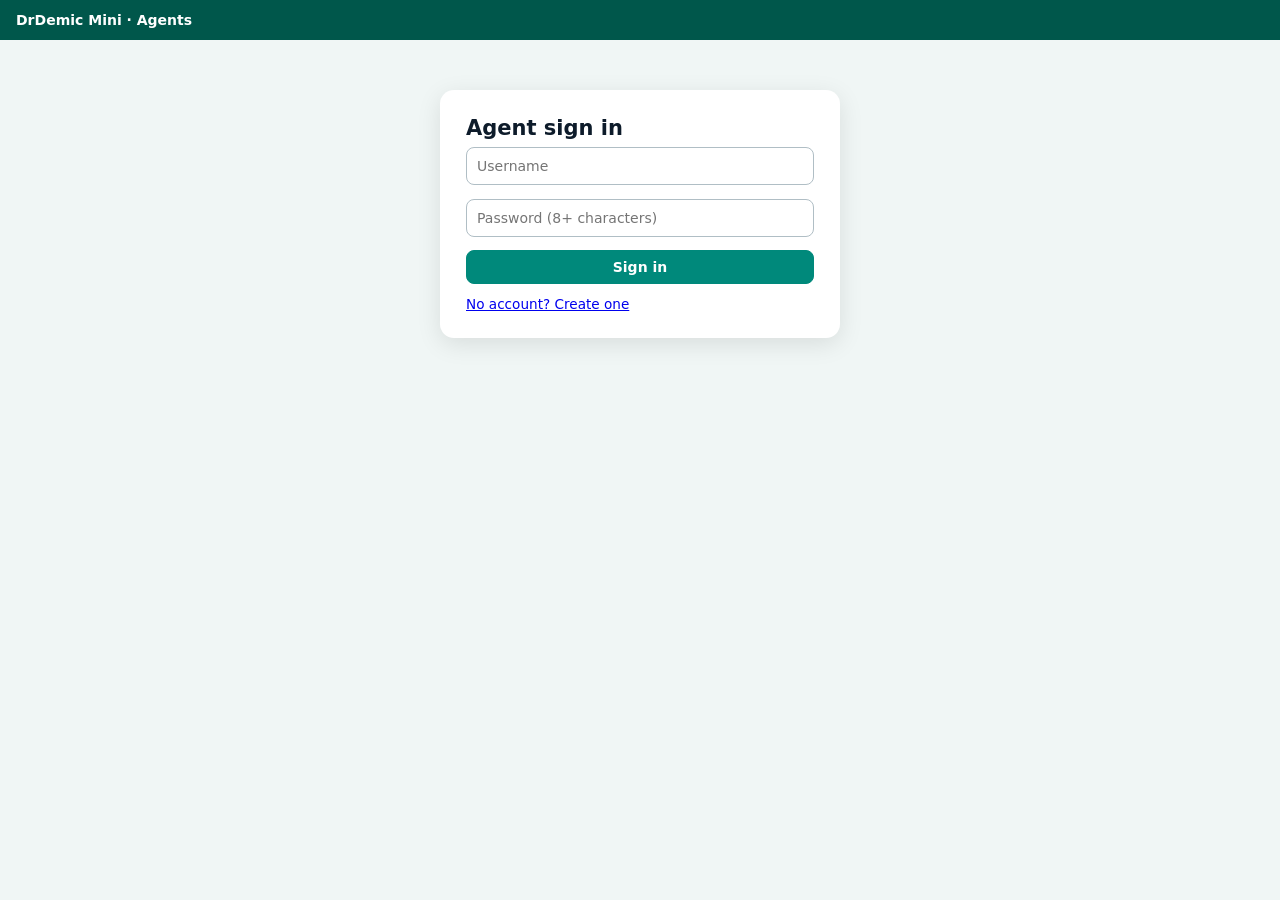
<file: agent.html>
<!DOCTYPE html>
<html lang="en"><head>
<meta charset="UTF-8"/><meta name="viewport" content="width=device-width,initial-scale=1"/>
<title>DrDemic Mini – Agents</title><meta name="robots" content="noindex"/>
<link rel="icon" type="image/png" href="/DRDEMIC-LOGO.png"/>
<style>
*{box-sizing:border-box;margin:0;padding:0}
body{font-family:'Segoe UI',system-ui,sans-serif;background:#F0F6F5;color:#0D1B2A;font-size:14px}
.top{background:#00574B;color:#fff;padding:12px 16px;display:flex;align-items:center}.sp{flex:1}
button{font:inherit;padding:8px 14px;border-radius:8px;border:1.5px solid #00897B;background:#fff;color:#00897B;cursor:pointer;font-weight:600}
button.pri{background:#00897B;color:#fff}
.box{max-width:400px;margin:50px auto;background:#fff;padding:26px;border-radius:14px;box-shadow:0 6px 24px rgba(0,0,0,.1)}
.box input{width:100%;margin:7px 0;padding:10px;border:1.5px solid #B0BEC5;border-radius:8px;font:inherit}
.wrap{max-width:760px;margin:24px auto;padding:0 16px}
.panel{background:#fff;border-radius:12px;padding:18px;box-shadow:0 3px 14px rgba(0,137,123,.14);margin-bottom:16px}
.muted{color:#546E7A;font-size:.85rem}.big{font-size:1.8rem;font-weight:800;color:#00574B}
.stats{display:grid;grid-template-columns:repeat(auto-fit,minmax(150px,1fr));gap:12px;margin-bottom:16px}
.bar{height:8px;background:#E0F2F1;border-radius:4px;overflow:hidden;margin-top:6px}.bar i{display:block;height:100%;background:#00897B}
.badge{background:#E0F2F1;color:#00695C;border-radius:12px;padding:2px 9px;font-size:.75rem;font-weight:700}
#toast{position:fixed;bottom:20px;left:50%;transform:translateX(-50%);background:#00574B;color:#fff;padding:10px 18px;border-radius:10px;display:none}
</style></head><body>
<div class="top"><b>DrDemic Mini · Agents</b><span class="sp"></span><button id="out" style="display:none" onclick="logout()">Sign out</button></div>
<div id="toast"></div>

<div id="v-auth" class="box">
  <h2 id="a-title">Agent sign in</h2>
  <input id="a-name" placeholder="Full name" style="display:none">
  <input id="a-user" placeholder="Username" autocomplete="username">
<input id="a-phone" type="tel" placeholder="Mobile-money number (rewards are paid here)" style="display:none">
<input id="a-phone2" type="tel" placeholder="Confirm the number (type it again)" style="display:none">
  <input id="a-pass" type="password" placeholder="Password (8+ characters)" autocomplete="current-password">
  <input id="a-pass2" type="password" placeholder="Repeat password" style="display:none">
  <label id="a-agree-l" style="display:none;font-size:.8rem;margin:6px 0"><input type="checkbox" id="a-agree" style="width:auto"> I accept that rewards are paid only for genuine, verified paying parents, and that fraud forfeits all rewards.</label>
  <button class="pri" style="width:100%;margin-top:6px" onclick="doAuth()" id="a-btn">Sign in</button>
  <p class="muted" style="margin-top:12px"><a href="#" onclick="setMode(mode==='login'?'signup':'login');return false" id="a-sw">No account? Create one</a></p>
</div>

<div id="v-home" class="wrap" style="display:none">
  <div class="panel" id="status"></div>
  <div id="dash"></div>
</div>

<script>
const $=id=>document.getElementById(id);
const esc=s=>String(s==null?"":s).replace(/&/g,"&amp;").replace(/</g,"&lt;").replace(/>/g,"&gt;").replace(/"/g,"&quot;");
const tzs=n=>Number(n).toLocaleString("en-US")+" TZS";
let token=localStorage.getItem("agent_token"), mode="login";
function toast(m){const t=$("toast");t.textContent=m;t.style.display="block";clearTimeout(toast.t);toast.t=setTimeout(()=>t.style.display="none",3500);}
function logout(){localStorage.removeItem("agent_token");location.reload();}
async function api(path,method="GET",body){
  const h={"Content-Type":"application/json"};if(token)h.Authorization="Bearer "+token;
  let j;try{const r=await fetch("/api/mini/agent"+path,{method,headers:h,body:body?JSON.stringify(body):undefined});
    try{j=await r.json()}catch(e){j={ok:false,error:"Server error"}}j._s=r.status;}catch(e){j={ok:false,error:"Network error"}}
  if(j._s===401&&token&&!path.startsWith("/login")&&!path.startsWith("/signup"))logout();
  return j;
}
function setMode(m){mode=m;const s=m==="signup";
  $("a-title").textContent=s?"Become an agent":"Agent sign in";
["a-name","a-phone","a-phone2","a-pass2"].forEach(i=>$(i).style.display=s?"block":"none");
  $("a-agree-l").style.display=s?"block":"none";
  $("a-btn").textContent=s?"Create account":"Sign in";
  $("a-sw").textContent=s?"Have an account? Sign in":"No account? Create one";}
async function doAuth(){
  const b={username:$("a-user").value,password:$("a-pass").value};
  if(mode==="signup"){
    if($("a-pass2").value!==b.password)return toast("Passwords do not match");
    const ph=$("a-phone").value.replace(/\D/g,""), ph2=$("a-phone2").value.replace(/\D/g,"");
    if(ph!==ph2)return toast("The two phone numbers do not match. Check the number rewards will be sent to.");
    Object.assign(b,{full_name:$("a-name").value,phone:$("a-phone").value,phone_confirm:$("a-phone2").value,confirm_password:$("a-pass2").value,agree_terms:$("a-agree").checked});
  }
  const r=await api(mode==="login"?"/login":"/signup","POST",b);
  if(!r.ok)return toast(r.error||"Failed");
  token=r.token;localStorage.setItem("agent_token",token);home();
}
async function reqLink(){const r=await api("/request_link","POST",{});if(!r.ok)return toast(r.error);toast("Requested. Wait for approval.");home();}
function copy(){const u=$("lnk").value;(navigator.clipboard?navigator.clipboard.writeText(u):Promise.reject()).then(()=>toast("Link copied")).catch(()=>prompt("Copy:",u));}
async function home(){
  const me=await api("/me");if(!me.ok)return;
  $("v-auth").style.display="none";$("v-home").style.display="block";$("out").style.display="inline-block";
  const st=$("status");
  if(me.status==="new"||me.status==="rejected")
    st.innerHTML=`<b>Hello ${esc(me.full_name)}.</b><p class="muted" style="margin:6px 0 10px">${me.status==="rejected"?"Your last request was rejected. You may ask again.":"You need an approved link before you can earn."}</p><button class="pri" onclick="reqLink()">Request my link</button>`;
  else if(me.status==="requested")st.innerHTML=`<b>Request sent ⏳</b><p class="muted">You will see your link here once it is approved.</p>`;
  else if(me.status==="suspended")st.innerHTML=`<b>Your agent account is suspended.</b><p class="muted">Contact DrDemic.</p>`;
  else{
    st.innerHTML=`<b>Your link</b><div style="display:flex;gap:8px;margin-top:8px"><input id="lnk" readonly value="${esc(me.link)}" style="flex:1;padding:9px;border:1.5px solid #B0BEC5;border-radius:8px"><button class="pri" onclick="copy()">Copy</button></div>
      <p class="muted" style="margin-top:8px">Send it to teachers/admins. You earn a reward when 10 different parents of a school have paid.</p>`;
    dash();
  }
}
async function dash(){
  const d=await api("/dashboard");if(!d.ok)return;
  const qualified=d.schools.filter(s=>s.reward_status).length;
  const badge=s=>s==="PAID"?"Paid ✓":s==="PROCESSING"?"Sending to your phone…":s==="REJECTED"?"Rejected":s==="FAILED"?"Payout failed, we'll sort it":"Qualified, paid automatically soon";
  $("dash").innerHTML=`<div class="stats">
    <div class="panel"><div class="big">${qualified}</div><div class="muted">Schools qualified</div></div>
    <div class="panel"><div class="big">${tzs(d.pending_tzs)}</div><div class="muted">Awaiting payout</div></div>
    <div class="panel"><div class="big">${tzs(d.paid_tzs)}</div><div class="muted">Paid out</div></div></div>
    <div class="panel"><b>My schools (${d.schools.length})</b>${d.schools.length?d.schools.map(s=>`
      <div style="padding:10px 0;border-bottom:1px solid #E0F2F1">
        <div style="display:flex;justify-content:space-between"><b>${esc(s.label)}</b>
          ${s.reward_status?`<span class="badge">${badge(s.reward_status)}</span>`:""}</div>
        <div class="muted">${s.paid_parents} / ${d.required} paying parents</div>
        <div class="bar"><i style="width:${Math.round(s.paid_parents/d.required*100)}%"></i></div></div>`).join(""):"<p class='muted' style='margin-top:8px'>No schools yet. Share your link.</p>"}</div>
    <p class="muted">Rewards (${tzs(d.reward)} each) are sent automatically to your registered number shortly after a school qualifies.</p>`;
}
if(token)home();else setMode("login");
</script></body></html>
</file>
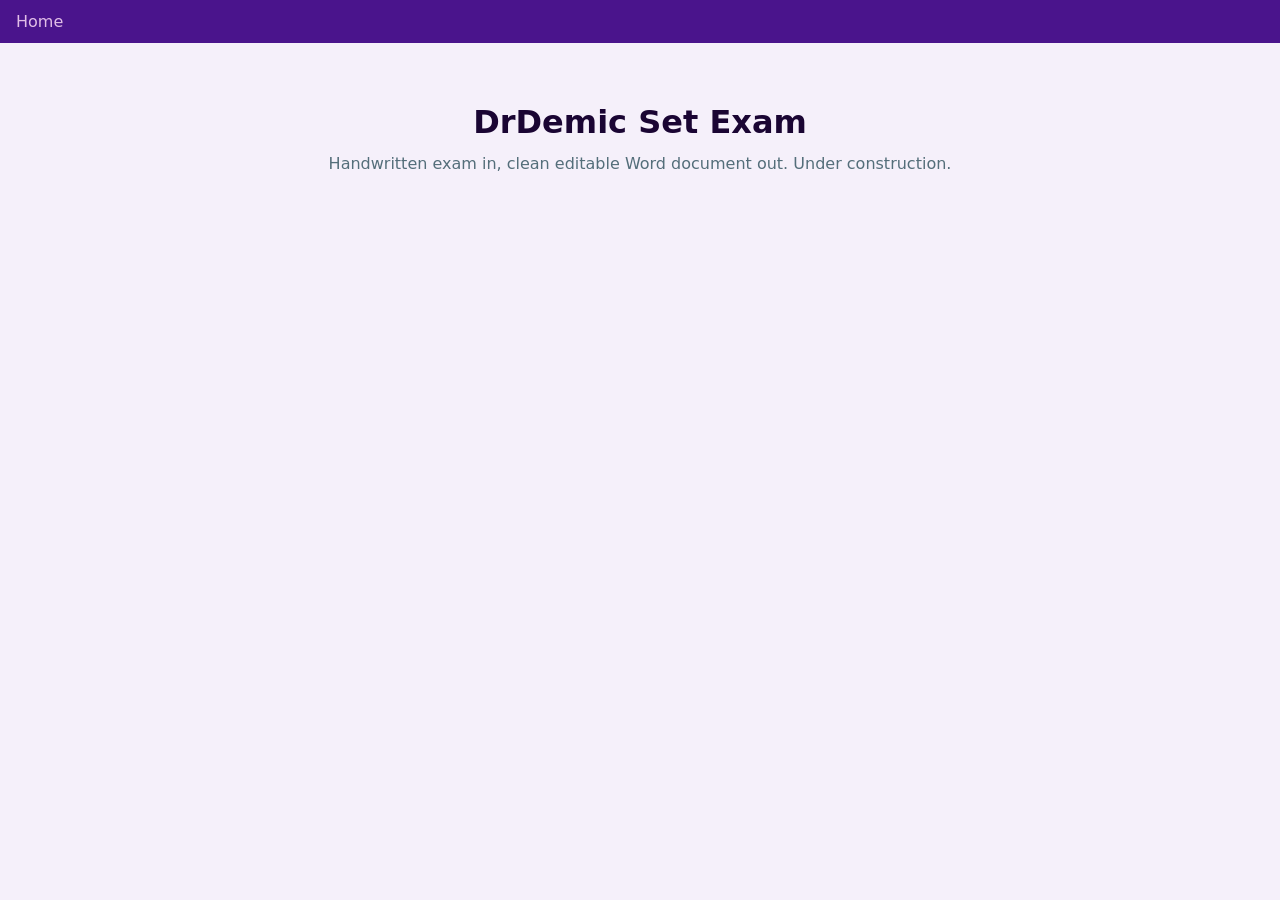
<file: exam.html>
<!DOCTYPE html>
<html lang="en"><head>
<meta charset="UTF-8"/><meta name="viewport" content="width=device-width,initial-scale=1"/>
<title>DrDemic Set Exam</title>
<meta name="robots" content="noindex"/>
<link rel="icon" type="image/png" href="/DRDEMIC-LOGO.png"/>
<style>
*{box-sizing:border-box;margin:0;padding:0}
body{font-family:'Segoe UI',system-ui,sans-serif;background:#F5F0FA;color:#1A0533;min-height:100vh}
.top{background:#4A148C;color:#fff;padding:12px 16px;display:flex;gap:12px}
.top a{color:#E1BEE7;text-decoration:none}
.wrap{max-width:720px;margin:60px auto;padding:0 16px;text-align:center}
h1{margin-bottom:10px}
p{color:#546E7A;line-height:1.6}
</style></head><body>
<div class="top"><a href="/">Home</a></div>
<div class="wrap">
  <h1>DrDemic Set Exam</h1>
  <p>Handwritten exam in, clean editable Word document out. Under construction.</p>
</div>
</body></html>
</file>
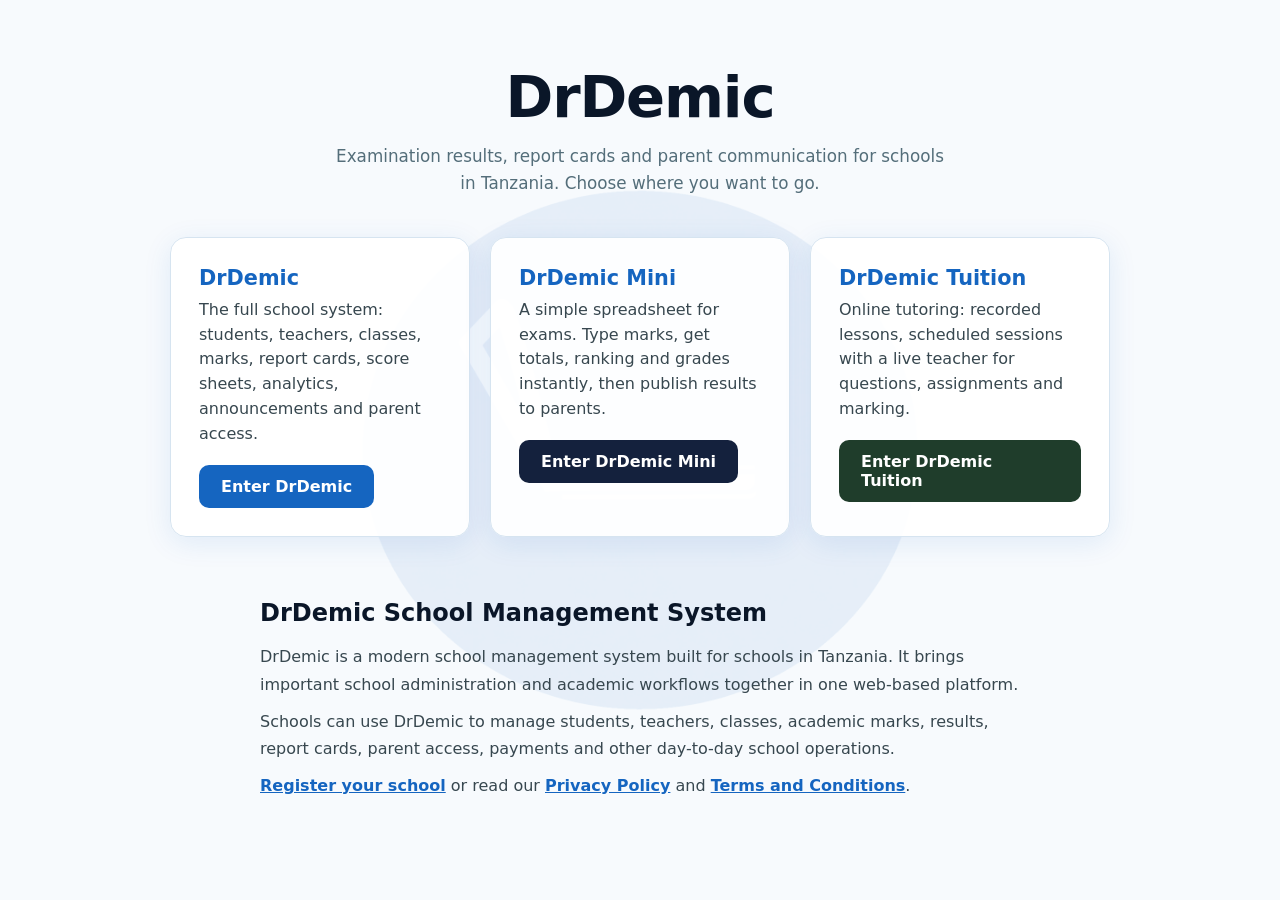
<file: home.html>
<!DOCTYPE html>
<html lang="en">
<head>
<meta charset="UTF-8" />
<meta name="viewport" content="width=device-width,initial-scale=1" />
<title>DrDemic | School Management System in Tanzania</title>
<meta name="description" content="DrDemic is a school management system for schools in Tanzania, helping manage students, teachers, academic results, report cards, parents, payments and school administration." />
<meta name="robots" content="index, follow" />
<meta name="theme-color" content="#123B63" />
<link rel="canonical" href="https://drdemic.co.tz/" />
<link rel="icon" type="image/png" href="/DRDEMIC-LOGO.png" />
<meta property="og:type" content="website" />
<meta property="og:site_name" content="DrDemic" />
<meta property="og:title" content="DrDemic | School Management System in Tanzania" />
<meta property="og:description" content="A modern school management system for managing academic results, students, teachers, parents and school administration." />
<meta property="og:url" content="https://drdemic.co.tz/" />
<meta property="og:image" content="https://drdemic.co.tz/DRDEMIC-LOGO.png" />
<meta name="twitter:card" content="summary" />
<meta name="twitter:title" content="DrDemic | School Management System in Tanzania" />
<meta name="twitter:description" content="Modern school management software for schools in Tanzania." />
<meta name="twitter:image" content="https://drdemic.co.tz/DRDEMIC-LOGO.png" />
<script type="application/ld+json">
{
  "@context": "https://schema.org",
  "@type": "SoftwareApplication",
  "name": "DrDemic",
  "applicationCategory": "EducationalApplication",
  "operatingSystem": "Web",
  "url": "https://drdemic.co.tz/",
  "description": "School management software for schools in Tanzania.",
  "publisher": { "@type": "Organization", "name": "DrDemic", "url": "https://drdemic.co.tz/" }
}
</script>
<style>
*{box-sizing:border-box;margin:0;padding:0}
body{font-family:'Segoe UI',system-ui,sans-serif;background:#F7FAFD;color:#0D1B2A;min-height:100vh;position:relative;overflow-x:hidden}
body::before{content:"";position:fixed;inset:0;background:url(/DRDEMIC-LOGO.png) center/min(70vmin,560px) no-repeat;opacity:.07;pointer-events:none}
main{position:relative;max-width:980px;margin:0 auto;padding:64px 20px 40px;text-align:center}
h1{font-size:clamp(2.2rem,7vw,3.6rem);color:#0A1628;letter-spacing:-.02em}
.tag{margin:12px auto 40px;max-width:620px;color:#546E7A;font-size:1.05rem;line-height:1.6}
.choices{display:grid;grid-template-columns:repeat(auto-fit,minmax(280px,1fr));gap:20px;text-align:left}
.card{background:rgba(255,255,255,.92);border:1.5px solid #D6E4F0;border-radius:16px;padding:28px;box-shadow:0 6px 28px rgba(21,101,192,.10)}
.card h2{font-size:1.3rem;color:#1565C0;margin-bottom:8px}
.card p{color:#37474F;line-height:1.55;margin-bottom:18px;min-height:72px}
.btn{display:inline-block;padding:12px 22px;border-radius:10px;font-weight:700;text-decoration:none;background:#1565C0;color:#fff}
.btn.alt{background:#14213d}
.btn.exam{background:#6A1B9A}
.btn:hover{opacity:.9}
section.about{margin:56px auto 0;max-width:760px;text-align:left;color:#37474F;line-height:1.7}
section.about h2{color:#0A1628;margin-bottom:10px}
section.about p{margin-bottom:10px}
a{color:#1565C0;font-weight:600}
</style>
</head>
<body>
<main>
  <h1>DrDemic</h1>
  <p class="tag">Examination results, report cards and parent communication for schools in Tanzania. Choose where you want to go.</p>
  <div class="choices">
    <div class="card">
      <h2>DrDemic</h2>
      <p>The full school system: students, teachers, classes, marks, report cards, score sheets, analytics, announcements and parent access.</p>
      <a class="btn" href="/app">Enter DrDemic</a>
    </div>
    <div class="card">
      <h2>DrDemic Mini</h2>
      <p>A simple spreadsheet for exams. Type marks, get totals, ranking and grades instantly, then publish results to parents.</p>
      <a class="btn alt" href="/mini">Enter DrDemic Mini</a>
    </div>
    <div class="card">
      <h2>DrDemic Tuition</h2>
      <p>Online tutoring: recorded lessons, scheduled sessions with a live teacher for questions, assignments and marking.</p>
      <a class="btn" style="background:#1f3d2b" href="/tuition">Enter DrDemic Tuition</a>
    </div>
  </div>
  <section class="about" id="seo-about" aria-labelledby="about-h">
    <h2 id="about-h">DrDemic School Management System</h2>
    <p>DrDemic is a modern school management system built for schools in Tanzania. It brings important school administration and academic workflows together in one web-based platform.</p>
    <p>Schools can use DrDemic to manage students, teachers, classes, academic marks, results, report cards, parent access, payments and other day-to-day school operations.</p>
    <p><a href="/register">Register your school</a> or read our <a href="/privacy">Privacy Policy</a> and <a href="/terms">Terms and Conditions</a>.</p>
  </section>
</main>
</body>
</html>
</file>
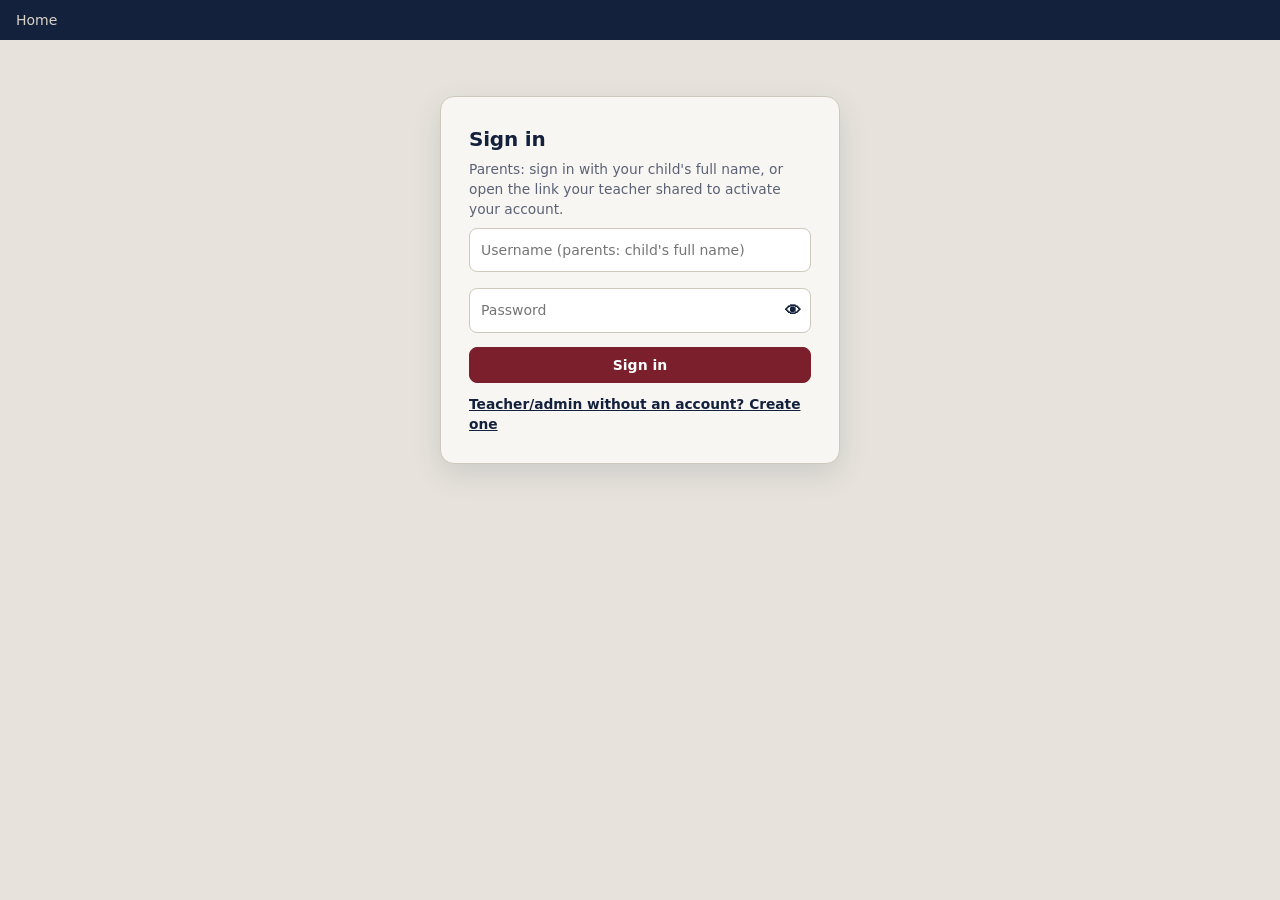
<file: mini.html>
<!DOCTYPE html>
<html lang="en"><head>
<meta charset="UTF-8"/><meta name="viewport" content="width=device-width,initial-scale=1"/>
<title>DrDemic Mini – DrDemic Sheet</title>
<meta name="robots" content="noindex"/>
<link rel="icon" type="image/png" href="/DRDEMIC-LOGO.png"/>
<style>
:root{--bg:#e7e3dc;--card:#f8f6f2;--ink:#14213d;--mut:#5b6275;--line:#cfc9bd;--pale:#efebe4;--wine:#7a1f2b;--wine2:#611822}
*{box-sizing:border-box;margin:0;padding:0}
body{font-family:'Segoe UI',system-ui,sans-serif;background:var(--bg);color:var(--ink);font-size:14px;line-height:1.45}
h2{font-size:1.25rem;letter-spacing:-.01em}h3{font-size:1.05rem}
a{color:var(--ink);font-weight:600}
:focus-visible{outline:3px solid var(--wine);outline-offset:2px}
.top{background:var(--ink);color:#fff;padding:10px 16px;display:flex;align-items:center;gap:14px}
.top a{color:#d9d3c7;text-decoration:none;font-weight:500}.top a:hover{color:#fff}.sp{flex:1}.gap{width:1px;height:24px;background:var(--line);margin:0 4px}
button,select{font:inherit;font-weight:600;min-height:36px;padding:7px 14px;border-radius:8px;border:1.5px solid var(--ink);background:transparent;color:var(--ink);cursor:pointer;transition:background .15s,transform .05s}
button:hover{background:rgba(20,33,61,.08)}button:active{transform:translateY(1px)}
button:disabled{opacity:.5;cursor:not-allowed}
button.pri{background:var(--wine);border-color:var(--wine);color:#fff}button.pri:hover{background:var(--wine2)}
button.navy{background:var(--ink);color:#fff}button.navy:hover{background:#0d1629}
button.x{border:none;background:none;color:var(--wine);padding:2px 6px;min-height:0}
.top button{border-color:#6b7490;color:#fff}.top button:hover{background:rgba(255,255,255,.12)}
.box{max-width:400px;margin:56px auto;background:var(--card);padding:28px;border-radius:14px;border:1px solid var(--line);box-shadow:0 10px 30px rgba(20,33,61,.12);display:none}
.box h2{margin-bottom:6px}
.box input{width:100%;margin:8px 0;padding:11px;border:1.5px solid var(--line);border-radius:8px;font:inherit;background:#fff;color:var(--ink)}
.box input:focus{border-color:var(--ink)}
.wrap{max-width:900px;margin:24px auto;padding:0 16px}.row{display:flex;align-items:center;gap:8px;margin-bottom:12px;flex-wrap:wrap}
.muted{color:var(--mut);font-size:.86rem}
.cards{display:grid;grid-template-columns:repeat(auto-fill,minmax(250px,1fr));gap:14px}
.card{background:var(--card);border:1px solid var(--line);border-radius:12px;padding:16px;text-decoration:none;color:inherit;display:block;transition:transform .15s,box-shadow .15s}
a.card:hover{transform:translateY(-2px);box-shadow:0 8px 22px rgba(20,33,61,.14)}
.badge{background:var(--pale);color:var(--ink);border:1px solid var(--line);border-radius:12px;padding:2px 9px;font-size:.75rem;font-weight:700}
.head{display:flex;align-items:center;gap:16px;padding:14px 16px;background:var(--card);border-bottom:1px solid var(--line)}
.logo{width:72px;height:72px;border-radius:50%;border:2px dashed #b9b2a6;display:flex;align-items:center;justify-content:center;font-size:2rem;color:#b9b2a6;cursor:pointer;overflow:hidden;flex-shrink:0}
.logo img{width:100%;height:100%;object-fit:cover}
.big{display:block;width:min(420px,70vw);border:none;border-bottom:1.5px solid var(--line);font:700 1.3rem inherit;padding:4px 0;margin:2px 0;background:none;color:var(--ink)}
.big:focus{outline:none;border-bottom-color:var(--wine)}.big.sm{font-size:1rem;font-weight:600}
.bar{display:flex;flex-wrap:wrap;align-items:center;gap:8px;padding:10px 16px;background:var(--pale);border-bottom:1px solid var(--line);position:sticky;top:0;z-index:5}
#hint{padding:10px 16px;background:var(--card);border-bottom:1px solid var(--line);border-left:4px solid var(--ink);font-size:.9rem}
#hint.warn{background:#f4e4e6;border-left-color:var(--wine)}
#hbar{display:none;align-items:flex-start;gap:12px;padding:10px 16px;background:#FFF8E1;border-top:2px solid #F9A825;font-size:.85rem;position:sticky;bottom:0;z-index:5}
td.phc{position:relative}
.lk{display:block;padding:7px 6px;text-align:center;color:#8b8f9c;letter-spacing:2px;cursor:not-allowed;background:#f3f0ea}
.tick{position:absolute;top:1px;right:4px;color:#2e7d32;font-weight:900;font-size:.8rem}
#hbar ul{margin:4px 0 0 18px}
.grid-wrap{overflow:auto;padding:12px 16px;max-height:calc(100vh - 300px)}
table{border-collapse:collapse;background:#fff;font-size:13px}
th,td{border:1px solid var(--line);padding:0;min-width:70px}
th{background:var(--ink);color:#fff;padding:7px;white-space:nowrap;position:sticky;top:0}
th input.h{background:transparent;border:none;color:#fff;font-weight:700;width:90px;text-align:center}
th input.h::placeholder{color:#b8bfd2}th.gh{cursor:pointer}
td input{width:100%;border:none;padding:8px 6px;font:inherit;background:transparent;min-width:70px;color:var(--ink)}
td input:focus{outline:2px solid var(--wine);background:#fbf3f4}
td.sn,td[id]{padding:6px;text-align:center;background:#f3f0ea;font-weight:600}
td input.num{text-align:center;width:70px}td:nth-child(2) input{min-width:200px}
td.hl{background:#FFF176!important}th.hl{background:#F9A825!important;color:var(--ink)}
.modal{position:fixed;inset:0;background:rgba(20,33,61,.55);display:none;align-items:center;justify-content:center;z-index:20}
.modal>div{background:var(--card);border-radius:12px;padding:20px;width:min(520px,94vw);max-height:80vh;overflow:auto}
.modal input{padding:7px;width:80px;border:1.5px solid var(--line);border-radius:6px;background:#fff}
.hi{border-bottom:1px solid var(--line);padding:8px 0}.hi.click{cursor:pointer}.hi.click:hover{background:var(--pale)}.hi ul{margin:4px 0 0 18px}
#toast{position:fixed;bottom:20px;left:50%;transform:translateX(-50%);background:var(--ink);color:#fff;padding:11px 18px;border-radius:10px;display:none;z-index:50}
table.res{width:100%;margin:8px 0 18px}.res td,.res th{padding:8px 10px}.res th{position:static}
.tabs2{display:flex;gap:4px;background:var(--pale);padding:4px;border-radius:10px;margin-bottom:16px;flex-wrap:wrap}
.tabs2 .tb{padding:8px 16px;border-radius:8px;border:none;background:none;color:var(--mut)}
.tabs2 .tb.on{background:var(--ink);color:#fff}
.panel{background:var(--card);border:1px solid var(--line);border-radius:12px;padding:18px;margin-bottom:16px}
.ins{display:flex;gap:10px;padding:10px 12px;border-radius:8px;margin-bottom:8px;border-left:3px solid;font-size:.85rem;line-height:1.5}
#grid th:nth-child(1),#grid td:nth-child(1){min-width:44px;width:44px;max-width:44px}
#grid th:nth-child(1),#grid th:nth-child(2),#grid td:nth-child(1),#grid td:nth-child(2){position:sticky;z-index:1}
#grid th:nth-child(1),#grid td:nth-child(1){left:0}
#grid th:nth-child(2),#grid td:nth-child(2){left:44px;box-shadow:inset -2px 0 0 #b9b2a6}
#grid td:nth-child(2){background:#fff}#grid th{z-index:2}#grid th:nth-child(1),#grid th:nth-child(2){z-index:4}
#grid tbody tr:focus-within td:not(.hl){background:#f4e4e6!important}
#grid tbody tr:focus-within td input:focus{background:#efd3d7}
#grid tbody tr:focus-within td:nth-child(2) input{font-weight:700}
#grid td:nth-child(2) input{padding-right:34px}
#grid td:nth-child(2) .vw{position:absolute;right:3px;top:50%;transform:translateY(-50%);padding:1px 7px;min-height:0;border:none;background:var(--pale);border-radius:6px;font-size:.85rem}
#analysis{padding:10px 16px 0;display:none}#analysis b.t{display:block;margin-bottom:6px;color:var(--ink)}
#analysis table{border-collapse:collapse;background:#fff}
#analysis th{position:static;background:var(--ink);color:#fff;padding:6px 18px;text-align:center}
#analysis td{padding:7px 18px;text-align:center;font-weight:700;border:1px solid var(--line)}
.rgrid{display:grid;grid-template-columns:repeat(auto-fill,minmax(260px,1fr));gap:18px}
.rc{background:var(--card);border:1px solid var(--line);border-radius:14px;padding:22px;cursor:pointer;border-top:5px solid var(--ink);transition:transform .15s,box-shadow .15s}
.rc:hover{transform:translateY(-3px);box-shadow:0 8px 26px rgba(20,33,61,.2)}
.rc.lk2{border-top-color:#b9b2a6;background:#eeebe5}
.rc-top{display:flex;justify-content:space-between;align-items:center;margin-bottom:10px}
.rc-exam{font-size:1.2rem;font-weight:800;line-height:1.25}.rc-stu{font-size:1rem;font-weight:600;margin:6px 0 2px}
@media(max-width:700px){
  .top{padding:8px 12px;gap:8px;font-size:.8rem}.head{padding:8px 12px;gap:10px}
  .logo{width:48px;height:48px;font-size:1.4rem}.big{width:100%;font-size:1rem}.big.sm{font-size:.85rem}
  .bar{flex-wrap:nowrap;overflow-x:auto;gap:5px;padding:6px 10px;scrollbar-width:none}.bar::-webkit-scrollbar{display:none}
  .bar button,.bar select{flex:0 0 auto;padding:4px 10px;font-size:.78rem;white-space:nowrap;min-height:34px}.bar .sp,.bar .gap{display:none}
  #hint{padding:8px 12px;font-size:.8rem}
  .grid-wrap{padding:6px;max-height:calc(100vh - 230px)}table{font-size:11px}
  th{padding:4px 5px;font-size:.68rem}th input.h{width:62px;font-size:.68rem}
  td input{padding:5px 4px;font-size:11px;min-width:46px}td input.num{width:46px}
  #grid td:nth-child(2) input,#grid th:nth-child(2),#grid td:nth-child(2){min-width:100px}
  #grid th:nth-child(2),#grid td:nth-child(2){left:34px}
  #grid th:nth-child(1),#grid td:nth-child(1){min-width:34px;width:34px;max-width:34px}
  #analysis{padding:6px 10px 0}#analysis th,#analysis td{padding:4px 9px;font-size:.72rem}
  .modal>div{padding:14px;font-size:.85rem}
}
</style>
</head><body>
<div class="top"><a href="/" id="home">Home</a><a href="/mini?all=1" id="back">My sheets</a>
<a href="#" id="myres" style="display:none" onclick="showAll();return false">My results</a>
<a href="#" id="subbtn" style="display:none" onclick="showSub();return false">Subscribe</a><span class="sp"></span>
<button id="logout" onclick="logout()" style="display:none">Sign out</button></div>
<div id="toast"></div>

<div id="v-auth" class="box">
  <h2 id="a-title">Sign in</h2>
  <p class="muted" id="a-hint">Parents: sign in with your child's full name, or open the link your teacher shared to activate your account.</p>
  <input id="a-user" placeholder="Username (parents: child's full name)">
  <input id="a-pass" type="password" placeholder="Password" onkeydown="if(mode==='login'&&event.key==='Enter')doAuth()">
  <div id="a-extra" style="display:none">
    <input id="a-pass2" type="password" placeholder="Repeat password">
    <input id="a-phone" type="tel" placeholder="Your phone number (for password recovery)" onkeydown="if(event.key==='Enter')doAuth()">
    <label style="display:flex;gap:8px;align-items:flex-start;font-size:.8rem;margin:8px 0;line-height:1.4;cursor:pointer">
      <input type="checkbox" id="a-agree" style="width:auto;margin:3px 0 0">
      <span>I have read and agree to the <a href="/privacy" target="_blank">Privacy Policy</a> and <a href="/terms" target="_blank">Terms &amp; Conditions</a>, including that DrDemic Mini keeps its sheets safe only through the sheet link I share.</span>
    </label>
  </div>
  <button class="pri" id="a-btn" onclick="doAuth()" style="width:100%;margin-top:6px">Sign in</button>
  <p class="muted" style="margin-top:12px"><a href="#" id="a-switch" onclick="setMode(mode==='login'?'signup':'login');return false">Teacher/admin without an account? Create one</a></p>
</div>

<div id="v-link" class="box">
  <h2 id="l-title">Results</h2><p class="muted" id="l-sub" style="margin-bottom:8px"></p>
  <div class="tabs2">
    <button class="tb on" id="lt-activate" onclick="setLinkMode('activate')">First time? Activate</button>
    <button class="tb" id="lt-signin" onclick="setLinkMode('signin')">I have an account</button>
  </div>
  <input id="l-name" placeholder="Child's full name">
  <input id="l-phone" type="tel" placeholder="Phone number the school has for you">
  <input id="l-pass" type="password" placeholder="Create a password (6+ characters)" onkeydown="if(LMODE==='signin'&&event.key==='Enter')linkLogin()">
  <input id="l-pass2" type="password" placeholder="Repeat password" onkeydown="if(event.key==='Enter')linkLogin()">
  <button class="pri" id="l-btn" onclick="linkLogin()" style="width:100%;margin-top:6px">Activate &amp; view results</button>
</div>

<div id="pw" class="wrap" style="display:none;background:#FFF8E1;padding:12px;border-radius:10px;margin-bottom:14px">
  <b>Please set your own password.</b>
  <div class="row" style="margin-top:8px"><input id="op" type="password" placeholder="Current password"><input id="np" type="password" placeholder="New password (6+)"><button class="pri" onclick="changePw()">Save</button></div>
</div>

<div id="v-dash" class="wrap" style="display:none">
  <div id="phone-banner" style="display:none;background:#FFF8E1;border-left:4px solid #FFB300;border-radius:10px;padding:12px 14px;margin-bottom:14px">
    <b>Add your phone number.</b> <span class="muted">It is how we verify you if you ever lose your password.</span>
    <div class="row" style="margin-top:8px"><input id="ph-in" type="tel" placeholder="e.g. 0712345678" style="padding:8px;border:1.5px solid #B0BEC5;border-radius:8px"><button class="pri" onclick="savePhone()">Save</button></div>
  </div>
  <div class="row"><h2 id="dash-title">My DrDemic Sheets</h2><span class="sp"></span><button onclick="openParents()">My parents</button><button class="pri" onclick="newSheet()">+ New DrDemic Sheet</button></div>
  <div id="sheets" class="cards"></div>
  <p id="sheets-more" style="display:none;margin-top:14px"><a href="/mini?all=1"><b>View all my sheets →</b></a></p>
</div>

<div id="v-parent" class="wrap" style="display:none">

  <div class="row" style="margin-bottom:10px"><h2>Recent results</h2><span class="sp"></span>
    <button class="pri" onclick="openAnalytics()"><svg viewBox="0 0 24 24" width="15" height="15" fill="currentColor" style="vertical-align:-2px"><path d="M19 3H5c-1.1 0-2 .9-2 2v14c0 1.1.9 2 2 2h14c1.1 0 2-.9 2-2V5c0-1.1-.9-2-2-2zM9 17H7v-7h2v7zm4 0h-2V7h2v10zm4 0h-2v-4h2v4z"/></svg> Analytics</button></div>
  <div id="pres"></div>
  <p id="pall" style="display:none;margin:10px 0 14px"><a href="#" onclick="showAll();return false"><b>View all my results →</b></a></p>
  <h2 style="margin:18px 0 10px">Announcements</h2><div id="pann"></div>
</div>

<div id="v-an" class="wrap" style="display:none">
  <div class="row"><button onclick="loadParent(PUB)">← Back</button><h2>Academic Analytics</h2></div>
  <div id="an-locked" style="display:none;align-items:center;justify-content:space-between;gap:12px;flex-wrap:wrap;background:#FFF8E1;border-left:4px solid #FFB300;border-radius:10px;padding:14px 18px;margin-bottom:16px">
    <div style="color:#5D4037"><b>🔒 Subscribe to unlock analytics.</b> Graphs and insights fill in once your subscription is active.</div>
    <button class="pri" onclick="showSub()">View Plans</button></div>
  <div id="an-child-wrap" style="display:none;margin-bottom:12px"><select id="an-child" onchange="anChild=+this.value;anRender()"></select></div>
  <div class="tabs2"><button class="tb on" id="tb-avg" onclick="anTabSet('avg')">Overall Average Trend</button>
    <button class="tb" id="tb-subject" onclick="anTabSet('subject')">Subject Trend</button></div>
  <div id="an-subj-wrap" style="display:none;margin-bottom:12px"><select id="an-subj" onchange="anRender()"></select></div>
  <div class="panel"><canvas id="an-chart" style="width:100%;height:260px;display:block"></canvas></div>
  <div style="display:grid;grid-template-columns:repeat(auto-fit,minmax(260px,1fr));gap:16px;margin-bottom:16px">
    <div class="panel" style="margin:0"><b style="color:#00A040">💪 Best Subjects</b><div id="an-best" style="margin-top:8px"></div></div>
    <div class="panel" style="margin:0"><b style="color:#C62828">📚 Needs Attention</b><div id="an-weak" style="margin-top:8px"></div></div>
  </div>
  <div class="panel"><b>💡 Insights &amp; Recommendations</b><div id="an-ins" style="margin-top:10px"></div></div>
</div>

<div id="v-sub" class="wrap" style="display:none">
  <div class="row"><button onclick="loadParent(PUB)">← Back</button><h2>Subscription</h2></div>
  <p class="muted" style="margin-bottom:12px">Unlock detailed analytics, performance graphs and insights.</p>
  <div id="sub-body"></div>
</div>
<datalist id="subj-list"></datalist>

<div id="v-all" class="wrap" style="display:none">
  <div class="row"><h2>My results</h2></div>
  <div id="allcards"></div>
</div>
<div id="v-res" class="wrap" style="display:none">
  <div class="row"><button onclick="show(resBack)">← Back</button></div>
  <div id="res-body"></div>
</div>

<div id="v-sheet" style="display:none">
  <div class="head">
    <label class="logo" onclick="$('logo-in').click()"><img id="logo-img" style="display:none" alt=""><span id="logo-plus">+</span></label>
    <input type="file" id="logo-in" accept="image/*" style="display:none" onchange="upLogo(this)">
    <div>
      <input id="school" class="big" placeholder="Enter school name" oninput="mark()">
      <input id="exam" class="big sm" placeholder="Enter exam name" oninput="mark()">
      <input id="cls" class="big sm" placeholder="Enter class (e.g. Form 1)" oninput="mark()">
    </div>
  </div>
  <div class="bar">
    <button class="pri" onclick="saveSheet()">SAVE</button>
    <button id="b-pub" class="navy" onclick="openPublish()">Publish</button>
    <span class="gap"></span>
    <select id="type" onchange="setType(this.value)" title="Sheet type"></select>
    <button onclick="openGrades()">Edit Grades</button>
    <button id="b-nc" onclick="openNC()" style="display:none">Non-contributing</button>
    <span class="gap"></span>
    <button onclick="$('imp').click()">Import</button><input type="file" id="imp" accept=".xlsx,.csv" style="display:none" onchange="doImport(this)">
    <button onclick="dl('template')">Template</button>
    <button onclick="dl('download')">Download PDF</button>
    <span class="sp"></span>
    <button onclick="copyLink()">Copy Link</button>
    <button onclick="showHistory()">History</button>
    <button id="b-ann" onclick="openAnn()">Send Announcements</button>
  </div>
  <div id="hint"></div>
  <div id="analysis"></div>
  <div class="grid-wrap"><table id="grid"></table></div>
  <div id="hbar"><div style="flex:1"><b id="hbar-t"></b><div id="hbar-x"></div></div><button onclick="exitChanges()">Exit history view</button></div>
</div>

<div class="modal" id="m-stu"><div style="width:min(640px,94vw)">
  <div class="row"><button class="pri" onclick="stuPdf()">⬇ PDF</button><span class="sp"></span><button onclick="closeStu()">Close</button></div>
  <div id="stu-body"></div>
</div></div>
<div class="modal" id="m-pay"><div>
  <h3>Pay for <span id="pay-name"></span></h3>
  <p class="muted" style="margin:6px 0 10px">Unlocks the PDF for this student. Any mobile-money phone works, no smartphone needed. A payment prompt is sent to the number below and the PIN is entered on that phone.</p>
  <input id="pay-phone2" type="tel" placeholder="Number that will pay, e.g. 0712345678" style="width:100%;padding:10px">
  <div id="pay-plans" style="display:flex;gap:10px;flex-wrap:wrap;margin-top:10px"></div>
  <div id="pay-st" class="muted" style="margin-top:10px"></div>
  <div style="text-align:right;margin-top:10px"><button onclick="closePay()">Close</button></div>
</div></div>

<div class="modal" id="m-grades"><div>
  <h3>Edit Grades</h3><p class="muted" style="margin:6px 0 10px">Boundaries drive every grade on the sheet. Points: top grade = 1, next = 2 and so on. Divisions use the NECTA bands.</p>
  <div id="gl"></div><div class="row" style="margin-top:10px"><button onclick="addGrade()">+ Add grade</button><span class="sp"></span><button onclick="closeM()">Cancel</button><button class="pri" onclick="applyGrades()">Apply</button></div>
</div></div>
<div class="modal" id="m-nc"><div>
  <h3>Subjects that do not contribute</h3>
  <p class="muted" style="margin:6px 0 10px">Tick subjects that must NOT count toward points, division or average (e.g. Religion). Their grades are still shown.</p>
  <div id="nc-list"></div>
  <div class="row" style="margin-top:12px"><span class="sp"></span><button onclick="closeM()">Cancel</button><button class="pri" onclick="applyNC()">Apply</button></div>
</div></div>
<div class="modal" id="m-hist"><div><h3>History</h3><div id="hl"></div><div style="text-align:right;margin-top:10px"><button onclick="closeM()">Close</button></div></div></div>
<div class="modal" id="m-pub"><div>
  <h3>Publish results</h3>
  <p class="muted" style="margin:6px 0 10px">Parents open the link, sign in with their child's name, and see only their child's result.</p>
  <label class="row"><input type="radio" name="pm" value="all" checked onchange="pubMode()" style="width:auto"> Publish to all</label>
  <label class="row"><input type="radio" name="pm" value="except" onchange="pubMode()" style="width:auto"> Publish to all except…</label>
  <div id="pub-except" style="display:none">
    <div class="row"><input id="rs-search" placeholder="Search by name…" oninput="drawRestrict()" style="flex:1;width:auto;padding:7px">
      <button onclick="rsBulk(true)">Restrict all shown</button><button onclick="rsBulk(false)">Clear all shown</button></div>
    <div class="muted" id="rs-count" style="margin-bottom:6px"></div>
    <div id="rs-list" style="max-height:40vh;overflow:auto"></div>
  </div>
  <div id="pub-link" style="display:none;margin-top:12px;background:#efebe4;padding:10px;border-radius:8px">
    <b>Parents link</b> <span class="muted" id="pub-sum"></span>
    <div class="row" style="margin:6px 0 0"><input id="pub-url" readonly style="flex:1;width:auto;padding:7px"><button class="pri" onclick="copyMsg()">Copy message</button></div>
  </div>
  <div class="row" style="margin-top:12px"><button class="x" id="pub-off" onclick="unpublish()" style="display:none">Unpublish</button><span class="sp"></span>
    <button onclick="closeM()">Close</button><button class="pri" id="pub-go" onclick="doPublish()">Publish</button></div>
</div></div>

<div class="modal" id="m-par"><div>
  <h3>My parents</h3>
  <p class="muted" style="margin:6px 0 8px">A parent forgot their password? Confirm it is really the parent, find the child, press Reset, and give the parent the temporary code. They sign in with the child's full name and that code, then choose a new password.</p>
  <input id="par-q" placeholder="Search child's name…" oninput="loadParents()" style="width:100%;padding:8px;margin-bottom:8px">
  <div id="par-list" style="max-height:50vh;overflow:auto"></div>
  <div style="text-align:right;margin-top:10px"><button onclick="closeM()">Close</button></div>
</div></div>

<div class="modal" id="m-ann"><div>
  <h3>Send announcement</h3>
  <p class="muted" style="margin:6px 0 10px">Goes to parent accounts linked to students on this sheet. Parents who link later will see it too.</p>
  <input id="an-title" placeholder="Title" style="width:100%;margin-bottom:8px;padding:8px">
  <textarea id="an-body" rows="5" placeholder="Message to parents…" style="width:100%;padding:8px;border:1.5px solid #B0BEC5;border-radius:6px;font:inherit"></textarea>
  <div class="row" style="margin-top:10px"><span class="sp"></span><button onclick="closeM()">Cancel</button><button class="pri" onclick="sendAnn()">Send</button></div>
</div></div>

<script>
const $=id=>document.getElementById(id);
const esc=s=>String(s==null?"":s).replace(/&/g,"&amp;").replace(/</g,"&lt;").replace(/>/g,"&gt;").replace(/"/g,"&quot;");
const rid=()=>Math.random().toString(36).slice(2,8);
const TYPES={marks:"Marks Score Sheet",primary:"Primary Grade Score Sheet",secondary:"Secondary Grade Score Sheet",advanced:"Advanced-Level Grade Score Sheet"};
let PUB=null, LSTEP=1, RSL=[], LK=new Set();
const norm=s=>String(s||"").toLowerCase().split(/\s+/).filter(Boolean).join(" ");
let token=localStorage.getItem("mini_token"), me=JSON.parse(localStorage.getItem("mini_me")||"null");
let S=null, dirty=false, mode="login", gtmp=[];
let EDITS={};
window.onbeforeunload=e=>dirty?(e.preventDefault(),""):undefined;

function toast(m){const t=$("toast");t.textContent=m;t.style.display="block";clearTimeout(toast.t);toast.t=setTimeout(()=>t.style.display="none",3500);}
function show(v){["auth","dash","parent","sheet","link","an","sub","all","res"].forEach(x=>$("v-"+x).style.display=x===v?"block":"none");
  const par=me&&me.role==="parent";
  $("logout").style.display=me?"inline-block":"none";
  $("back").style.display=me&&me.role==="owner"?"inline":"none";
  $("subbtn").style.display=par?"inline":"none";
  $("myres").style.display=par?"inline":"none";
  $("home").href=me?"/mini":"/";}
async function api(path,method="GET",body){
  const h={"Content-Type":"application/json"}; if(token)h.Authorization="Bearer "+token;
  let j; try{const r=await fetch("/api/mini"+path,{method,headers:h,body:body?JSON.stringify(body):undefined});
    try{j=await r.json()}catch(e){j={ok:false,error:"Server error"}} j._status=r.status;
  }catch(e){j={ok:false,error:"Network error"};}
  if(j._status===401&&token&&!PUB&&!path.startsWith("/auth/login")) logout();
  return j;
}
function setAuth(r){token=r.token;me={username:r.username,role:r.role,must_change:!!r.must_change_password};
  localStorage.setItem("mini_token",token);localStorage.setItem("mini_me",JSON.stringify(me));}
function logout(){localStorage.removeItem("mini_token");localStorage.removeItem("mini_me");dirty=false;location.href="/mini";}

// ── auth / dashboard / parent ──
function setMode(m){mode=m;
  $("a-title").textContent=m==="login"?"Sign in":"Create teacher/admin account";
  $("a-btn").textContent=m==="login"?"Sign in":"Create account";
  $("a-extra").style.display=m==="signup"?"block":"none";
  $("a-hint").style.display=m==="login"?"block":"none";
  $("a-user").placeholder=m==="login"?"Username (parents: child's full name)":"Choose a username";
  $("a-pass").placeholder=m==="login"?"Password":"Create password";
  $("a-switch").textContent=m==="login"?"Teacher/admin without an account? Create one":"Already have an account? Sign in";}
async function doAuth(){
  const body={username:$("a-user").value,password:$("a-pass").value};
  if(mode==="signup"){
    if(!$("a-phone").value.trim())return toast("Enter your phone number");
    if(body.password!==$("a-pass2").value)return toast("Passwords do not match");
    if(!$("a-agree").checked)return toast("Please tick the box to accept the Privacy Policy and Terms");
    body.phone=$("a-phone").value.trim(); body.confirm_password=$("a-pass2").value; body.agree_terms=true;
    body.ref=localStorage.getItem("mini_ref")||"";
  }
  const r=await api(mode==="login"?"/auth/login":"/auth/signup","POST",body);
  if(!r.ok) return toast(r.error||"Failed");
  if(mode==="signup")localStorage.removeItem("mini_ref");
  setAuth(r); location.href="/mini";
}
async function loadDash(all){
  show("dash"); if(me.must_change)$("pw").style.display="block";
  const r=await api("/sheets");
  $("phone-banner").style.display=r.ok&&!r.has_phone?"block":"none";
  const list=r.ok?r.sheets:[], shown=all?list:list.slice(0,6);
  $("dash-title").textContent=all?"All my sheets":"My DrDemic Sheets";
  $("sheets-more").style.display=!all&&list.length>6?"block":"none";
  $("sheets").innerHTML=shown.length?shown.map(s=>`<a class="card" href="/mini?s=${esc(s.key)}"><b>${esc(s.exam_name||"Untitled exam")}</b>
    <div class="muted">${esc(s.school_name||"No school name")}</div><div class="muted">${TYPES[s.sheet_type]} · ${s.students} students</div>
    ${s.shared?'<span class="badge" style="background:#FFF3E0;color:#E65100">Shared with you</span> ':""}${s.published?'<span class="badge">Published</span>':""}</a>`).join(""):"<p class='muted'>No sheets yet. Create your first one.</p>";
}
async function savePhone(){
  const r=await api("/auth/phone","POST",{phone:$("ph-in").value});
  if(!r.ok)return toast(r.error||"Failed");
  $("phone-banner").style.display="none";toast("Phone number saved");
}
function openParents(){$("par-q").value="";$("m-par").style.display="flex";loadParents();}
async function loadParents(){
  const r=await api("/parents?q="+encodeURIComponent($("par-q").value.trim()));
  $("par-list").innerHTML=r.ok&&r.parents.length?r.parents.map(p=>`<div class="hi"><b>${esc(p.name)}</b>
    <span class="muted">${esc(p.phone?"0"+p.phone.slice(3):"no phone")} · ${p.linked?"has account":"not signed up yet"}</span>
    ${p.linked?`<button style="float:right;padding:3px 10px" onclick="resetParent(${p.id})">Reset password</button>`:""}</div>`).join("")
    :"<p class='muted'>No students yet. Students appear here after you publish a sheet.</p>";
}
async function resetParent(id){
  if(!confirm("Reset this parent's password?\n\nMake sure you are speaking to the real parent."))return;
  const r=await api(`/parents/${id}/reset_password`,"POST",{});
  if(!r.ok)return toast(r.error||"Failed");
  prompt("Temporary code (shown once). Give it to the parent:",r.temp_password);
}
async function newSheet(){const r=await api("/sheets","POST");if(r.ok)location.href="/mini?s="+r.key;else toast(r.error);}
const HOME_MAX=6;                         // cards shown on the parent home page
let CMAP={}, CID=0, resBack="parent"; 
async function loadParent(pub,auto){
  show("parent"); if(me.must_change)$("pw").style.display="block";
  renderParent(await api("/parent/results"+(pub?"?pub="+encodeURIComponent(pub):"")),auto);
}
function buildCards(r){
  const out=[];
  if(!r.ok)return out;
  r.results.forEach(s=>s.children.forEach(k=>{
    const c={...k,exam:s.exam_name,school:s.school_name,cls:s.class_name,type:s.sheet_type,at:s.published_at,locked:!!s.locked,token:s.token,cid:++CID};
    CMAP[c.cid]=c;out.push(c);}));
  return out;
}
function cardHTML(c,from){
  const d=c.at?new Date(c.at.replace(" ","T")+"Z").toLocaleDateString(undefined,{day:"numeric",month:"short",year:"numeric"}):"";
  const kind={marks:"Marks",primary:"Primary",secondary:"Secondary",advanced:"Advanced"}[c.type]||"";
  return `<div class="rc${c.locked?" lk2":""}" onclick="openCard(${c.cid},'${from}')">
    <div class="rc-top"><span class="badge">${kind}</span>${c.locked?"<span>🔒</span>":c.restricted?"<span>🚫</span>":""}</div>
    <div class="rc-exam">${esc(c.exam||"Exam results")}</div>
    <div class="rc-stu">${esc(c.student)}</div>
    <div class="muted">${esc(c.school)}${c.cls?" · "+esc(c.cls):""}</div>
    <div class="muted" style="margin-top:8px">${d}</div></div>`;
}
function detailHTML(k){
  const v=x=>x==null?"-":x;
  const head=`<b>${esc(k.student)}</b> <span class="muted">· ${esc(k.exam||"Exam")} · ${esc(k.school)}</span>`;
  if(k.restricted)return `<div class="card" style="border-left:4px solid #C62828">${head}
    <p style="margin-top:8px;color:#B71C1C"><b>🚫 These results are withheld by the school.</b>${k.reason?" Reason: "+esc(k.reason):""}</p>
    <p class="muted">Please contact the school office.</p></div>`;
  return `<div class="card">${head}
    <table class="res"><tr><th>Subject</th><th>Score</th>${k.type==="marks"?"<th>Position</th>":""}</tr>${k.subjects.map(x=>`<tr><td>${esc(x.name)}</td><td>${v(x.score)}</td>${k.type==="marks"?`<td>${x.position!=null?x.position+"/"+x.out_of:"-"}</td>`:""}</tr>`).join("")}</table>
    <b>Total:</b> ${v(k.total)} &nbsp; <b>Average:</b> ${v(k.average)} &nbsp; ${k.position!=null?`<b>Position:</b> ${k.position} / ${k.out_of} &nbsp; `:""}<b>Grade:</b> ${k.grade}
    ${k.division?` &nbsp; <b>Points:</b> ${k.points} &nbsp; <b>Division:</b> ${k.division}`:""}</div>`;
}
function openCard(cid,from){
  const c=CMAP[cid];if(!c)return;
  if(c.locked){
    if(confirm("These results were published while you had no active subscription.\n\nSubscribe to view them?"))showSub();
    return;
  }resBack=from||"parent";$("res-body").innerHTML=(c.restricted?"":pdfBtnHTML(`pdfParent(${cid})`))+detailHTML(c);show("res");
  
}
async function showAll(){
  show("all");$("allcards").innerHTML="<p class='muted'>Loading…</p>";
  const cards=buildCards(await api("/parent/results"));
  $("allcards").innerHTML=cards.length?`<div class="rgrid">${cards.map(c=>cardHTML(c,"all")).join("")}</div>`:"<p class='muted'>No published results yet.</p>";
}
function renderParent(r,auto){
  const cards=buildCards(r);
  $("pres").innerHTML=cards.length?`<div class="rgrid">${cards.slice(0,HOME_MAX).map(c=>cardHTML(c,"parent")).join("")}</div>`:"<p class='muted'>No published results yet.</p>";
  $("pall").style.display=(cards.length>HOME_MAX||PUB)?"block":"none";
  const an=r.announcements||[];
  $("pann").innerHTML=an.length?an.map(a=>`<div class="card" style="margin-bottom:10px"><b>${esc(a.title)}</b>
    <div class="muted">${esc(a.exam_name||"")} · ${new Date(a.posted_at.replace(" ","T")+"Z").toLocaleString()}</div>
    <p style="margin-top:6px;white-space:pre-wrap">${esc(a.body)}</p></div>`).join(""):"<p class='muted'>No announcements.</p>";
  if(auto&&cards.length===1&&!cards[0].locked)openCard(cards[0].cid,"parent");   // WhatsApp link: go straight in
}

async function bootLink(tok){
  PUB=tok;
  const info=await api("/link/"+encodeURIComponent(tok));
  if(!info.ok){show("auth");setMode("login");return toast("This results link is not valid, or results are not published");}
  $("l-title").textContent=info.school_name||"School results";
  $("l-sub").textContent=[info.exam_name,info.class_name].filter(Boolean).join(" · ");
  if(token&&me&&me.role==="parent"){                       // already signed in? go straight to the results
    const r=await api("/parent/results?pub="+encodeURIComponent(tok));
    if(r.ok&&r.results.length){show("parent");return renderParent(r,true);}
  }
  show("link"); setLinkMode("activate");
}
let LMODE="activate";
function setLinkMode(m){
  LMODE=m;
  $("lt-activate").classList.toggle("on",m==="activate");
  $("lt-signin").classList.toggle("on",m==="signin");
  const vis=(id,on)=>{const e=$(id);(e.parentElement.tagName==="SPAN"?e.parentElement:e).style.display=on?"block":"none";};
  vis("l-phone",m==="activate"); vis("l-pass2",m==="activate");
  $("l-pass").placeholder=m==="activate"?"Create a password (6+ characters)":"Your password";
  $("l-btn").textContent=m==="activate"?"Activate & view results":"Sign in";
}
async function linkLogin(){
  const name=$("l-name").value.trim(), pass=$("l-pass").value;
  if(!name)return toast("Enter the child's full name");
  let body;
  if(LMODE==="activate"){
    const phone=$("l-phone").value.trim(), p2=$("l-pass2").value;
    if(!phone)return toast("Enter the phone number the school has for you");
    if(pass.length<6)return toast("Password must be at least 6 characters");
    if(pass!==p2)return toast("Passwords do not match");
    body={mode:"activate",name,phone,new_password:pass,confirm_password:p2};
  }else{
    if(!pass)return toast("Enter your password");
    body={mode:"signin",name,password:pass};
  }
  const r=await api(`/link/${encodeURIComponent(PUB)}/login`,"POST",body);
  if(!r.ok){
    if(r.code==="already_linked")setLinkMode("signin");
    if(r.code==="not_activated")setLinkMode("activate");
    return toast(r.error||"Failed");
  }
  setAuth(r);loadParent(PUB,true);
}
async function changePw(){const r=await api("/auth/change_password","POST",{old_password:$("op").value,new_password:$("np").value});
  if(r.ok){setAuth(r);$("pw").style.display="none";toast("Password updated");}else toast(r.error);}

// ── sheet ──
function mark(){dirty=true;stepHint();}
function stepHint(){
  const el=$("hint");if(!el||!S)return;
  const has=S.rows.some(r=>r.name.trim());let t,cls="";
  if(dirty){t="You have unsaved changes. Press <b>SAVE</b> to keep them.";cls="warn";}
  else if(!has)t="<b>Start here:</b> type student names and marks in the table, or use <b>Import</b>.";
  else if(!S.published)t=S.is_owner?"Results look right? Press <b>Publish</b> to share them with parents.":"Saved. Only the sheet owner can publish.";
  else t="Published ✓ Press <b>Manage</b> to copy the parents link, or <b>Send Announcements</b>.";
  el.className=cls;el.innerHTML=t;
}
function cols(){return ["name","phone",...S.subjects.map(s=>s.id)];}
function extra(){return S.sheet_type==="secondary"||S.sheet_type==="advanced";}
function gradeFor(a){if(a==null)return"-";for(const g of S.grade_rules)if(a>=g.min)return g.grade;return S.grade_rules[S.grade_rules.length-1].grade;}
const O_DIV=[[7,17,"I"],[18,21,"II"],[22,25,"III"],[26,33,"IV"],[34,50,"0"]],A_DIV=[[3,9,"I"],[10,12,"II"],[13,17,"III"],[18,19,"IV"],[20,21,"0"]];
function isGrade(){return S.sheet_type!=="marks";}
function ptsFor(v){const i=S.grade_rules.findIndex(g=>v>=g.min);return i<0?S.grade_rules.length:i+1;}
function calc(r){
  const nc=new Set(S.noncredit||[]),g=isGrade();
  const ids=S.subjects.filter(s=>s.name.trim()&&!(g&&nc.has(s.id))).map(s=>s.id);
  const v=ids.map(i=>parseFloat(r.marks[i])).filter(x=>!isNaN(x));
  const t=v.reduce((a,b)=>a+b,0),o={total:v.length?+t.toFixed(2):null,avg:v.length?+(t/v.length).toFixed(2):null,points:null,division:null};
  if(extra()){
    const sec=S.sheet_type==="secondary",need=sec?7:3,bands=sec?O_DIV:A_DIV;
    if(v.length<need)o.points=o.division="INC";
    else{const p=v.map(ptsFor).sort((a,b)=>a-b).slice(0,need).reduce((a,b)=>a+b,0);
      o.points=p;o.division=(bands.find(b=>p>=b[0]&&p<=b[1])||[0,0,"0"])[2];}
  }
  return o;
}
function cellVal(r,s){const m=r.marks[s.id];if(m===undefined||m==="")return"";
  if(!isGrade())return m;const n=parseFloat(m);return isNaN(n)?m:gradeFor(n);}
function tailHead(){const t=S.sheet_type,gh=`<th class="gh" onclick="openGrades()" title="Edit grade boundaries">Grade ✎</th>`;
  return t==="marks"?`<th>Total</th><th>Average</th><th>Position</th>`+gh:t==="primary"?`<th>Average</th>`+gh:`<th>Points</th><th>Division</th>`;}
function tailCells(i,r,c){const t=S.sheet_type;
  if(t==="marks")return `<td id="t${i}">${c.total??""}</td><td id="a${i}">${c.avg??""}</td><td id="p${i}">${r.position??""}</td><td id="g${i}">${c.avg==null?"":gradeFor(c.avg)}</td>`;
  if(t==="primary")return `<td id="a${i}">${c.avg??""}</td><td id="g${i}">${c.avg==null?"":gradeFor(c.avg)}</td>`;
  return `<td id="q${i}">${c.points??""}</td><td id="d${i}">${c.division??""}</td>`;}
function updTail(i){const c=calc(S.rows[i]),set=(p,v)=>{const e=$(p+i);if(e)e.textContent=v??""};
  set("t",c.total);set("a",c.avg);set("g",c.avg==null?"":gradeFor(c.avg));set("q",c.points);set("d",c.division);renderAnalysis();}
function rowHTML(i){const r=S.rows[i],c=calc(r);
  return `<tr><td class="sn">${i+1}</td><td><input data-r="${i}" data-c="0" value="${esc(r.name)}">${S.is_owner?`<button class="vw" title="View result" onclick="viewStudent(${i})">👁</button>`:""}</td><td class="phc" data-r="${i}">${phoneInner(i)}</td>`
  +S.subjects.map((s,k)=>`<td><input class="num" data-r="${i}" data-c="${k+2}" value="${esc(cellVal(r,s))}"></td>`).join("")
  +`<td></td>`+tailCells(i,r,c)+`</tr>`;}
function renderGrid(){
  $("grid").innerHTML=`<thead><tr><th>S/N</th><th>Student Name</th><th>Account/Phone Number</th>`
   +S.subjects.map((s,i)=>`<th><input class="h" list="subj-list" data-sub="${i}" value="${esc(s.name)}" placeholder="Subject"><button class="x" onclick="delSub(${i})" title="Remove subject">×</button></th>`).join("")
   +`<th><button onclick="addSub()">+ Add Subject</button></th>`+tailHead()+`</tr></thead><tbody></tbody>`;
  ensureBlank(); S.rows.forEach((_,i)=>addRowEl(i)); applyHL(); renderAnalysis();
  }
function blank(){return{id:"r"+rid(),name:"",phone:"",marks:{}};}
function ensureBlank(){const l=S.rows[S.rows.length-1];if(!l||l.name||l.phone||Object.keys(l.marks).length)S.rows.push(blank());}
function isLinked(r){const n=norm(r.name);return !!n&&LK.has(n);}
function phoneInner(i){const r=S.rows[i];
  return isLinked(r)?`<span class="lk" title="Linked to a parent account, no phone number needed">...</span><span class="tick">✓</span>`
   :`<input data-r="${i}" data-c="1" value="${esc(r.phone)}">`;}
function addRowEl(i){$("grid").tBodies[0].insertAdjacentHTML("beforeend",rowHTML(i));}
function setCell(r,c,v){
  EDITS[r.id+"|"+(c===0?"name":c===1?"phone":S.subjects[c-2].id)]=v;
  if(c===0)r.name=v;else if(c===1){if(!isLinked(r))r.phone=v;}else{const id=S.subjects[c-2].id;if(String(v).trim()==="")delete r.marks[id];else r.marks[id]=v;}
}
$("grid").addEventListener("input",e=>{
  const t=e.target; if(t.dataset.sub!==undefined){S.subjects[+t.dataset.sub].name=t.value;return mark();}
  if(t.dataset.r===undefined)return;
  const i=+t.dataset.r,r=S.rows[i]; setCell(r,+t.dataset.c,t.value); mark();
  if(+t.dataset.c===0){const td=document.querySelector(`td.phc[data-r="${i}"]`);if(td)td.innerHTML=phoneInner(i);}
  updTail(i);
  if(i===S.rows.length-1){S.rows.push(blank());addRowEl(S.rows.length-1);}
});
$("grid").addEventListener("keydown",e=>{
  const t=e.target; if(t.dataset.r===undefined)return;
  const r=+t.dataset.r,c=+t.dataset.c; let nr=r,nc=c;
  if(e.key==="Enter"||e.key==="ArrowDown")nr=r+1;
  else if(e.key==="ArrowUp")nr=r-1;
  else if(e.key==="ArrowLeft"){if(t.selectionStart!==0||t.selectionEnd!==0)return;nc=c-1;}   // only jump at the text edge
  else if(e.key==="ArrowRight"){const L=t.value.length;if(t.selectionStart!==L||t.selectionEnd!==L)return;nc=c+1;}
  else return;
  e.preventDefault();
  let n=document.querySelector(`input[data-r="${nr}"][data-c="${nc}"]`);
  if(!n&&nc!==c)n=document.querySelector(`input[data-r="${nr}"][data-c="${nc+(nc-c)}"]`);   // hop over linked (uneditable) phone cells
  if(n){n.focus();n.select();}
});
$("grid").addEventListener("paste",e=>{
  const t=e.target; if(t.dataset.r===undefined)return;
  const txt=(e.clipboardData||window.clipboardData).getData("text"); if(!/[\t\n]/.test(txt.trim()))return;
  e.preventDefault(); const lines=txt.replace(/\r/g,"").replace(/\n+$/,"").split("\n"),i=+t.dataset.r,c0=+t.dataset.c;
  lines.forEach((ln,k)=>{while(S.rows.length<=i+k)S.rows.push(blank());ln.split("\t").forEach((v,j)=>{if(c0+j<cols().length)setCell(S.rows[i+k],c0+j,v.trim());});});
  mark(); renderGrid();
});
function addSub(){S.subjects.push({id:"s"+rid(),name:""});mark();renderGrid();}
function delSub(i){if(!confirm("Remove this subject and its marks?"))return;S.subjects.splice(i,1);mark();renderGrid();}
function sortAlpha(){
  const real=S.rows.filter(r=>r.name||r.phone||Object.keys(r.marks).length);
  real.sort((a,b)=>(!a.name)-(!b.name)||a.name.toLowerCase().localeCompare(b.name.toLowerCase()));
  S.rows=real;
}
function setType(v){S.sheet_type=v;mark();
  if(v==="advanced"&&S.grade_rules.length!==7&&confirm("Advanced-Level uses 7 grades (A, B, C, D, E, S, F). Load the standard NECTA boundaries?"))
    S.grade_rules=[{min:80,grade:"A"},{min:70,grade:"B"},{min:60,grade:"C"},{min:50,grade:"D"},{min:40,grade:"E"},{min:35,grade:"S"},{min:0,grade:"F"}];
  if(v==="secondary"&&S.grade_rules.length!==5&&confirm("Secondary uses 5 grades (A, B, C, D, F). Load the standard boundaries?"))
    S.grade_rules=[{min:80,grade:"A"},{min:70,grade:"B"},{min:60,grade:"C"},{min:50,grade:"D"},{min:0,grade:"F"}];
  $("b-nc").style.display=v==="marks"?"none":"inline-block";
  if(v!=="marks"){sortAlpha();renderGrid();openNC();return;}
  renderGrid();}
function openNC(){
  const nc=new Set(S.noncredit||[]),subs=S.subjects.filter(s=>s.name.trim());
  $("nc-list").innerHTML=subs.length?subs.map(s=>`<label class="row"><input type="checkbox" style="width:auto" value="${esc(s.id)}" ${nc.has(s.id)?"checked":""}> ${esc(s.name)}</label>`).join(""):"<p class='muted'>Add subjects first</p>";
  $("m-nc").style.display="flex";
}
function applyNC(){S.noncredit=[...document.querySelectorAll("#nc-list input:checked")].map(i=>i.value);mark();closeM();renderGrid();}
function updatePub(){
  $("b-pub").style.display=S.is_owner?"inline-block":"none";
  $("b-ann").style.display=S.is_owner?"inline-block":"none";
  $("b-pub").textContent=S.published?"Published ✓ Manage":"Publish";
  stepHint();
}
function pubMode(){$("pub-except").style.display=document.querySelector('input[name=pm]:checked').value==="except"?"block":"none";}
function openPublish(){
  if(!S.is_owner)return toast("Only the signed-in owner of this sheet can publish");
  const seen=new Set();RSL=[];
  S.rows.forEach(r=>{const nn=norm(r.name);if(!nn||seen.has(nn))return;seen.add(nn);
    RSL.push({nn,name:r.name.trim(),on:nn in (S.restrictions||{}),reason:(S.restrictions||{})[nn]||""});});
  const any=RSL.some(s=>s.on);
  document.querySelector(`input[name=pm][value=${any?"except":"all"}]`).checked=true;
  $("rs-search").value="";pubMode();drawRestrict();
  $("pub-link").style.display="none";$("pub-off").style.display=S.published?"inline-block":"none";
  $("pub-go").textContent=S.published?"Update":"Publish";
  if(S.published&&S.link)showLink({link:S.link});
  $("m-pub").style.display="flex";
}
function drawRestrict(){
  const q=norm($("rs-search").value);
  $("rs-list").innerHTML=RSL.map((s,i)=>({s,i})).filter(({s})=>!q||s.nn.includes(q)).map(({s,i})=>
    `<div class="hi"><label><input type="checkbox" style="width:auto" ${s.on?"checked":""} onchange="rsToggle(${i},this.checked)"> ${esc(s.name)}</label>
     <input maxlength="300" placeholder="Reason (optional), shown to the parent" value="${esc(s.reason)}" oninput="RSL[${i}].reason=this.value"
       style="width:100%;margin-top:4px;display:${s.on?"block":"none"}"></div>`).join("")||"<p class='muted'>No students on this sheet yet</p>";
  $("rs-count").textContent=RSL.filter(s=>s.on).length+" restricted";
}
function rsToggle(i,on){RSL[i].on=on;drawRestrict();}
function rsBulk(on){const q=norm($("rs-search").value);RSL.forEach(s=>{if(!q||s.nn.includes(q))s.on=on;});drawRestrict();}
function showLink(r){
  $("pub-url").value=location.origin+r.link;
  $("pub-sum").textContent=r.students!=null?`· ${r.linked} of ${r.students} students already linked to a parent`+(r.missing_phone?`, ${r.missing_phone} have no valid phone`:""):"";
  $("pub-link").style.display="block";
}
function copyMsg(){
  const m=`Dear parents, results for ${S.exam_name||"the exam"} are out. View them through this link: ${$("pub-url").value}`;
  (navigator.clipboard?navigator.clipboard.writeText(m).then(()=>toast("Message copied, paste it in your WhatsApp group")):Promise.reject()).catch(()=>prompt("Copy this message:",m));
}
async function doPublish(){
  const except=document.querySelector('input[name=pm]:checked').value==="except";
  const restrict=except?RSL.filter(s=>s.on).map(s=>({name:s.name,reason:s.reason.trim()})):[];
  if(!(await saveSheet()))return;
  const r=await api(`/sheet/${S.key}/publish`,"POST",{publish:true,restrict});
  if(!r.ok)return toast(r.error||"Failed");
  S.published=true;S.link=r.link;S.restrictions=Object.fromEntries(restrict.map(x=>[norm(x.name),x.reason]));
  updatePub();showLink(r);$("pub-off").style.display="inline-block";$("pub-go").textContent="Update";
  toast(r.restricted?`Published, ${r.restricted} restricted`:"Published to all");
}
async function unpublish(){
  if(!confirm("Hide results from parents?"))return;
  const r=await api(`/sheet/${S.key}/publish`,"POST",{publish:false});
  if(!r.ok)return toast(r.error||"Failed");
  S.published=false;updatePub();closeM();toast("Results hidden");
}
function openAnn(){if(!S.is_owner)return toast("Only the signed-in owner of this sheet can send announcements");
  $("an-title").value="";$("an-body").value="";$("m-ann").style.display="flex";}
async function sendAnn(){
  const r=await api(`/sheet/${S.key}/announce`,"POST",{title:$("an-title").value,body:$("an-body").value});
  if(!r.ok)return toast(r.error||"Failed");
  closeM();toast(`Sent to ${r.parents} linked parent account(s)`);
}
function showLogo(){if(S.has_logo){const i=$("logo-img");i.src=`/api/mini/sheet/${S.key}/logo?t=${Date.now()}`;i.style.display="block";$("logo-plus").style.display="none";}}
function apply(p){
  S={...p,rows:p.rows.map(r=>({id:r.id,name:r.name,phone:r.phone,marks:r.marks,position:r.position,points:r.points,division:r.division}))};
  LK=new Set(S.linked||[]);
  $("subj-list").innerHTML=(S.subject_suggestions||[]).map(n=>`<option value="${esc(n)}">`).join("");
  dirty=false; EDITS={}; $("school").value=S.school_name; $("exam").value=S.exam_name; $("cls").value=S.class_name||""; HL=null; $("hbar").style.display="none";
  $("type").innerHTML=Object.entries(TYPES).map(([k,v])=>`<option value="${k}">${v}</option>`).join(""); $("type").value=S.sheet_type;
  $("b-nc").style.display=S.sheet_type==="marks"?"none":"inline-block";
  showLogo(); renderGrid(); updatePub();
}
function editorName(){if(S.is_owner)return"";let n=localStorage.getItem("mini_editor");
  if(!n){n=(prompt("Your name (shown in the sheet history):")||"Guest").trim().slice(0,60);localStorage.setItem("mini_editor",n);}return n;}
async function mergeAndRetry(){
  const fresh=await api("/sheet/"+S.key);
  if(!fresh.ok) return false;
  const mine=EDITS, hdr={school:$("school").value,exam:$("exam").value,cls:$("cls").value};
  apply(fresh);
  $("school").value=hdr.school;$("exam").value=hdr.exam;$("cls").value=hdr.cls;
  const subIds=new Set(S.subjects.map(s=>s.id));
  Object.entries(mine).forEach(([k,v])=>{
    const [rowId,field]=k.split("|");
    let row=S.rows.find(r=>r.id===rowId);
    if(!row){row=blank();row.id=rowId;S.rows.push(row);}
    if(field==="name")row.name=v;
    else if(field==="phone"){if(!isLinked(row))row.phone=v;}
    else if(subIds.has(field)){if(String(v).trim()==="")delete row.marks[field];else row.marks[field]=v;}
  });
  EDITS=mine;mark();renderGrid();
  toast("Another teacher saved first. Your changes were merged, saving again…");
  return true;
}
async function saveSheet(retried){
  const r=await api(`/sheet/${S.key}/save`,"POST",{editor:editorName(),version:S.version,school_name:$("school").value,exam_name:$("exam").value, class_name: $("cls").value,
    sheet_type:S.sheet_type,grade_rules:S.grade_rules,subjects:S.subjects,noncredit:S.noncredit||[],rows:S.rows});
  if(r.ok){apply(r);toast("Saved");return true;}
  if(r._status===409&&!retried&&await mergeAndRetry())return saveSheet(true);
  toast(r.error||"Save failed"); return false;
}

async function dl(kind){if(dirty&&!(await saveSheet()))return;window.open(`/api/mini/sheet/${S.key}/${kind==="download"?"download.pdf":"template.xlsx"}`);}
async function doImport(inp){
  const f=inp.files[0];inp.value="";if(!f)return;
  if(S.rows.some(r=>r.name)&&!confirm("Replace the current students and subjects with this file?"))return;
  const fd=new FormData();fd.append("file",f);
  const r=await fetch(`/api/mini/sheet/${S.key}/import`,{method:"POST",body:fd}).then(x=>x.json()).catch(()=>({ok:false,error:"Import failed"}));
  if(!r.ok)return toast(r.error); S.subjects=r.subjects;S.rows=r.rows;S.noncredit=[];mark();renderGrid();toast(`Imported ${r.rows.length} students — press SAVE`);
}
function copyLink(){const u=location.origin+"/mini?s="+S.key;
  (navigator.clipboard?navigator.clipboard.writeText(u).then(()=>toast("Link copied — anyone with it can edit this sheet")):Promise.reject()).catch(()=>prompt("Copy this link:",u));}
async function upLogo(inp){const f=inp.files[0];if(!f)return;const fd=new FormData();fd.append("logo",f);
  const r=await fetch(`/api/mini/sheet/${S.key}/logo`,{method:"POST",body:fd}).then(x=>x.json()).catch(()=>({ok:false,error:"Upload failed"}));
  if(r.ok){S.has_logo=true;showLogo();}else toast(r.error);}

// ── grades modal / history ──
function closeM(){document.querySelectorAll(".modal").forEach(m=>m.style.display="none");}
function openGrades(){gtmp=S.grade_rules.map(g=>({...g}));drawGrades();$("m-grades").style.display="flex";}
function drawGrades(){$("gl").innerHTML=gtmp.map((g,i)=>`<div class="row"><span>From</span><input type="number" min="0" max="100" value="${g.min}" onchange="gtmp[${i}].min=+this.value">
  <span>= Grade</span><input maxlength="3" value="${esc(g.grade)}" onchange="gtmp[${i}].grade=this.value"><button class="x" onclick="gtmp.splice(${i},1);drawGrades()">×</button></div>`).join("");}
function addGrade(){gtmp.push({min:0,grade:""});drawGrades();}
function applyGrades(){
  if(!gtmp.length||!gtmp.every(g=>g.grade.trim()&&g.min>=0&&g.min<=100))return toast("Each grade needs a name and a mark from 0 to 100");
  S.grade_rules=gtmp.map(g=>({min:g.min,grade:g.grade.trim()})).sort((a,b)=>b.min-a.min);mark();closeM();renderGrid();
}
function desc(c){const v=x=>x==null||x===""?"empty":x;
  switch(c.what){case"mark":return`${c.student} – ${c.subject}: ${v(c.old)} → ${v(c.new)}`;
    case"student_added":return`Added student ${c.student}`;case"student_removed":return`Removed student ${c.student}`;
    case"subject_added":return`Added subject ${c.new||"(unnamed)"}`;case"subject_renamed":return`Renamed subject ${c.old} → ${c.new}`;
    case"subject_removed":return`Removed subject ${c.old}`;case"name":case"phone":return`${c.student}: ${c.what} ${v(c.old)} → ${v(c.new)}`;
    default:return`${c.what.replace(/_/g," ")} changed`;}}
let HIST=[], HL=null;
const hv=x=>x==null||x===""?"empty":x;
async function showHistory(){
  const r=await api(`/sheet/${S.key}/history`);
  HIST=r.ok?r.history:[];
  $("hl").innerHTML=HIST.length?HIST.map((h,i)=>`<div class="hi click" onclick="viewChange(${i})"><b>${esc(h.editor)}</b> <span class="muted">${new Date(h.changed_at).toLocaleString()} · ${h.changes.length} change${h.changes.length===1?"":"s"}</span></div>`).join(""):"<p class='muted'>No saved changes yet.</p>";
  $("m-hist").style.display="flex";
}
function viewChange(i){
  const h=HIST[i],cells={},subs={},extra=[];
  h.changes.forEach(c=>{
    const w=c.what;
    if(w==="mark"&&c.rid&&c.sid)cells[c.rid+"|"+c.sid]={o:c.old,n:c.new};
    else if((w==="name"||w==="phone")&&c.rid)cells[c.rid+"|"+w]={o:c.old,n:c.new};
    else if(w==="student_added"&&c.rid){
      cells[c.rid+"|name"]={o:null,n:c.student};
      if(c.phone)cells[c.rid+"|phone"]={o:null,n:c.phone};
      Object.entries(c.mid||{}).forEach(([k,v])=>cells[c.rid+"|"+k]={o:null,n:v});
    }
    else if((w==="subject_added"||w==="subject_renamed")&&c.sid)subs[c.sid]={o:c.old,n:c.new};
    else extra.push(desc(c));   // removed students/subjects, school/exam/class changes, old-format entries
  });
  HL={cells,subs};
  closeM();
  $("hbar-t").textContent=`Showing changes by ${h.editor} · ${new Date(h.changed_at).toLocaleString()} (hover a yellow cell)`;
  $("hbar-x").innerHTML=extra.length?`<ul>${extra.slice(0,15).map(x=>`<li>${esc(x)}</li>`).join("")}</ul>`:"";
  $("hbar").style.display="flex";
  renderGrid();
}
function exitChanges(){HL=null;$("hbar").style.display="none";renderGrid();}
function applyHL(){
  if(!HL)return;
  document.querySelectorAll("#grid input[data-r]").forEach(inp=>{
    const row=S.rows[+inp.dataset.r],c=+inp.dataset.c; if(!row)return;
    const key=c===0?"name":c===1?"phone":S.subjects[c-2].id;
    const ch=HL.cells[row.id+"|"+key];
    if(ch){inp.parentElement.classList.add("hl");inp.title=`${hv(ch.o)} → ${hv(ch.n)}`;}
  });
  document.querySelectorAll("#grid th input[data-sub]").forEach(inp=>{
    const ch=HL.subs[S.subjects[+inp.dataset.sub].id];
    if(ch){inp.parentElement.classList.add("hl");inp.title=`${hv(ch.o)} → ${hv(ch.n)}`;}
  });
}

// ── parent analytics ──
const capS=s=>String(s).replace(/\b\w/g,c=>c.toUpperCase());
let ANA=null, anChild=0, anTab="avg";
function anTabSet(t){anTab=t;$("tb-avg").classList.toggle("on",t==="avg");$("tb-subject").classList.toggle("on",t==="subject");
  $("an-subj-wrap").style.display=t==="subject"?"block":"none";anRender();}
async function openAnalytics(){
  show("an");$("an-locked").style.display="none";
  const r=await api("/parent/analytics");
  if(r._status===402){$("an-locked").style.display="flex";ANA=[];drawChart([],[]);
    const m="<p class='muted'>🔒 Subscribe to see this</p>";$("an-best").innerHTML=m;$("an-weak").innerHTML=m;$("an-ins").innerHTML=m;return;}
  if(!r.ok)return toast(r.error||"Failed");
  ANA=r.children.filter(c=>c.points.length);anChild=0;
  $("an-child").innerHTML=ANA.map((c,i)=>`<option value="${i}">${esc(c.student)}</option>`).join("");
  $("an-child-wrap").style.display=ANA.length>1?"block":"none";
  anRender();
}
function anRender(){
  if(!ANA||!ANA.length){drawChart([],[]);const m="<p class='muted'>No published results yet.</p>";
    $("an-best").innerHTML=m;$("an-weak").innerHTML=m;$("an-ins").innerHTML=m;return;}
  const c=ANA[anChild],pts=c.points;
  const subs=[...new Set(pts.flatMap(p=>Object.keys(p.subjects)))].sort();
  const sel=$("an-subj"),cur=sel.value;
  sel.innerHTML=subs.map(s=>`<option value="${esc(s)}">${esc(capS(s))}</option>`).join("");
  if(subs.includes(cur))sel.value=cur;
  const vals=anTab==="avg"?pts.map(p=>p.avg):pts.map(p=>p.subjects[sel.value]??null);
  drawChart(pts.map(p=>p.label),vals);
  const recent=pts.slice(-3),avgs=subs.map(s=>{const v=recent.map(p=>p.subjects[s]).filter(x=>x!=null);
    return v.length?[s,v.reduce((a,b)=>a+b,0)/v.length]:null}).filter(Boolean).sort((a,b)=>b[1]-a[1]);
  const row=(s,v,col)=>`<div style="display:flex;justify-content:space-between;padding:6px 0;border-bottom:1px solid #efebe4"><span>${esc(capS(s))}</span><b style="color:${col}">${v.toFixed(1)}</b></div>`;
  $("an-best").innerHTML=avgs.length?avgs.slice(0,3).map(([s,v])=>row(s,v,"#00A040")).join(""):"<p class='muted'>Not enough data</p>";
  $("an-weak").innerHTML=avgs.length?avgs.slice(-3).reverse().map(([s,v])=>row(s,v,"#C62828")).join(""):"<p class='muted'>Not enough data</p>";
  anInsights(c.student,pts,subs);
}
function anInsights(name,pts,subs){
  const box=$("an-ins");
  if(pts.length<2){box.innerHTML="<p class='muted'>Need at least 2 published results to generate insights.</p>";return;}
  const last=pts[pts.length-1],prev=pts[pts.length-2],out=[];
  subs.forEach(s=>{const cur=last.subjects[s],pre=prev.subjects[s];if(cur==null)return;
    const all=pts.map(p=>p.subjects[s]).filter(v=>v!=null),avg=all.reduce((a,b)=>a+b,0)/all.length,S=capS(s);
    if(avg>=85)out.push(["success",`Outstanding performance in ${S}! ${name} consistently excels here — keep it up.`]);
    else if(avg<40)out.push(["danger",`${S} requires urgent attention. ${name} is scoring below expectations — more revision and support are strongly recommended.`]);
    else if(pre!=null){const d=cur-pre;
      if(d>=15)out.push(["success",`Excellent improvement in ${S}! ${name} has made significant progress.`]);
      else if(d<=-15)out.push(["warning",`A noticeable decline in ${S}. ${name} is encouraged to spend more time on revision.`]);
      else out.push(["info",`${name} is maintaining steady performance in ${S}. A little extra push could move results up a grade.`]);}
  });
  if(last.avg>prev.avg)out.unshift(["success",`📈 Overall average improved from ${prev.avg} to ${last.avg}. Great work, ${name}!`]);
  else if(last.avg<prev.avg)out.unshift(["warning",`📉 Overall average dropped from ${prev.avg} to ${last.avg}. ${name} should focus on weaker areas.`]);
  if(last.out_of>0&&last.position&&last.position/last.out_of<=0.25)out.unshift(["success",`🏆 ${name} is among the top 25% of the class — an outstanding achievement!`]);
  const col={success:"#00C853",warning:"#FF6D00",danger:"#F44336",info:"#14213d"},bg={success:"#E8F5E9",warning:"#FFF3E0",danger:"#FFEBEE",info:"#efebe4"},ic={success:"✅",warning:"⚠️",danger:"🚨",info:"💡"};
  box.innerHTML=out.map(([t,x])=>`<div class="ins" style="background:${bg[t]};border-color:${col[t]}"><span>${ic[t]}</span><span>${esc(x)}</span></div>`).join("")||"<p class='muted'>No insights yet.</p>";
}
function drawChart(labels,values){
  const c=$("an-chart"),dpr=window.devicePixelRatio||1,W=Math.max((c.parentElement.clientWidth||500)-40,260),sm=W<420,H=sm?220:260;
  c.width=Math.round(W*dpr);c.height=Math.round(H*dpr);c.style.height=H+"px";
  const x=c.getContext("2d");x.setTransform(dpr,0,0,dpr,0,0);x.clearRect(0,0,W,H);
  const P=sm?{t:16,r:10,b:60,l:34}:{t:20,r:20,b:80,l:48},cW=W-P.l-P.r,cH=H-P.t-P.b;
  x.strokeStyle="#efebe4";x.lineWidth=1;x.fillStyle="#546E7A";x.font=sm?"9px Arial":"11px Arial";x.textAlign="right";
  [0,25,50,75,100].forEach(v=>{const y=P.t+cH-v/100*cH;x.beginPath();x.moveTo(P.l,y);x.lineTo(P.l+cW,y);x.stroke();x.fillText(v,P.l-6,y+4);});
  if(!values.length){x.textAlign="center";x.fillText("Not enough data yet",P.l+cW/2,P.t+cH/2);return;}
  const step=values.length>1?cW/(values.length-1):cW,px=i=>P.l+(values.length>1?i*step:cW/2);
  x.font=sm?"8px Arial":"9px Arial";
  labels.forEach((l,i)=>{x.save();x.translate(px(i),P.t+cH+14);x.rotate(-Math.PI/4);x.textAlign="right";x.fillStyle="#546E7A";x.fillText(l,0,0);x.restore();});
  const pts=values.map((v,i)=>v==null?null:{x:px(i),y:P.t+cH-v/100*cH,v});
  const ok=pts.filter(Boolean);
  if(ok.length){x.beginPath();x.moveTo(ok[0].x,P.t+cH);ok.forEach(p=>x.lineTo(p.x,p.y));x.lineTo(ok[ok.length-1].x,P.t+cH);x.closePath();
    const gr=x.createLinearGradient(0,P.t,0,P.t+cH);gr.addColorStop(0,"rgba(20,33,61,.18)");gr.addColorStop(1,"rgba(20,33,61,.02)");x.fillStyle=gr;x.fill();}
  x.strokeStyle="#14213d";x.lineWidth=2.5;x.lineJoin="round";x.lineCap="round";x.beginPath();let f=true;
  pts.forEach(p=>{if(!p)return;if(f){x.moveTo(p.x,p.y);f=false}else x.lineTo(p.x,p.y)});x.stroke();
  pts.forEach(p=>{if(!p)return;const bad=p.v<50;x.beginPath();x.arc(p.x,p.y,sm?4:5,0,Math.PI*2);x.fillStyle=bad?"#F44336":"#14213d";x.fill();
    x.strokeStyle="#fff";x.lineWidth=2;x.stroke();x.fillStyle=bad?"#C62828":"#0A1628";x.font="bold 11px Arial";x.textAlign="center";x.fillText(p.v,p.x,p.y-10);});
}

// ── parent subscription ──
const tzs=n=>Number(n).toLocaleString("en-US")+" TZS";
const fdate=i=>i?new Date(i).toLocaleDateString(undefined,{day:"numeric",month:"long",year:"numeric"}):"—";
let payTimer=null;
async function showSub(){
  show("sub");const b=$("sub-body");b.innerHTML="<p class='muted'>Loading…</p>";
  const st=await api("/access/status");
  if(!st.ok){b.innerHTML=`<p style="color:#C62828">${esc(st.error||"Could not load subscription")}</p>`;return;}
  const box=st.active
    ?`<div style="background:#efebe4;border-left:4px solid #14213d;border-radius:10px;padding:16px;margin-bottom:16px">
        <b style="color:#14213d;font-size:1.05rem">✅ Subscription active — ${esc(st.plan_label||"")}</b>
        <div style="margin-top:6px">Expires on <b>${fdate(st.expires_at)}</b></div>
        <div style="margin-top:4px"><b>${st.days_left}</b> day${st.days_left===1?"":"s"} left</div></div>`
    :`<div style="background:#FFF8E1;border-left:4px solid #FFB300;border-radius:10px;padding:16px;margin-bottom:16px">
        <b style="color:#5D4037">🔒 No active subscription</b>
        <div class="muted" style="margin-top:6px">${st.expires_at?"Previous subscription expired on <b>"+fdate(st.expires_at)+"</b>. ":""}Unlocks detailed analytics, graphs and insights.</div></div>`;
  const plans=st.plans.map(p=>`<button class="pri payb" style="flex:1;min-width:160px;padding:14px" onclick="payPlan('${p.key}')">
      ${esc(p.label)} - ${tzs(p.amount)}${st.active?"<div style='font-size:.7rem;opacity:.85'>Adds to current expiry</div>":""}</button>`).join("");
  const hist=st.history.length?`<div class="panel"><b>Payment history</b><table class="res" style="margin-top:8px"><tr><th>Date</th><th>Plan</th><th>Amount</th><th>Status</th><th>Expires</th></tr>
    ${st.history.map(h=>`<tr><td>${fdate(h.paid_at||h.created_at)}</td><td>${h.plan==="6m"?"6 Months":h.plan==="12m"?"12 Months":esc(h.plan)}</td><td>${tzs(h.amount)}</td>
      <td><span class="badge" ${h.status==="completed"?"":"style='background:#FFEBEE;color:#C62828'"}>${esc(h.status)}</span></td><td>${h.status==="completed"?fdate(h.expires_at):"—"}</td></tr>`).join("")}</table></div>`:"";
  b.innerHTML=box+`<div class="panel"><b>${st.active?"Extend subscription":"Choose a plan"}</b>
    <div style="margin:12px 0"><label class="muted">Mobile-money number that will pay</label>
      <input id="pay-phone" type="tel" placeholder="e.g. 0712345678" style="width:100%;padding:10px;border:1.5px solid #B0BEC5;border-radius:8px;margin-top:4px;font:inherit">
      <p class="muted" style="margin-top:4px">A payment prompt is sent to this phone. Any mobile-money phone works. No smartphone needed.</p></div>
    <div style="display:flex;gap:12px;flex-wrap:wrap">${plans}</div><div id="pay-status" style="margin-top:14px"></div></div>`+hist;
  if(st.pending)pollPay(st.pending.id,$("pay-status"));
}
async function payPlan(key){
  const phone=$("pay-phone").value.trim();if(!phone)return toast("Enter the mobile-money number that will pay");
  document.querySelectorAll(".payb").forEach(b=>b.disabled=true);
  const r=await api("/access/pay","POST",{plan:key,phone});
  if(!r.ok){document.querySelectorAll(".payb").forEach(b=>b.disabled=false);return toast(r.error||"Could not start payment");}
  toast("Payment prompt sent. Approve it on the phone");pollPay(r.payment_id,$("pay-status"));
}
function pollPay(id,el){
  clearInterval(payTimer);let tries=0;
  el.innerHTML=`⏳ Waiting for approval on the phone… <button onclick="pollPay(${id},$('pay-status'))" style="margin-left:8px">Check now</button>`;
  const tick=async()=>{tries++;const r=await api("/access/check/"+id,"POST",{});if(!r.ok)return;
    if(r.status==="completed"){clearInterval(payTimer);toast("Payment confirmed. Subscription active!");showSub();}
    else if(["failed","voided","expired","amount_mismatch"].includes(r.status)){clearInterval(payTimer);
      toast(r.status==="amount_mismatch"?"Payment amount didn't match. Contact support":"Payment "+r.status+". You can try again.");showSub();}
    else if(tries>=36){clearInterval(payTimer);el.textContent="Still waiting. If you approved it, reopen this page in a minute.";}};
  payTimer=setInterval(tick,5000);tick();
}

// ── grade sheets: marks show as grades until you click into the cell ──
$("grid").addEventListener("focusin",e=>{const t=e.target;
  if(!isGrade()||!t.classList||!t.classList.contains("num"))return;
  const r=S.rows[+t.dataset.r],s=S.subjects[+t.dataset.c-2];if(!r||!s)return;
  t.value=r.marks[s.id]??"";t.select();});
$("grid").addEventListener("focusout",e=>{const t=e.target;
  if(!isGrade()||!t.classList||!t.classList.contains("num"))return;
  const r=S.rows[+t.dataset.r],s=S.subjects[+t.dataset.c-2];if(!r||!s)return;
  t.value=cellVal(r,s);});

// ── results analysis (grade sheets only) ──
function renderAnalysis(){
  const el=$("analysis");
  if(!S||!isGrade()){el.style.display="none";return;}
  const prim=S.sheet_type==="primary";
  const keys=prim?S.grade_rules.map(g=>g.grade):["I","II","III","IV","0"];
  const n={};keys.forEach(k=>n[k]=0);let inc=0,counted=0;
  S.rows.forEach(r=>{
    if(!r.name&&!Object.keys(r.marks).length)return;
    if(!Object.keys(r.marks).length)return;          // named but no marks yet: not counted
    const c=calc(r);
    if(prim){if(c.avg==null)return;const g=gradeFor(c.avg);if(g in n){n[g]++;counted++;}}
    else if(c.division==="INC"){inc++;counted++;}
    else if(c.division in n){n[c.division]++;counted++;}
  });
  if(inc)keys.push("INC"),n.INC=inc;
  el.style.display="block";
  el.innerHTML=`<b class="t">Results analysis (${prim?"by average grade":"by division"})</b>
    <table><tr>${keys.map(k=>`<th>${esc(k)}</th>`).join("")}<th>Total</th></tr>
    <tr>${keys.map(k=>`<td>${n[k]}</td>`).join("")}<td>${counted}</td></tr></table>`;
}

// ── eye icon on every password field ──
function addEyes(){
  document.querySelectorAll("input[type=password]").forEach(i=>{
    if(i.dataset.eye)return; i.dataset.eye=1;
    const box=!!i.closest(".box");
    const w=document.createElement("span");
    w.style.cssText="position:relative;display:"+(box?"block":"inline-block");
    i.parentNode.insertBefore(w,i); w.appendChild(i);
    const b=document.createElement("button"); b.type="button"; b.textContent="👁"; b.title="Show / hide password";
    b.style.cssText="position:absolute;right:4px;top:50%;transform:translateY(-50%);border:none;background:none;padding:2px 6px;font-size:1rem;cursor:pointer";
    b.onclick=()=>{const s=i.type==="password";i.type=s?"text":"password";b.textContent=s?"🙈":"👁";};
    w.appendChild(b); i.style.paddingRight="34px";
  });
}
addEyes();

// ── student result view, PDF, pay on behalf ──
let PCARD=null, PAYCTX=null;
const pdfBtnHTML=fn=>`<div class="row"><button class="pri" onclick="${fn}">⬇ PDF</button></div>`;
function closeStu(){$("m-stu").style.display="none";}
function closePay(){clearInterval(payTimer);$("m-pay").style.display="none";}

async function fetchPdf(path,fname){
  const r=await fetch("/api/mini"+path,{headers:{Authorization:"Bearer "+token}});
  if(r.status===402)return {need:true};
  if(!r.ok){let j={};try{j=await r.json()}catch(e){}toast(j.error||"Could not create PDF");return {};}
  const a=document.createElement("a");a.href=URL.createObjectURL(await r.blob());a.download=fname||"results.pdf";
  document.body.appendChild(a);a.click();a.remove();setTimeout(()=>URL.revokeObjectURL(a.href),4000);
  return {ok:true};
}

async function viewStudent(i){
  const row=S.rows[i]; if(!row||!row.name.trim())return toast("Type the student's name first");
  const rid=row.id;
  if(dirty&&!(await saveSheet()))return;               // results are read from the saved sheet
  const d=await api(`/sheet/${S.key}/student/${rid}`);
  if(!d.ok)return toast(d.error||"Could not load result");
  PCARD={rid,plans:d.plans,card:d.card};
  $("stu-body").innerHTML=detailHTML(d.card);
  $("m-stu").style.display="flex";
}
async function stuPdf(){
  const c=PCARD; if(!c)return;
  const x=await fetchPdf(`/sheet/${S.key}/student/${c.rid}/report.pdf`,c.card.student+"_results.pdf");
  if(x.need)openPay({kind:"owner",rid:c.rid,plans:c.plans,name:c.card.student,after:stuPdf});
}
async function pdfParent(cid){
  const c=CMAP[cid]; if(!c)return;
  const x=await fetchPdf(`/parent/report.pdf?pub=${encodeURIComponent(c.token||"")}&student=${encodeURIComponent(c.student)}`,c.student+"_results.pdf");
  if(x.need){const st=await api("/access/status");
    openPay({kind:"parent",plans:st.plans||[],name:c.student,after:()=>pdfParent(cid)});}
}

function openPay(ctx){
  PAYCTX=ctx;clearInterval(payTimer);
  $("pay-name").textContent=ctx.name||"";$("pay-phone2").value="";$("pay-st").textContent="";
  $("pay-plans").innerHTML=ctx.plans.map(p=>`<button class="pri payb2" style="flex:1;min-width:140px;padding:12px" onclick="payGo('${p.key}')">${esc(p.label)}<br>${tzs(p.amount)}</button>`).join("");
  $("m-pay").style.display="flex";
}
async function payGo(plan){
  const phone=$("pay-phone2").value.trim();
  if(!phone)return toast("Enter the mobile-money number that will pay");
  const c=PAYCTX, btns=document.querySelectorAll(".payb2"), on=v=>btns.forEach(b=>b.disabled=!v);
  on(false);
  const r=c.kind==="owner"?await api(`/sheet/${S.key}/student/${c.rid}/pay`,"POST",{plan,phone})
                          :await api("/access/pay","POST",{plan,phone});
  if(!r.ok){on(true);return toast(r.error||"Could not start payment");}
  $("pay-st").textContent="⏳ Payment prompt sent. Approve it on that phone with the mobile-money PIN…";
  clearInterval(payTimer);let tries=0;
  payTimer=setInterval(async()=>{
    tries++;
    const q=await api(c.kind==="owner"?`/student_pay/check/${r.payment_id}`:`/access/check/${r.payment_id}`,"POST",{});
    if(!q.ok)return;
    if(q.status==="completed"){clearInterval(payTimer);closePay();toast("Payment confirmed");if(c.after)c.after();}
    else if(["failed","voided","expired","amount_mismatch"].includes(q.status)){
      clearInterval(payTimer);on(true);
      $("pay-st").textContent=q.status==="amount_mismatch"?"Amount didn't match. Contact support.":"Payment "+q.status+". You can try again.";}
    else if(tries>=36){clearInterval(payTimer);on(true);
      $("pay-st").textContent="Still waiting. If it was approved, close this and press PDF again in a minute.";}
  },5000);
}

// ── boot ──
(async function(){
  const _q=new URLSearchParams(location.search).get("ref");
  if(_q&&/^[A-Za-z0-9_-]{6,40}$/.test(_q)&&!localStorage.getItem("mini_ref"))localStorage.setItem("mini_ref",_q);   // first click wins
  const lm=location.pathname.match(/^\/mini\/parents\/[^/]+\/([^/]+)\/?$/); if(lm) return bootLink(lm[1]);
  const key=new URLSearchParams(location.search).get("s");
  if(key){const r=await api("/sheet/"+key);if(!r.ok){show("auth");setMode("login");return toast(r.error||"Sheet not found");}show("sheet");return apply(r);}
  if(!token||!me){show("auth");return setMode(localStorage.getItem("mini_ref")?"signup":"login");}
  me.role==="parent"?loadParent():loadDash(new URLSearchParams(location.search).get("all")==="1");
})();
</script></body></html>
</file>
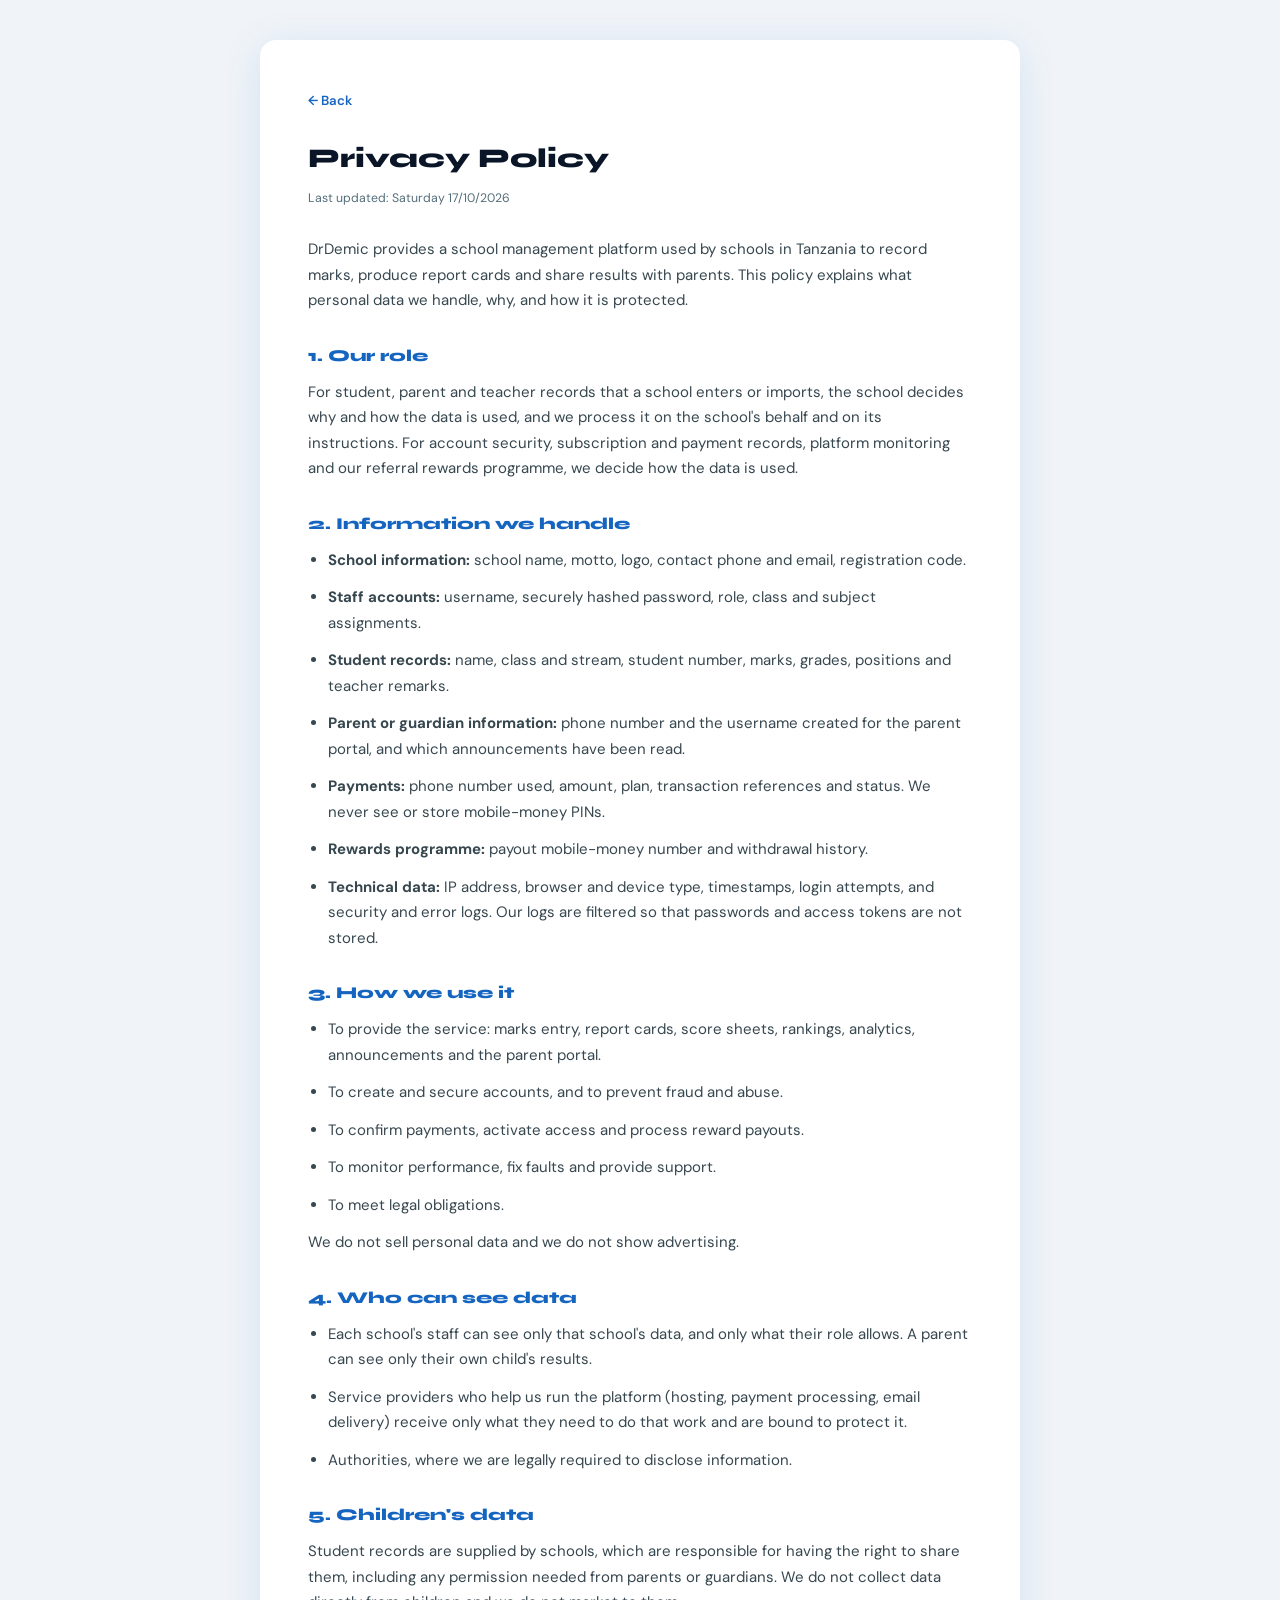
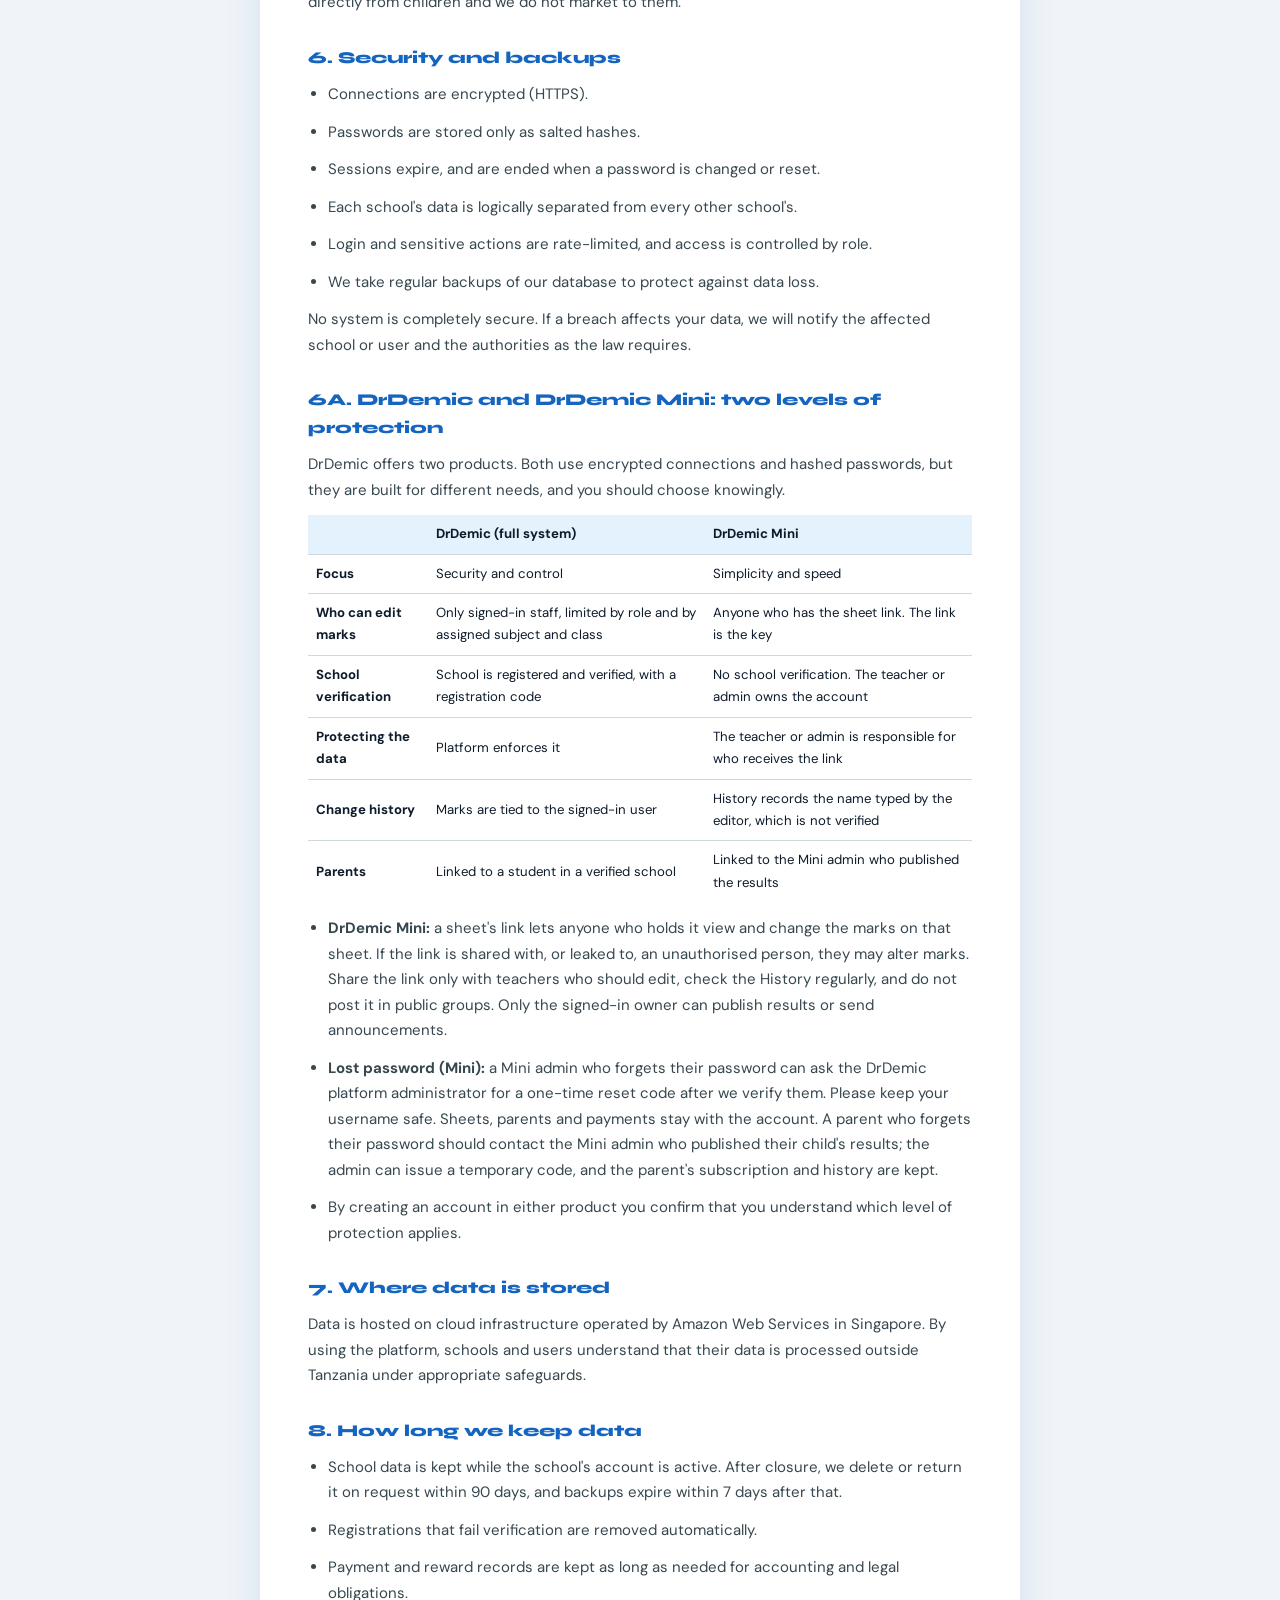
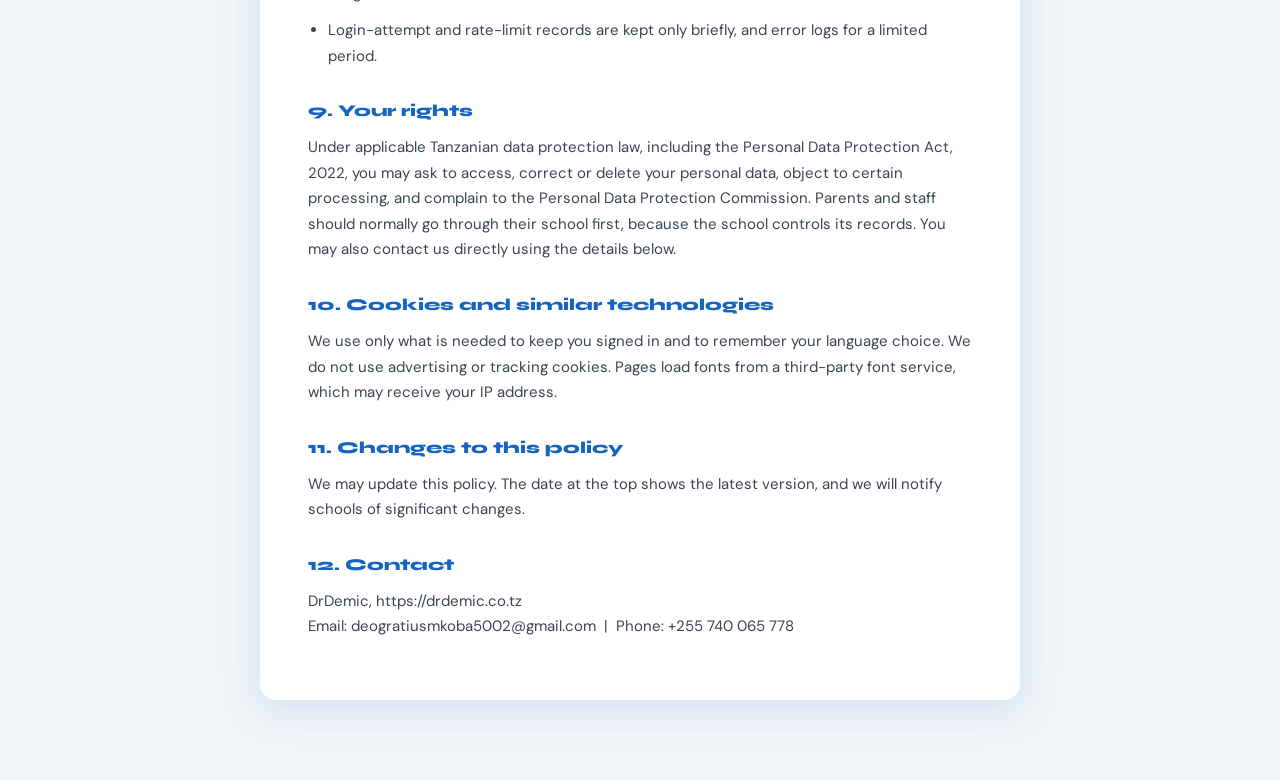
<file: privacy.html>
<!DOCTYPE html>
<html lang="en">
<head>
<meta charset="UTF-8"/>
<meta name="viewport" content="width=device-width,initial-scale=1"/>
<title>Privacy Policy – Drdemic</title>
<link href="https://fonts.googleapis.com/css2?family=DM+Sans:wght@300;400;500;600;700&family=Syne:wght@700;800&display=swap" rel="stylesheet"/>
<link rel="icon" type="image/png" href="/DRDEMIC-LOGO.png">
<style>
*,*::before,*::after{box-sizing:border-box;margin:0;padding:0}
html{font-family:'DM Sans',sans-serif;background:#F0F4F8;color:#0D1B2A;font-size:15px;line-height:1.7}
body{min-height:100vh;padding:40px 16px 80px}
.wrap{max-width:760px;margin:0 auto;background:#fff;border-radius:16px;padding:clamp(24px,5vw,48px);box-shadow:0 8px 40px rgba(21,101,192,.13)}
h1{font-family:'Syne',sans-serif;font-size:1.8rem;font-weight:800;color:#0A1628;margin-bottom:6px}
.updated{font-size:.82rem;color:#546E7A;margin-bottom:28px}
h2{font-family:'Syne',sans-serif;font-size:1.1rem;font-weight:800;color:#1565C0;margin:28px 0 10px}
p,li{color:#37474F;margin-bottom:12px}
ul{padding-left:20px;margin-bottom:12px}
.back{display:inline-block;margin-bottom:24px;color:#1565C0;font-weight:600;text-decoration:none;font-size:.88rem}
</style>
</head>
<body>
<div class="wrap">
  <a href="javascript:history.back()" class="back">← Back</a>
  <h1>Privacy Policy</h1>
  <div class="updated">Last updated: Saturday 17/10/2026</div>


<p>DrDemic provides a school management platform used by schools in Tanzania to record marks, produce report cards and share results with parents. This policy explains what personal data we handle, why, and how it is protected.</p>

<h2>1. Our role</h2>
<p>For student, parent and teacher records that a school enters or imports, the school decides why and how the data is used, and we process it on the school's behalf and on its instructions. For account security, subscription and payment records, platform monitoring and our referral rewards programme, we decide how the data is used.</p>

<h2>2. Information we handle</h2>
<ul>
  <li><strong>School information:</strong> school name, motto, logo, contact phone and email, registration code.</li>
  <li><strong>Staff accounts:</strong> username, securely hashed password, role, class and subject assignments.</li>
  <li><strong>Student records:</strong> name, class and stream, student number, marks, grades, positions and teacher remarks.</li>
  <li><strong>Parent or guardian information:</strong> phone number and the username created for the parent portal, and which announcements have been read.</li>
  <li><strong>Payments:</strong> phone number used, amount, plan, transaction references and status. We never see or store mobile-money PINs.</li>
  <li><strong>Rewards programme:</strong> payout mobile-money number and withdrawal history.</li>
  <li><strong>Technical data:</strong> IP address, browser and device type, timestamps, login attempts, and security and error logs. Our logs are filtered so that passwords and access tokens are not stored.</li>
</ul>

<h2>3. How we use it</h2>
<ul>
  <li>To provide the service: marks entry, report cards, score sheets, rankings, analytics, announcements and the parent portal.</li>
  <li>To create and secure accounts, and to prevent fraud and abuse.</li>
  <li>To confirm payments, activate access and process reward payouts.</li>
  <li>To monitor performance, fix faults and provide support.</li>
  <li>To meet legal obligations.</li>
</ul>
<p>We do not sell personal data and we do not show advertising.</p>

<h2>4. Who can see data</h2>
<ul>
  <li>Each school's staff can see only that school's data, and only what their role allows. A parent can see only their own child's results.</li>
  <li>Service providers who help us run the platform (hosting, payment processing, email delivery) receive only what they need to do that work and are bound to protect it.</li>
  <li>Authorities, where we are legally required to disclose information.</li>
</ul>

<h2>5. Children's data</h2>
<p>Student records are supplied by schools, which are responsible for having the right to share them, including any permission needed from parents or guardians. We do not collect data directly from children and we do not market to them.</p>

<h2>6. Security and backups</h2>
<ul>
  <li>Connections are encrypted (HTTPS).</li>
  <li>Passwords are stored only as salted hashes.</li>
  <li>Sessions expire, and are ended when a password is changed or reset.</li>
  <li>Each school's data is logically separated from every other school's.</li>
  <li>Login and sensitive actions are rate-limited, and access is controlled by role.</li>
  <li>We take regular backups of our database to protect against data loss.</li>
</ul>
<p>No system is completely secure. If a breach affects your data, we will notify the affected school or user and the authorities as the law requires.</p>

<h2>6A. DrDemic and DrDemic Mini: two levels of protection</h2>
<p>DrDemic offers two products. Both use encrypted connections and hashed passwords, but they are built for different needs, and you should choose knowingly.</p>
<table style="width:100%;border-collapse:collapse;font-size:.88rem;margin-bottom:14px">
  <tr style="background:#E3F2FD"><th style="padding:8px;text-align:left"></th><th style="padding:8px;text-align:left">DrDemic (full system)</th><th style="padding:8px;text-align:left">DrDemic Mini</th></tr>
  <tr><td style="padding:8px;border-top:1px solid #CFD8DC"><b>Focus</b></td><td style="padding:8px;border-top:1px solid #CFD8DC">Security and control</td><td style="padding:8px;border-top:1px solid #CFD8DC">Simplicity and speed</td></tr>
  <tr><td style="padding:8px;border-top:1px solid #CFD8DC"><b>Who can edit marks</b></td><td style="padding:8px;border-top:1px solid #CFD8DC">Only signed-in staff, limited by role and by assigned subject and class</td><td style="padding:8px;border-top:1px solid #CFD8DC">Anyone who has the sheet link. The link is the key</td></tr>
  <tr><td style="padding:8px;border-top:1px solid #CFD8DC"><b>School verification</b></td><td style="padding:8px;border-top:1px solid #CFD8DC">School is registered and verified, with a registration code</td><td style="padding:8px;border-top:1px solid #CFD8DC">No school verification. The teacher or admin owns the account</td></tr>
  <tr><td style="padding:8px;border-top:1px solid #CFD8DC"><b>Protecting the data</b></td><td style="padding:8px;border-top:1px solid #CFD8DC">Platform enforces it</td><td style="padding:8px;border-top:1px solid #CFD8DC">The teacher or admin is responsible for who receives the link</td></tr>
  <tr><td style="padding:8px;border-top:1px solid #CFD8DC"><b>Change history</b></td><td style="padding:8px;border-top:1px solid #CFD8DC">Marks are tied to the signed-in user</td><td style="padding:8px;border-top:1px solid #CFD8DC">History records the name typed by the editor, which is not verified</td></tr>
  <tr><td style="padding:8px;border-top:1px solid #CFD8DC"><b>Parents</b></td><td style="padding:8px;border-top:1px solid #CFD8DC">Linked to a student in a verified school</td><td style="padding:8px;border-top:1px solid #CFD8DC">Linked to the Mini admin who published the results</td></tr>
</table>
<ul>
  <li><strong>DrDemic Mini:</strong> a sheet's link lets anyone who holds it view and change the marks on that sheet. If the link is shared with, or leaked to, an unauthorised person, they may alter marks. Share the link only with teachers who should edit, check the History regularly, and do not post it in public groups. Only the signed-in owner can publish results or send announcements.</li>
  <li><strong>Lost password (Mini):</strong> a Mini admin who forgets their password can ask the DrDemic platform administrator for a one-time reset code after we verify them. Please keep your username safe. Sheets, parents and payments stay with the account. A parent who forgets their password should contact the Mini admin who published their child's results; the admin can issue a temporary code, and the parent's subscription and history are kept.</li>
  <li>By creating an account in either product you confirm that you understand which level of protection applies.</li>
</ul>

<h2>7. Where data is stored</h2>
<p>Data is hosted on cloud infrastructure operated by Amazon Web Services in Singapore. By using the platform, schools and users understand that their data is processed outside Tanzania under appropriate safeguards.</p>

<h2>8. How long we keep data</h2>
<ul>
  <li>School data is kept while the school's account is active. After closure, we delete or return it on request within 90 days, and backups expire within 7 days after that.</li>
  <li>Registrations that fail verification are removed automatically.</li>
  <li>Payment and reward records are kept as long as needed for accounting and legal obligations.</li>
  <li>Login-attempt and rate-limit records are kept only briefly, and error logs for a limited period.</li>
</ul>

<h2>9. Your rights</h2>
<p>Under applicable Tanzanian data protection law, including the Personal Data Protection Act, 2022, you may ask to access, correct or delete your personal data, object to certain processing, and complain to the Personal Data Protection Commission. Parents and staff should normally go through their school first, because the school controls its records. You may also contact us directly using the details below.</p>

<h2>10. Cookies and similar technologies</h2>
<p>We use only what is needed to keep you signed in and to remember your language choice. We do not use advertising or tracking cookies. Pages load fonts from a third-party font service, which may receive your IP address.</p>

<h2>11. Changes to this policy</h2>
<p>We may update this policy. The date at the top shows the latest version, and we will notify schools of significant changes.</p>

<h2>12. Contact</h2>
<p>DrDemic, https://drdemic.co.tz<br/>Email: deogratiusmkoba5002@gmail.com &nbsp;|&nbsp; Phone: +255 740 065 778</p> 
</div>
</body>
</html>
</file>
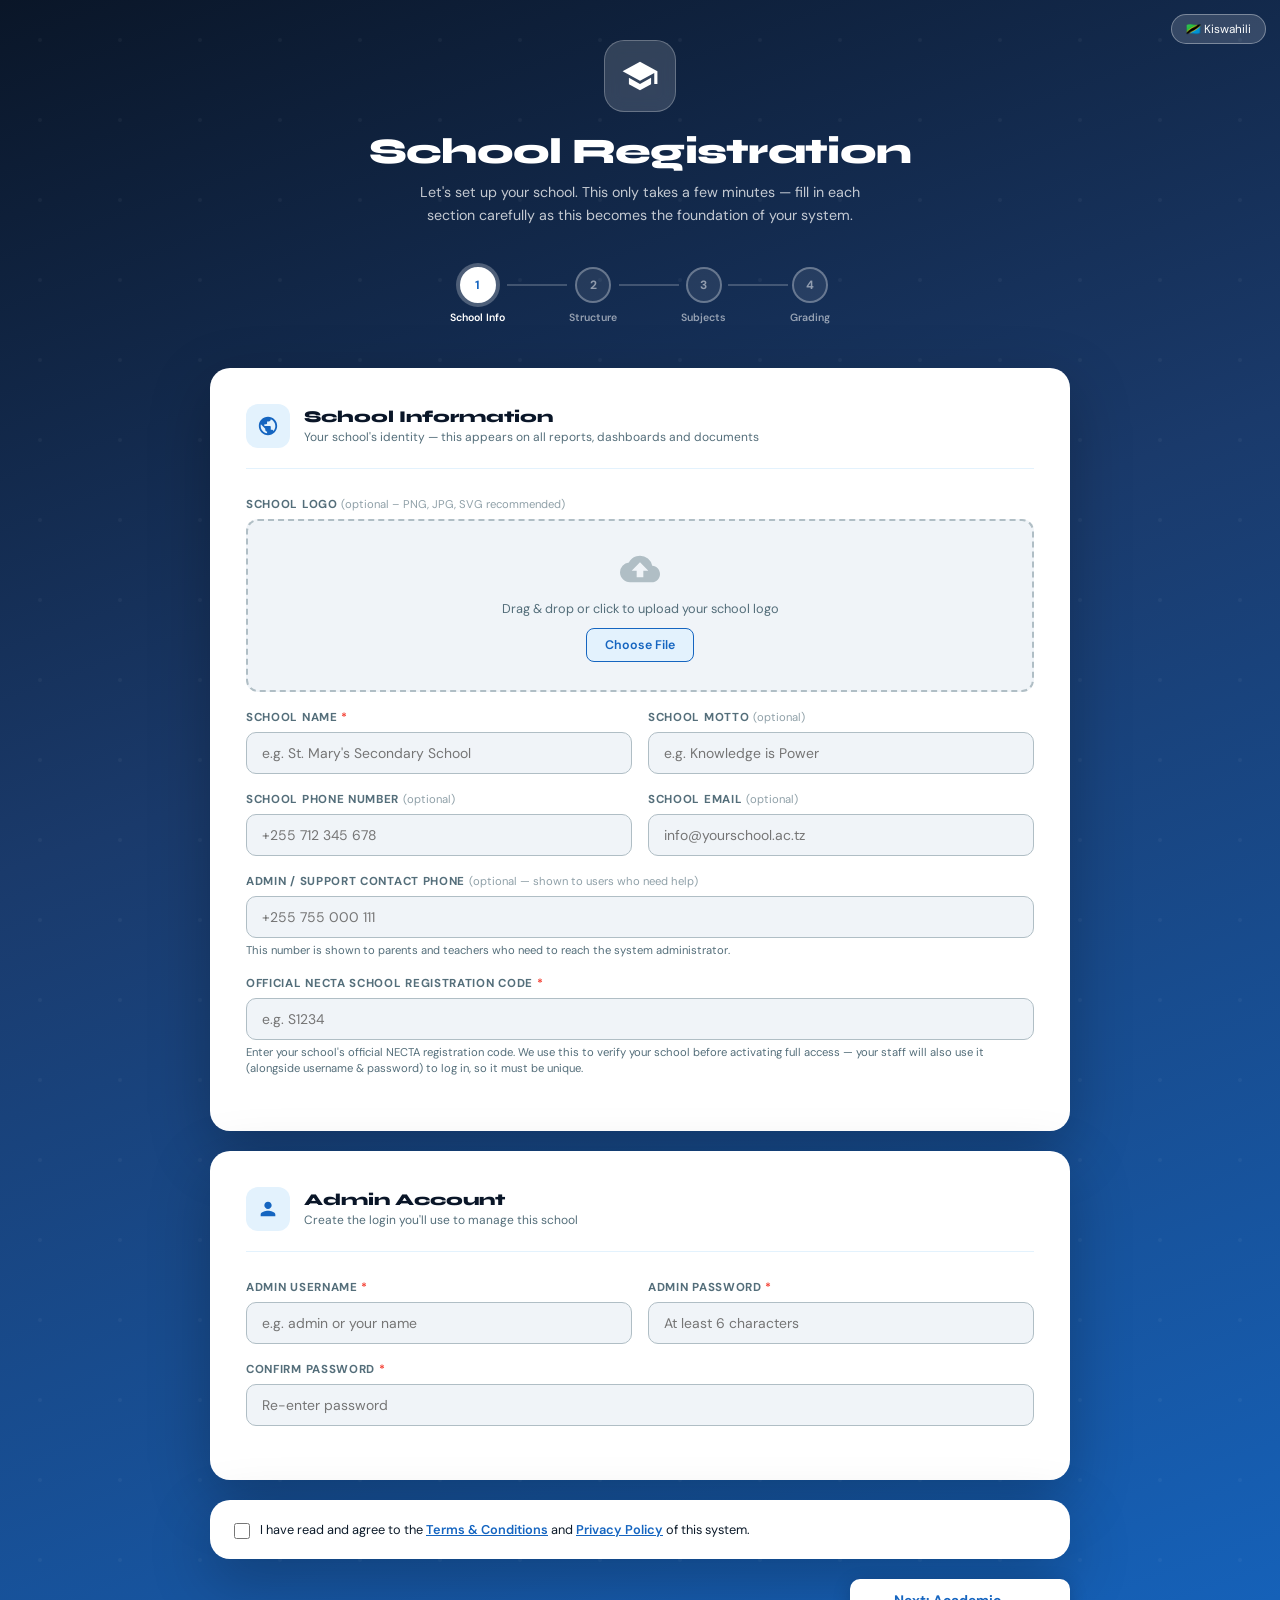
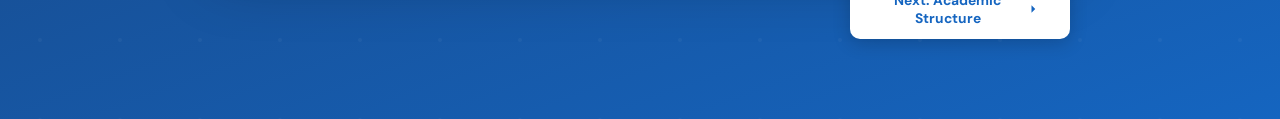
<file: register.html>
<!DOCTYPE html>
<html lang="en">
<head>
<meta charset="UTF-8"/>
<meta name="viewport" content="width=device-width,initial-scale=1"/>
<title>School Registration – School Manager</title>
<link href="https://fonts.googleapis.com/css2?family=DM+Sans:wght@300;400;500;600;700&family=Syne:wght@700;800&display=swap" rel="stylesheet"/>
<link rel="icon" type="image/png" href="DRDEMIC-LOGO.png">
<style>
*,*::before,*::after{box-sizing:border-box;margin:0;padding:0}
:root{
  --navy:#0A1628; --blue:#1565C0; --mid:#1976D2; --light:#42A5F5;
  --pale:#E3F2FD; --accent:#00B0FF; --green:#00C853; --red:#F44336;
  --orange:#FF6D00; --text:#0D1B2A; --muted:#546E7A; --border:#B0BEC5;
  --card:#FFFFFF; --bg:#F0F4F8; --r:12px;
  --shadow:0 4px 24px rgba(21,101,192,.13);
  --shadow2:0 8px 40px rgba(21,101,192,.18);
}
html{font-family:'DM Sans',sans-serif;background:var(--bg);color:var(--text);font-size:15px}
body{min-height:100vh}
button{font-family:inherit;cursor:pointer;border:none;outline:none}
input,select,textarea{font-family:inherit;outline:none}
::-webkit-scrollbar{width:6px} ::-webkit-scrollbar-track{background:var(--pale)} ::-webkit-scrollbar-thumb{background:var(--light);border-radius:3px}

/* ── TOAST ── */
#toast-container{position:fixed;top:20px;right:20px;z-index:9999;display:flex;flex-direction:column;gap:10px}
.toast{display:flex;align-items:center;gap:10px;padding:12px 18px;border-radius:10px;font-size:13.5px;font-weight:500;box-shadow:0 4px 20px rgba(0,0,0,.18);animation:slideIn .3s ease;min-width:260px;max-width:380px;border-left:4px solid}
.toast.success{background:#E8F5E9;color:#2E7D32;border-color:var(--green)}
.toast.error{background:#FFEBEE;color:#C62828;border-color:var(--red)}
.toast.info{background:#E3F2FD;color:#1565C0;border-color:var(--accent)}
@keyframes slideIn{from{transform:translateX(120%);opacity:0}to{transform:translateX(0);opacity:1}}

/* ── LAYOUT ── */
.reg-bg{
  min-height:100vh; padding:40px 16px 80px;
  background:linear-gradient(160deg,var(--navy) 0%,#1A3A6B 40%,#1565C0 100%);
  position:relative; overflow-x:hidden;
}
.reg-bg::before{
  content:''; position:absolute; inset:0; opacity:.04;
  background:url("data:image/svg+xml,%3Csvg width='80' height='80' viewBox='0 0 80 80' xmlns='http://www.w3.org/2000/svg'%3E%3Cg fill='white'%3E%3Ccircle cx='40' cy='40' r='2'/%3E%3C/g%3E%3C/svg%3E");
}

.reg-wrapper{max-width:860px;margin:0 auto;position:relative;z-index:1}

/* ── HERO HEADER ── */
.reg-hero{text-align:center;margin-bottom:40px;color:white}
.reg-hero-icon{
  width:72px;height:72px;background:rgba(255,255,255,.15);
  border-radius:20px;display:flex;align-items:center;justify-content:center;
  margin:0 auto 18px;backdrop-filter:blur(8px);
  border:1.5px solid rgba(255,255,255,.25);
}
.reg-hero-icon svg{width:38px;height:38px;fill:white}
.reg-hero h1{font-family:'Syne',sans-serif;font-size:clamp(1.6rem,5vw,2.4rem);font-weight:800;margin-bottom:8px;letter-spacing:-.02em}
.reg-hero p{font-size:.95rem;opacity:.75;max-width:480px;margin:0 auto;line-height:1.6}

/* ── PROGRESS STEPS ── */
.progress-bar{display:flex;align-items:center;justify-content:center;gap:0;margin-bottom:44px;flex-wrap:nowrap}
.step-item{display:flex;align-items:center;gap:0}
.step-dot{
  width:36px;height:36px;border-radius:50%;
  display:flex;align-items:center;justify-content:center;
  font-size:.8rem;font-weight:700;transition:all .3s;
  border:2px solid rgba(255,255,255,.3);
  color:rgba(255,255,255,.5);background:rgba(255,255,255,.08);
  flex-shrink:0; position:relative; z-index:1;
}
.step-dot.active{background:white;color:var(--blue);border-color:white;box-shadow:0 0 0 4px rgba(255,255,255,.25)}
.step-dot.done{background:var(--green);color:white;border-color:var(--green)}
.step-label{font-size:.7rem;font-weight:600;color:rgba(255,255,255,.55);margin-top:4px;text-align:center;white-space:nowrap}
.step-wrap{display:flex;flex-direction:column;align-items:center;gap:4px}
.step-label.active{color:white}
.step-connector{width:clamp(20px,5vw,60px);height:2px;background:rgba(255,255,255,.2);flex-shrink:0;margin:0 2px;margin-bottom:20px}
.step-connector.done{background:var(--green)}

/* ── SECTION CARD ── */
.reg-card{
  background:white;border-radius:20px;padding:36px;
  box-shadow:0 20px 60px rgba(0,0,0,.25);
  margin-bottom:20px;
  animation:cardIn .35s ease;
}
@keyframes cardIn{from{transform:translateY(16px);opacity:0}to{transform:translateY(0);opacity:1}}
.reg-card-header{display:flex;align-items:center;gap:14px;margin-bottom:28px;padding-bottom:20px;border-bottom:1.5px solid var(--pale)}
.reg-card-icon{
  width:44px;height:44px;border-radius:12px;
  background:var(--pale);display:flex;align-items:center;justify-content:center;flex-shrink:0;
}
.reg-card-icon svg{width:22px;height:22px;fill:var(--blue)}
.reg-card-title{font-family:'Syne',sans-serif;font-size:1.1rem;font-weight:800;color:var(--navy)}
.reg-card-sub{font-size:.8rem;color:var(--muted);margin-top:2px}

/* ── FORM ── */
.field{margin-bottom:18px}
.field label{display:block;font-size:.77rem;font-weight:700;color:var(--muted);text-transform:uppercase;letter-spacing:.06em;margin-bottom:7px}
.field label .opt{font-weight:400;opacity:.65;text-transform:none;letter-spacing:0;font-size:.75rem}
.field input,.field select,.field textarea{
  width:100%;padding:11px 15px;
  border:1.5px solid var(--border);border-radius:10px;
  font-size:.93rem;transition:border .2s,box-shadow .2s;background:var(--bg);
}
.field textarea{resize:vertical;min-height:72px}
.field input:focus,.field select:focus,.field textarea:focus{border-color:var(--mid);box-shadow:0 0 0 3px rgba(25,118,210,.12);background:white}
.field-hint{font-size:.75rem;color:var(--muted);margin-top:5px;line-height:1.4}
.field-row{display:grid;grid-template-columns:1fr 1fr;gap:16px}
@media(max-width:540px){.field-row{grid-template-columns:1fr}}

/* ── LOGO UPLOAD ── */
.logo-upload-area{
  border:2px dashed var(--border);border-radius:12px;
  padding:28px;text-align:center;cursor:pointer;
  transition:border .2s,background .2s;background:var(--bg);
  position:relative;
}
.logo-upload-area:hover,.logo-upload-area.drag-over{border-color:var(--mid);background:var(--pale)}
.logo-upload-area input[type="file"]{display:none}
.logo-preview{
  width:90px;height:90px;border-radius:14px;
  object-fit:contain;border:1.5px solid var(--border);
  background:white;display:none;margin:0 auto 10px;
}
.logo-upload-icon{width:40px;height:40px;fill:var(--border);margin:0 auto 10px;display:block}
.logo-upload-text{font-size:.85rem;color:var(--muted);line-height:1.5}
.logo-upload-btn{
  margin-top:10px;display:inline-flex;align-items:center;gap:6px;
  padding:8px 18px;border-radius:8px;background:var(--pale);color:var(--blue);
  font-size:.83rem;font-weight:600;border:1.5px solid var(--blue);cursor:pointer;
}

/* ── CLASSES BUILDER ── */
.classes-list{display:flex;flex-direction:column;gap:12px;margin-bottom:14px}
.class-row{
  display:flex;align-items:flex-start;gap:10px;
  background:var(--bg);border-radius:12px;padding:14px 16px;
  border:1.5px solid var(--border);
}
.class-main{flex:1;min-width:0}
.class-name-row{display:flex;gap:10px;align-items:center;margin-bottom:10px}
.class-name-row input{flex:1;padding:9px 12px;border:1.5px solid var(--border);border-radius:8px;font-size:.9rem;background:white}
.class-name-row input:focus{border-color:var(--mid);box-shadow:0 0 0 3px rgba(25,118,210,.1)}
.streams-wrap{display:flex;flex-wrap:wrap;gap:8px;align-items:center}
.stream-tag{
  display:inline-flex;align-items:center;gap:5px;
  background:var(--pale);color:var(--blue);
  border:1px solid #90CAF9;border-radius:20px;
  padding:4px 10px;font-size:.78rem;font-weight:600;
}
.stream-tag button{background:none;border:none;cursor:pointer;color:var(--muted);padding:0;width:14px;height:14px;display:flex;align-items:center;justify-content:center;font-size:.9rem;line-height:1}
.stream-tag button:hover{color:var(--red)}
.add-stream-row{display:flex;gap:7px}
.add-stream-row input{flex:1;padding:6px 10px;border:1.5px solid var(--border);border-radius:8px;font-size:.83rem;background:white;max-width:150px}
.add-stream-row input:focus{border-color:var(--mid)}
.btn-add-stream{padding:6px 12px;background:var(--pale);color:var(--blue);border:1.5px solid var(--blue);border-radius:8px;font-size:.78rem;font-weight:600;cursor:pointer;white-space:nowrap}
.btn-add-stream:hover{background:#dceeff}
.btn-del-class{background:none;border:none;cursor:pointer;color:var(--border);padding:4px;border-radius:6px;flex-shrink:0;transition:color .15s}
.btn-del-class:hover{color:var(--red)}
.btn-del-class svg{width:18px;height:18px;fill:currentColor;display:block}
.btn-add-class{
  display:flex;align-items:center;gap:8px;width:100%;
  padding:12px 16px;border-radius:10px;
  border:2px dashed var(--border);background:none;
  color:var(--muted);font-size:.88rem;font-weight:600;
  transition:border .15s,color .15s;cursor:pointer;
}
.btn-add-class:hover{border-color:var(--blue);color:var(--blue)}
.btn-add-class svg{width:18px;height:18px;fill:currentColor}

/* ── SUBJECTS BUILDER ── */
.subjects-list{display:flex;flex-direction:column;gap:8px;margin-bottom:14px}
.subject-row{
  display:flex;align-items:center;gap:10px;
  background:var(--bg);border-radius:10px;padding:10px 14px;
  border:1.5px solid var(--border);
}
.subject-row input.subj-name{flex:1;padding:8px 12px;border:1.5px solid var(--border);border-radius:8px;font-size:.88rem;background:white;min-width:0}
.subject-row input.subj-abbr{width:68px;padding:8px 10px;border:1.5px solid var(--border);border-radius:8px;font-size:.88rem;text-align:center;background:white;font-weight:700;text-transform:uppercase;flex-shrink:0}
.subject-row input:focus{border-color:var(--mid);box-shadow:0 0 0 3px rgba(25,118,210,.1)}
.subject-row .abbr-label{font-size:.7rem;color:var(--muted);flex-shrink:0;white-space:nowrap}
.btn-del-subj{background:none;border:none;cursor:pointer;color:var(--border);padding:3px;border-radius:5px;flex-shrink:0}
.btn-del-subj:hover{color:var(--red)}
.btn-del-subj svg{width:16px;height:16px;fill:currentColor;display:block}
.btn-add-subj{
  display:flex;align-items:center;gap:8px;width:100%;
  padding:10px 14px;border-radius:10px;
  border:2px dashed var(--border);background:none;
  color:var(--muted);font-size:.86rem;font-weight:600;
  transition:border .15s,color .15s;cursor:pointer;
}
.btn-add-subj:hover{border-color:var(--blue);color:var(--blue)}
.btn-add-subj svg{width:16px;height:16px;fill:currentColor}
.abbr-hint{font-size:.73rem;color:var(--muted);margin-bottom:12px}

/* ── GRADES BUILDER ── */
.grades-list{display:flex;flex-direction:column;gap:8px;margin-bottom:14px}
.grade-row{
  display:flex;align-items:center;gap:10px;
  background:var(--bg);border-radius:10px;padding:10px 14px;
  border:1.5px solid var(--border);
}
.grade-row .gr-range{display:flex;align-items:center;gap:6px;flex:1}
.grade-row input.gr-min,.grade-row input.gr-max{
  width:62px;padding:8px 10px;border:1.5px solid var(--border);
  border-radius:8px;font-size:.88rem;text-align:center;background:white;
}
.grade-row input.gr-name{
  width:58px;padding:8px 10px;border:1.5px solid var(--border);
  border-radius:8px;font-size:.9rem;text-align:center;background:white;font-weight:700;flex-shrink:0;
}
.grade-row input:focus{border-color:var(--mid);box-shadow:0 0 0 3px rgba(25,118,210,.1)}
.grade-row .gr-lbl{font-size:.75rem;color:var(--muted);flex-shrink:0}
.btn-del-grade{background:none;border:none;cursor:pointer;color:var(--border);padding:3px;border-radius:5px;flex-shrink:0}
.btn-del-grade:hover{color:var(--red)}
.btn-del-grade svg{width:16px;height:16px;fill:currentColor;display:block}
.btn-add-grade{
  display:flex;align-items:center;gap:8px;width:100%;
  padding:10px 14px;border-radius:10px;
  border:2px dashed var(--border);background:none;
  color:var(--muted);font-size:.86rem;font-weight:600;
  transition:border .15s,color .15s;cursor:pointer;
}
.btn-add-grade:hover{border-color:var(--blue);color:var(--blue)}
.btn-add-grade svg{width:16px;height:16px;fill:currentColor}
.grade-preview{
  display:flex;flex-wrap:wrap;gap:8px;margin-top:12px;padding-top:12px;
  border-top:1px solid var(--pale);
}
.grade-badge{
  padding:4px 12px;border-radius:20px;font-size:.78rem;font-weight:700;
  background:var(--pale);color:var(--blue);border:1px solid #90CAF9;
}

/* ── NAV BUTTONS ── */
.reg-nav{display:flex;justify-content:space-between;align-items:center;margin-top:8px;gap:12px}
.btn-prev{
  display:flex;align-items:center;gap:7px;
  padding:12px 24px;border-radius:10px;
  background:rgba(255,255,255,.15);color:white;
  border:1.5px solid rgba(255,255,255,.3);
  font-size:.92rem;font-weight:600;cursor:pointer;
  backdrop-filter:blur(4px);transition:background .15s;
}
.btn-prev:hover{background:rgba(255,255,255,.22)}
.btn-next,.btn-submit{
  display:flex;align-items:center;gap:7px;
  padding:12px 28px;border-radius:10px;
  background:white;color:var(--blue);
  border:none;font-size:.92rem;font-weight:700;cursor:pointer;
  box-shadow:0 4px 18px rgba(0,0,0,.18);
  transition:transform .15s,box-shadow .15s;
  flex:1;justify-content:center;max-width:220px;margin-left:auto;
}
.btn-next:hover,.btn-submit:hover{transform:translateY(-1px);box-shadow:0 6px 24px rgba(0,0,0,.22)}
.btn-submit{background:linear-gradient(135deg,var(--green),#00E676);color:white}
.btn-prev svg,.btn-next svg,.btn-submit svg{width:18px;height:18px;fill:currentColor;flex-shrink:0}

/* ── ALREADY COMPLETE ── */
#already-done{
  text-align:center;padding:60px 20px;color:white;
}
#already-done h2{font-family:'Syne',sans-serif;font-size:1.6rem;margin-bottom:12px}
#already-done p{opacity:.75;margin-bottom:28px;max-width:400px;margin-left:auto;margin-right:auto}
.btn-goto-login{
  display:inline-flex;align-items:center;gap:8px;
  padding:13px 32px;border-radius:10px;background:white;color:var(--blue);
  font-size:.95rem;font-weight:700;cursor:pointer;border:none;
  box-shadow:0 4px 18px rgba(0,0,0,.2);text-decoration:none;
}

/* ── SECTION HIDE ── */
.reg-section{display:none}
.reg-section.active{display:block;animation:cardIn .3s ease}

/* ── SPINNER ── */
.spinner{
  width:20px;height:20px;border:2.5px solid rgba(255,255,255,.3);
  border-top-color:white;border-radius:50%;
  animation:spin .7s linear infinite;display:inline-block;
}
@keyframes spin{to{transform:rotate(360deg)}}
</style>
</head>
<body>
<div id="toast-container"></div>
<button id="lang-toggle-btn" onclick="toggleLang()" style="position:fixed;top:14px;right:14px;z-index:50;background:rgba(255,255,255,.15);border:1.5px solid rgba(255,255,255,.35);border-radius:20px;padding:6px 14px;font-size:.78rem;color:#fff;cursor:pointer">🇹🇿 Kiswahili</button>

<div class="reg-bg">
  <div class="reg-wrapper">

    <!-- ── ALREADY DONE ── -->
    <div id="already-done" style="display:none">
      <div style="font-size:4rem;margin-bottom:16px">🏫</div>
      <h2>School Already Registered</h2>
      <p>This school account has already been set up. Please log in to access the system.</p>
      <a href="/app" class="btn-goto-login">
        <svg viewBox="0 0 24 24"><path d="M10 17l5-5-5-5v10z"/></svg>
        Go to Login
      </a>
    </div>

    <!-- ── MAIN FLOW ── -->
    <div id="reg-flow">

      <!-- Hero -->
      <div class="reg-hero">
        <div class="reg-hero-icon">
          <svg viewBox="0 0 24 24"><path d="M12 3L1 9l11 6 9-4.91V17h2V9L12 3zM5 13.18v4L12 21l7-3.82v-4L12 17l-7-3.82z"/></svg>
        </div>
        <h1>School Registration</h1>
        <p>Let's set up your school. This only takes a few minutes — fill in each section carefully as this becomes the foundation of your system.</p>
      </div>

      <!-- Progress -->
      <div class="progress-bar">
        <div class="step-wrap"><div class="step-dot active" id="dot-1">1</div><div class="step-label active" id="lbl-1">School Info</div></div>
        <div class="step-connector" id="con-1"></div>
        <div class="step-wrap"><div class="step-dot" id="dot-2">2</div><div class="step-label" id="lbl-2">Structure</div></div>
        <div class="step-connector" id="con-2"></div>
        <div class="step-wrap"><div class="step-dot" id="dot-3">3</div><div class="step-label" id="lbl-3">Subjects</div></div>
        <div class="step-connector" id="con-3"></div>
        <div class="step-wrap"><div class="step-dot" id="dot-4">4</div><div class="step-label" id="lbl-4">Grading</div></div>
      </div>

      <!-- ══ SECTION 1: School Information ══ -->
      <div class="reg-section active" id="sec-1">
        <div class="reg-card">
          <div class="reg-card-header">
            <div class="reg-card-icon"><svg viewBox="0 0 24 24"><path d="M12 2C6.48 2 2 6.48 2 12s4.48 10 10 10 10-4.48 10-10S17.52 2 12 2zm-1 17.93c-3.95-.49-7-3.85-7-7.93 0-.62.08-1.21.21-1.79L9 15v1c0 1.1.9 2 2 2v1.93zm6.9-2.54c-.26-.81-1-1.39-1.9-1.39h-1v-3c0-.55-.45-1-1-1H8v-2h2c.55 0 1-.45 1-1V7h2c1.1 0 2-.9 2-2v-.41c2.93 1.19 5 4.06 5 7.41 0 2.08-.8 3.97-2.1 5.39z"/></svg></div>
            <div><div class="reg-card-title">School Information</div><div class="reg-card-sub">Your school's identity — this appears on all reports, dashboards and documents</div></div>
          </div>

          <!-- Logo Upload -->
          <div class="field">
            <label>School Logo <span class="opt">(optional – PNG, JPG, SVG recommended)</span></label>
            <div class="logo-upload-area" id="logo-drop" onclick="document.getElementById('logo-input').click()">
              <input type="file" id="logo-input" accept="image/png,image/jpeg,image/gif,image/webp,image/svg+xml" onchange="handleLogoSelect(event)">
              <img id="logo-preview" class="logo-preview" alt="Logo preview"/>
              <svg class="logo-upload-icon" id="logo-upload-icon" viewBox="0 0 24 24"><path d="M19.35 10.04A7.49 7.49 0 0012 4C9.11 4 6.6 5.64 5.35 8.04A5.994 5.994 0 000 14c0 3.31 2.69 6 6 6h13c2.76 0 5-2.24 5-5 0-2.64-2.05-4.78-4.65-4.96zM14 13v4h-4v-4H7l5-5 5 5h-3z"/></svg>
              <div class="logo-upload-text" id="logo-upload-text">Drag & drop or click to upload your school logo</div>
              <div class="logo-upload-btn" id="logo-btn-label">Choose File</div>
            </div>
          </div>

          <div class="field-row">
            <div class="field">
              <label>School Name <span style="color:var(--red)">*</span></label>
              <input type="text" id="school-name" placeholder="e.g. St. Mary's Secondary School" required>
            </div>
            <div class="field">
              <label>School Motto <span class="opt">(optional)</span></label>
              <input type="text" id="school-motto" placeholder="e.g. Knowledge is Power">
            </div>
          </div>

          <div class="field-row">
            <div class="field">
              <label>School Phone Number <span class="opt">(optional)</span></label>
              <input type="tel" id="school-phone" placeholder="+255 712 345 678">
            </div>
            <div class="field">
              <label>School Email <span class="opt">(optional)</span></label>
              <input type="email" id="school-email" placeholder="info@yourschool.ac.tz">
            </div>
          </div>

          <div class="field">
            <label>Admin / Support Contact Phone <span class="opt">(optional — shown to users who need help)</span></label>
            <input type="tel" id="admin-phone" placeholder="+255 755 000 111">
            <div class="field-hint">This number is shown to parents and teachers who need to reach the system administrator.</div>
          </div>

          <div class="field">
            <label>Official NECTA School Registration Code <span style="color:var(--red)">*</span></label>
            <input type="text" id="school-reg-code" placeholder="e.g. S1234">
            <div class="field-hint">Enter your school's official NECTA registration code. We use this to verify your school before activating full access — your staff will also use it (alongside username &amp; password) to log in, so it must be unique.</div>
          </div>
        </div>

        <div class="reg-card">
          <div class="reg-card-header">
            <div class="reg-card-icon"><svg viewBox="0 0 24 24"><path d="M12 12c2.21 0 4-1.79 4-4s-1.79-4-4-4-4 1.79-4 4 1.79 4 4 4zm0 2c-2.67 0-8 1.34-8 4v2h16v-2c0-2.66-5.33-4-8-4z"/></svg></div>
            <div><div class="reg-card-title">Admin Account</div><div class="reg-card-sub">Create the login you'll use to manage this school</div></div>
          </div>

          <div class="field-row">
            <div class="field">
              <label>Admin Username <span style="color:var(--red)">*</span></label>
              <input type="text" id="admin-username" placeholder="e.g. admin or your name" autocomplete="username">
            </div>
            <div class="field">
              <label>Admin Password <span style="color:var(--red)">*</span></label>
              <input type="password" id="admin-password" placeholder="At least 6 characters" autocomplete="new-password">
            </div>
          </div>
          <div class="field">
            <label>Confirm Password <span style="color:var(--red)">*</span></label>
            <input type="password" id="admin-password-confirm" placeholder="Re-enter password" autocomplete="new-password">
          </div>
        </div>

        <div class="reg-card" style="padding:20px 24px">
          <label style="display:flex;align-items:flex-start;gap:10px;font-size:.85rem;color:var(--text);cursor:pointer;line-height:1.5;margin:0">
            <input type="checkbox" id="agree-terms" style="margin-top:3px;width:16px;height:16px;flex-shrink:0;cursor:pointer">
            <span>I have read and agree to the <a href="/terms" target="_blank" style="color:var(--blue);font-weight:600">Terms &amp; Conditions</a> and <a href="/privacy" target="_blank" style="color:var(--blue);font-weight:600">Privacy Policy</a> of this system.</span>
          </label>
        </div>

        <div class="reg-nav">
          <div></div>
          <button class="btn-next" onclick="goToSection(2)">
            Next: Academic Structure
            <svg viewBox="0 0 24 24"><path d="M10 17l5-5-5-5v10z"/></svg>
          </button>
        </div>
      </div>

      <!-- ══ SECTION 2: Academic Structure ══ -->
      <div class="reg-section" id="sec-2">
        <div class="reg-card">
          <div class="reg-card-header">
            <div class="reg-card-icon"><svg viewBox="0 0 24 24"><path d="M17 12h-5v5h5v-5zM16 1v2H8V1H6v2H5c-1.11 0-1.99.9-1.99 2L3 19c0 1.1.89 2 2 2h14c1.1 0 2-.9 2-2V5c0-1.1-.9-2-2-2h-1V1h-2zm3 18H5V8h14v11z"/></svg></div>
            <div><div class="reg-card-title">Academic Structure</div><div class="reg-card-sub">Add your school's classes and their optional streams (e.g. Science, Arts)</div></div>
          </div>

          <p style="font-size:.83rem;color:var(--muted);margin-bottom:18px;line-height:1.5">
            Add each class (e.g. Form 1, Grade 8). For each class, you can add streams if your school divides students — for example Form 2 Science and Form 2 Arts. If a class has no streams, leave it empty.
          </p>

          <div class="classes-list" id="classes-list"></div>
          <button class="btn-add-class" onclick="addClass()">
            <svg viewBox="0 0 24 24"><path d="M12 2C6.48 2 2 6.48 2 12s4.48 10 10 10 10-4.48 10-10S17.52 2 12 2zm5 11h-4v4h-2v-4H7v-2h4V7h2v4h4v2z"/></svg>
            Add Class
          </button>
        </div>

        <div class="reg-nav">
          <button class="btn-prev" onclick="goToSection(1)">
            <svg viewBox="0 0 24 24"><path d="M14 7l-5 5 5 5V7z"/></svg>
            Back
          </button>
          <button class="btn-next" onclick="goToSection(3)">
            Next: Subjects
            <svg viewBox="0 0 24 24"><path d="M10 17l5-5-5-5v10z"/></svg>
          </button>
        </div>
      </div>

      <!-- ══ SECTION 3: Subjects ══ -->
      <div class="reg-section" id="sec-3">
        <div class="reg-card">
          <div class="reg-card-header">
            <div class="reg-card-icon"><svg viewBox="0 0 24 24"><path d="M18 2H6c-1.1 0-2 .9-2 2v16c0 1.1.9 2 2 2h12c1.1 0 2-.9 2-2V4c0-1.1-.9-2-2-2zM6 4h5v8l-2.5-1.5L6 12V4z"/></svg></div>
            <div><div class="reg-card-title">Subjects & Abbreviations</div><div class="reg-card-sub">Add every subject taught in your school. Each needs a short abbreviation for score sheets.</div></div>
          </div>

          <div class="abbr-hint">Abbreviations must be <strong>1–4 characters</strong> (letters, numbers, symbols like +, &amp; allowed). They appear in score sheet column headers.</div>

          <div class="subjects-list" id="subjects-list"></div>
          <button class="btn-add-subj" onclick="addSubject()">
            <svg viewBox="0 0 24 24"><path d="M12 2C6.48 2 2 6.48 2 12s4.48 10 10 10 10-4.48 10-10S17.52 2 12 2zm5 11h-4v4h-2v-4H7v-2h4V7h2v4h4v2z"/></svg>
            Add Subject
          </button>
        </div>

        <div class="reg-nav">
          <button class="btn-prev" onclick="goToSection(2)">
            <svg viewBox="0 0 24 24"><path d="M14 7l-5 5 5 5V7z"/></svg>
            Back
          </button>
          <button class="btn-next" onclick="goToSection(4)">
            Next: Grading
            <svg viewBox="0 0 24 24"><path d="M10 17l5-5-5-5v10z"/></svg>
          </button>
        </div>
      </div>

      <!-- ══ SECTION 4: Grading ══ -->
      <div class="reg-section" id="sec-4">
        <div class="reg-card">
          <div class="reg-card-header">
            <div class="reg-card-icon"><svg viewBox="0 0 24 24"><path d="M11.99 2C6.47 2 2 6.48 2 12s4.47 10 9.99 10C17.52 22 22 17.52 22 12S17.52 2 11.99 2zm4.24 16L12 15.45 7.77 18l1.12-4.81-3.73-3.23 4.92-.42L12 5l1.92 4.53 4.92.42-3.73 3.23L16.23 18z"/></svg></div>
            <div><div class="reg-card-title">Grading System</div><div class="reg-card-sub">Define your school's grade boundaries. Each grade needs a name (1–3 characters) and a score range.</div></div>
          </div>

          <p style="font-size:.83rem;color:var(--muted);margin-bottom:18px;line-height:1.5">
            Set up the grade scale your school uses. For example: 80–100 = A, 70–79 = B, and so on. Grade names can be letters, numbers, or any label up to 3 characters.
          </p>

          <div class="grades-list" id="grades-list"></div>
          <button class="btn-add-grade" onclick="addGrade()">
            <svg viewBox="0 0 24 24"><path d="M12 2C6.48 2 2 6.48 2 12s4.48 10 10 10 10-4.48 10-10S17.52 2 12 2zm5 11h-4v4h-2v-4H7v-2h4V7h2v4h4v2z"/></svg>
            Add Grade Rule
          </button>

          <!-- Live preview -->
          <div class="grade-preview" id="grade-preview"></div>
        </div>

        <div class="reg-card" style="background:linear-gradient(135deg,#E3F2FD,#F0F4F8);border:1.5px solid #90CAF9">
          <div style="font-size:.82rem;color:var(--blue);font-weight:700;margin-bottom:8px;display:flex;align-items:center;gap:6px">
            <svg viewBox="0 0 24 24" width="16" height="16" fill="currentColor"><path d="M12 2C6.48 2 2 6.48 2 12s4.48 10 10 10 10-4.48 10-10S17.52 2 12 2zm1 15h-2v-6h2v6zm0-8h-2V7h2v2z"/></svg>
            Ready to finalize?
          </div>
          <div style="font-size:.83rem;color:var(--muted);line-height:1.6">
            Once you submit, your school will be registered and you'll be redirected to the login page. All settings can be adjusted later from the admin panel. Make sure everything looks correct before submitting.
          </div>
        </div>

        <div class="reg-nav">
          <button class="btn-prev" onclick="goToSection(3)">
            <svg viewBox="0 0 24 24"><path d="M14 7l-5 5 5 5V7z"/></svg>
            Back
          </button>
          <button class="btn-submit" id="submit-btn" onclick="submitRegistration()">
            <svg viewBox="0 0 24 24"><path d="M9 16.17L4.83 12l-1.42 1.41L9 19 21 7l-1.41-1.41z"/></svg>
            Complete Registration
          </button>
        </div>
      </div>

    </div><!-- /reg-flow -->
  </div>
</div>

<script src="/js/i18n.js"></script>
<script src="/js/i18n-extra.js"></script>
<script>
const API = "/api";

// ── State ──────────────────────────────────────────────────────
let logoFile = null;
let classes  = []; // [{name, streams:[]}]
let subjects = []; // [{name, abbreviation}]
let grades   = []; // [{min_score, max_score, grade}]

// ── Toast ──────────────────────────────────────────────────────
function toast(msg, type="info"){
  const c = document.getElementById("toast-container");
  const t = document.createElement("div");
  t.className=`toast ${type}`;
  const icons={success:"✅",error:"❌",info:"ℹ️"};
  t.innerHTML=`<span style="font-size:1rem">${icons[type]||"ℹ️"}</span><span>${msg}</span>`;
  c.appendChild(t);
  setTimeout(()=>t.style.opacity="0",3200);
  setTimeout(()=>t.remove(),3600);
}

// ── Init check ────────────────────────────────────────────────
async function init(){
  // Pre-populate subjects with defaults
  subjects = [
    {name:"Mathematics",    abbreviation:"MATH"},
    {name:"English",        abbreviation:"ENG"},
    {name:"Kiswahili",      abbreviation:"KIS"},
    {name:"Biology",        abbreviation:"BIO"},
    {name:"Chemistry",      abbreviation:"CHEM"},
    {name:"Physics",        abbreviation:"PHY"},
    {name:"History",        abbreviation:"HIST"},
    {name:"Geography",      abbreviation:"GEO"},
    {name:"Civics",         abbreviation:"CIV"},
  ];
  // Pre-populate grades
  grades = [
    {min_score:80, max_score:100, grade:"A"},
    {min_score:70, max_score:79,  grade:"B"},
    {min_score:60, max_score:69,  grade:"C"},
    {min_score:50, max_score:59,  grade:"D"},
    {min_score:0,  max_score:49,  grade:"F"},
  ];
  renderSubjects();
  renderGrades();
  // Add a default empty class to start
  classes = [];
  renderClasses();
  addClass(); // start with one empty class
}
init();

// ── Step navigation ───────────────────────────────────────────
let currentStep = 1;
function goToSection(n){
  if(n > currentStep && !validateStep(currentStep)) return;
  document.querySelectorAll(".reg-section").forEach(s=>s.classList.remove("active"));
  document.getElementById(`sec-${n}`).classList.add("active");
  // Update dots
  for(let i=1;i<=4;i++){
    const dot = document.getElementById(`dot-${i}`);
    const lbl = document.getElementById(`lbl-${i}`);
    if(i < n){ dot.classList.add("done"); dot.classList.remove("active"); dot.innerHTML="✓"; lbl.classList.remove("active"); }
    else if(i===n){ dot.classList.add("active"); dot.classList.remove("done"); dot.innerHTML=i; lbl.classList.add("active"); }
    else { dot.classList.remove("active","done"); dot.innerHTML=i; lbl.classList.remove("active"); }
    // connectors
    const con = document.getElementById(`con-${i}`);
    if(con){ con.classList.toggle("done", i < n); }
  }
  currentStep = n;
  window.scrollTo({top:0,behavior:"smooth"});
}

function validateStep(n){
  if(n===1){
    const name = document.getElementById("school-name").value.trim();
    if(!name){ toast("School name is required","error"); document.getElementById("school-name").focus(); return false; }
    const adminUser = document.getElementById("admin-username").value.trim();
    const adminPass = document.getElementById("admin-password").value;
    const adminPassConfirm = document.getElementById("admin-password-confirm").value;
    if(!adminUser){ toast("Choose an admin username","error"); document.getElementById("admin-username").focus(); return false; }
    if(!adminPass || adminPass.length<6){ toast("Admin password must be at least 6 characters","error"); document.getElementById("admin-password").focus(); return false; }
    if(adminPass !== adminPassConfirm){ toast("Passwords don't match","error"); document.getElementById("admin-password-confirm").focus(); return false; }
    const regCode = document.getElementById("school-reg-code").value.trim();
    if(!/^[A-Za-z0-9_-]{3,32}$/.test(regCode)){ toast("School code must be 3–32 characters: letters, numbers, _ or -","error"); document.getElementById("school-reg-code").focus(); return false; }
    const agreeEl = document.getElementById("agree-terms");
    if(!agreeEl.checked){ toast("You must agree to the Terms & Conditions and Privacy Policy to continue","error"); agreeEl.scrollIntoView({behavior:"smooth",block:"center"}); return false; }
  }
  if(n===2){
    const valid = classes.every(c=>c.name.trim());
    if(!valid){ toast("All classes must have a name","error"); return false; }
    // Allow empty classes list — it's optional at this step
  }
  if(n===3){
    if(!subjects.length){ toast("Add at least one subject","error"); return false; }
    for(const s of subjects){
      if(!s.name.trim()){ toast("All subjects need a name","error"); return false; }
      const ab = s.abbreviation.trim();
      if(!ab || ab.length>4){ toast(`Abbreviation for "${s.name}" must be 1–4 characters`,"error"); return false; }
    }
  }
  return true;
}

// ── Logo upload ────────────────────────────────────────────────
function handleLogoSelect(e){
  const file = e.target.files[0];
  if(!file) return;
  logoFile = file;
  const reader = new FileReader();
  reader.onload = ev=>{
    const preview = document.getElementById("logo-preview");
    preview.src = ev.target.result;
    preview.style.display="block";
    document.getElementById("logo-upload-icon").style.display="none";
    document.getElementById("logo-upload-text").textContent=file.name;
    document.getElementById("logo-btn-label").textContent="Change Logo";
  };
  reader.readAsDataURL(file);
}
// Drag-and-drop
const dropArea = document.getElementById("logo-drop");
dropArea.addEventListener("dragover",e=>{e.preventDefault();dropArea.classList.add("drag-over")});
dropArea.addEventListener("dragleave",()=>dropArea.classList.remove("drag-over"));
dropArea.addEventListener("drop",e=>{
  e.preventDefault(); dropArea.classList.remove("drag-over");
  const f = e.dataTransfer.files[0];
  if(f){ document.getElementById("logo-input").files=e.dataTransfer.files; handleLogoSelect({target:{files:[f]}}); }
});

// ── Classes builder ────────────────────────────────────────────
function renderClasses(){
  const list = document.getElementById("classes-list");
  list.innerHTML = "";
  classes.forEach((cls,i)=>{
    const div = document.createElement("div");
    div.className="class-row";
    div.innerHTML=`
      <div class="class-main">
        <div class="class-name-row">
          <input type="text" placeholder="Class name (e.g. Form 1)" value="${escHtml(cls.name)}"
            oninput="classes[${i}].name=this.value">
          <span style="font-size:.75rem;color:var(--muted);flex-shrink:0;white-space:nowrap">Streams:</span>
        </div>
        <div class="streams-wrap" id="streams-wrap-${i}">
          ${cls.streams.map((s,si)=>`
            <span class="stream-tag">
              ${escHtml(s)}
              <button onclick="removeStream(${i},${si})" title="Remove stream">×</button>
            </span>`).join("")}
          <div class="add-stream-row">
            <input type="text" placeholder="Stream name" id="new-stream-${i}" onkeydown="if(event.key==='Enter'){addStream(${i});event.preventDefault()}">
            <button class="btn-add-stream" onclick="addStream(${i})">+ Add</button>
          </div>
        </div>
      </div>
      <button class="btn-del-class" onclick="removeClass(${i})" title="Remove class">
        <svg viewBox="0 0 24 24"><path d="M6 19c0 1.1.9 2 2 2h8c1.1 0 2-.9 2-2V7H6v12zM19 4h-3.5l-1-1h-5l-1 1H5v2h14V4z"/></svg>
      </button>`;
    list.appendChild(div);
  });
}
function addClass(){
  classes.push({name:"",streams:[]});
  renderClasses();
  // Focus the new input
  setTimeout(()=>{
    const inputs=document.querySelectorAll(".class-name-row input");
    if(inputs.length) inputs[inputs.length-1].focus();
  },50);
}
function removeClass(i){
  classes.splice(i,1); renderClasses();
}
function addStream(i){
  const inp = document.getElementById(`new-stream-${i}`);
  const val = inp.value.trim();
  if(!val){ toast("Enter a stream name","error"); inp.focus(); return; }
  if(classes[i].streams.includes(val)){ toast("Stream already added","error"); return; }
  classes[i].streams.push(val);
  inp.value="";
  renderClasses();
}
function removeStream(ci,si){
  classes[ci].streams.splice(si,1); renderClasses();
}

// ── Subjects builder ───────────────────────────────────────────
function renderSubjects(){
  const list = document.getElementById("subjects-list");
  list.innerHTML="";
  subjects.forEach((s,i)=>{
    const div=document.createElement("div");
    div.className="subject-row";
    div.innerHTML=`
      <input class="subj-name" type="text" placeholder="Subject name" value="${escHtml(s.name)}"
        oninput="subjects[${i}].name=this.value">
      <span class="abbr-label">Abbr:</span>
      <input class="subj-abbr" type="text" placeholder="e.g. MATH" maxlength="4" value="${escHtml(s.abbreviation)}"
        oninput="subjects[${i}].abbreviation=this.value.toUpperCase().slice(0,4);this.value=this.value.toUpperCase().slice(0,4)">
      <button class="btn-del-subj" onclick="removeSubject(${i})" title="Remove subject">
        <svg viewBox="0 0 24 24"><path d="M6 19c0 1.1.9 2 2 2h8c1.1 0 2-.9 2-2V7H6v12zM19 4h-3.5l-1-1h-5l-1 1H5v2h14V4z"/></svg>
      </button>`;
    list.appendChild(div);
  });
}
function addSubject(){
  subjects.push({name:"",abbreviation:""});
  renderSubjects();
  setTimeout(()=>{
    const inputs=document.querySelectorAll(".subj-name");
    if(inputs.length) inputs[inputs.length-1].focus();
  },50);
}
function removeSubject(i){
  subjects.splice(i,1); renderSubjects();
}

// ── Grades builder ─────────────────────────────────────────────
function renderGrades(){
  const list = document.getElementById("grades-list");
  list.innerHTML="";
  grades.forEach((g,i)=>{
    const div=document.createElement("div");
    div.className="grade-row";
    div.innerHTML=`
      <div class="gr-range">
        <span class="gr-lbl">From</span>
        <input class="gr-min" type="number" min="0" max="100" value="${g.min_score}"
          onchange="gradeEdit(${i},'min',this.value)">
        <span class="gr-lbl">–</span>
        <input class="gr-max" type="number" min="0" max="100" value="${g.max_score}"
          onchange="gradeEdit(${i},'max',this.value)">
        <span class="gr-lbl">= Grade:</span>
        <input class="gr-name" type="text" maxlength="3" placeholder="A" value="${escHtml(g.grade)}"
          oninput="grades[${i}].grade=this.value.slice(0,3);updateGradePreview()">
      </div>
      <button class="btn-del-grade" onclick="removeGrade(${i})" title="Remove grade">
        <svg viewBox="0 0 24 24"><path d="M6 19c0 1.1.9 2 2 2h8c1.1 0 2-.9 2-2V7H6v12zM19 4h-3.5l-1-1h-5l-1 1H5v2h14V4z"/></svg>
      </button>`;
    list.appendChild(div);
  });
  updateGradePreview();
}
function addGrade(){
  grades.push({min_score:0,max_score:0,grade:""});
  renderGrades();
  setTimeout(()=>{
    const inputs=document.querySelectorAll(".gr-min");
    if(inputs.length) inputs[inputs.length-1].focus();
  },50);
}
function removeGrade(i){
  grades.splice(i,1); renderGrades();
}

function gradeEdit(i, field, val){
  const G = grades;
  const v = Math.max(0, Math.min(100, parseFloat(val)||0));
  if(field==="min"){
    G[i].min_score = v;
    if(v > G[i].max_score) G[i].max_score = v;
    for(let j=i+1;j<G.length;j++){
      G[j].max_score = Math.max(0, G[j-1].min_score-1);
      if(G[j].min_score > G[j].max_score) G[j].min_score = G[j].max_score;
    }
  } else {
    G[i].max_score = v;
    if(v < G[i].min_score) G[i].min_score = v;
    for(let j=i-1;j>=0;j--){
      G[j].min_score = Math.min(100, G[j+1].max_score+1);
      if(G[j].max_score < G[j].min_score) G[j].max_score = G[j].min_score;
    }
  }
  renderGrades();
}

function updateGradePreview(){
  const prev = document.getElementById("grade-preview");
  const sorted = [...grades].sort((a,b)=>b.min_score-a.min_score);
  prev.innerHTML = sorted.filter(g=>g.grade).map(g=>
    `<div class="grade-badge">${g.grade}: ${g.min_score}–${g.max_score}</div>`
  ).join("");
}

// ── Submit ─────────────────────────────────────────────────────
async function submitRegistration(){
  // Validate all steps
  for(let i=1;i<=4;i++){
    if(!validateStep(i)) { goToSection(i); return; }
  }
  if(!document.getElementById("agree-terms").checked){
    toast("You must agree to the Terms & Conditions and Privacy Policy","error");
    goToSection(1);
    return;
  }
  if(!grades.length){ toast("Add at least one grade rule","error"); return; }
  for(const g of grades){
    if(!g.grade.trim() || g.grade.trim().length>3){ toast("Grade names must be 1–3 characters","error"); return; }
  }

  const btn = document.getElementById("submit-btn");
  btn.innerHTML=`<span class="spinner"></span> Registering...`;
  btn.disabled=true;

  try{
    const fd = new FormData();
    fd.append("school_name", document.getElementById("school-name").value.trim());
    fd.append("admin_username", document.getElementById("admin-username").value.trim());
    fd.append("admin_password", document.getElementById("admin-password").value);
    fd.append("phone",       document.getElementById("school-phone").value.trim());
    fd.append("email",       document.getElementById("school-email").value.trim());
    fd.append("admin_phone", document.getElementById("admin-phone").value.trim());
    fd.append("motto",       document.getElementById("school-motto").value.trim());
    fd.append("reg_code",    document.getElementById("school-reg-code").value.trim());
    fd.append("agree_terms", document.getElementById("agree-terms").checked ? "1" : "0");
    const refToken = new URLSearchParams(window.location.search).get("ref") || "";
    fd.append("ref_token", refToken);
    fd.append("classes",     JSON.stringify(classes.filter(c=>c.name.trim())));
    fd.append("subjects",    JSON.stringify(subjects.filter(s=>s.name.trim())));
    fd.append("grades",      JSON.stringify(grades));
    if(logoFile) fd.append("logo", logoFile);

    const res = await fetch(`${API}/register/school`,{method:"POST",body:fd});
    const d   = await res.json();
    if(d.ok){
      toast("🎉 School registered! Your account is active — verification is pending, so you'll see a notice until we confirm your NECTA code. Redirecting to login...","success");
      setTimeout(()=>window.location.href="/app",3200);
    } else {
      toast(d.error||"Registration failed","error");
      btn.innerHTML=`<svg viewBox="0 0 24 24"><path d="M9 16.17L4.83 12l-1.42 1.41L9 19 21 7l-1.41-1.41z"/></svg>Complete Registration`;
      btn.disabled=false;
    }
  } catch(e){
    toast("Server error — check connection","error");
    btn.innerHTML=`<svg viewBox="0 0 24 24"><path d="M9 16.17L4.83 12l-1.42 1.41L9 19 21 7l-1.41-1.41z"/></svg>Complete Registration`;
    btn.disabled=false;
  }
}

// ── Helpers ────────────────────────────────────────────────────
function escHtml(s){ return String(s||"").replace(/&/g,"&amp;").replace(/</g,"&lt;").replace(/>/g,"&gt;").replace(/"/g,"&quot;"); }
</script>
</body>
</html>
</file>
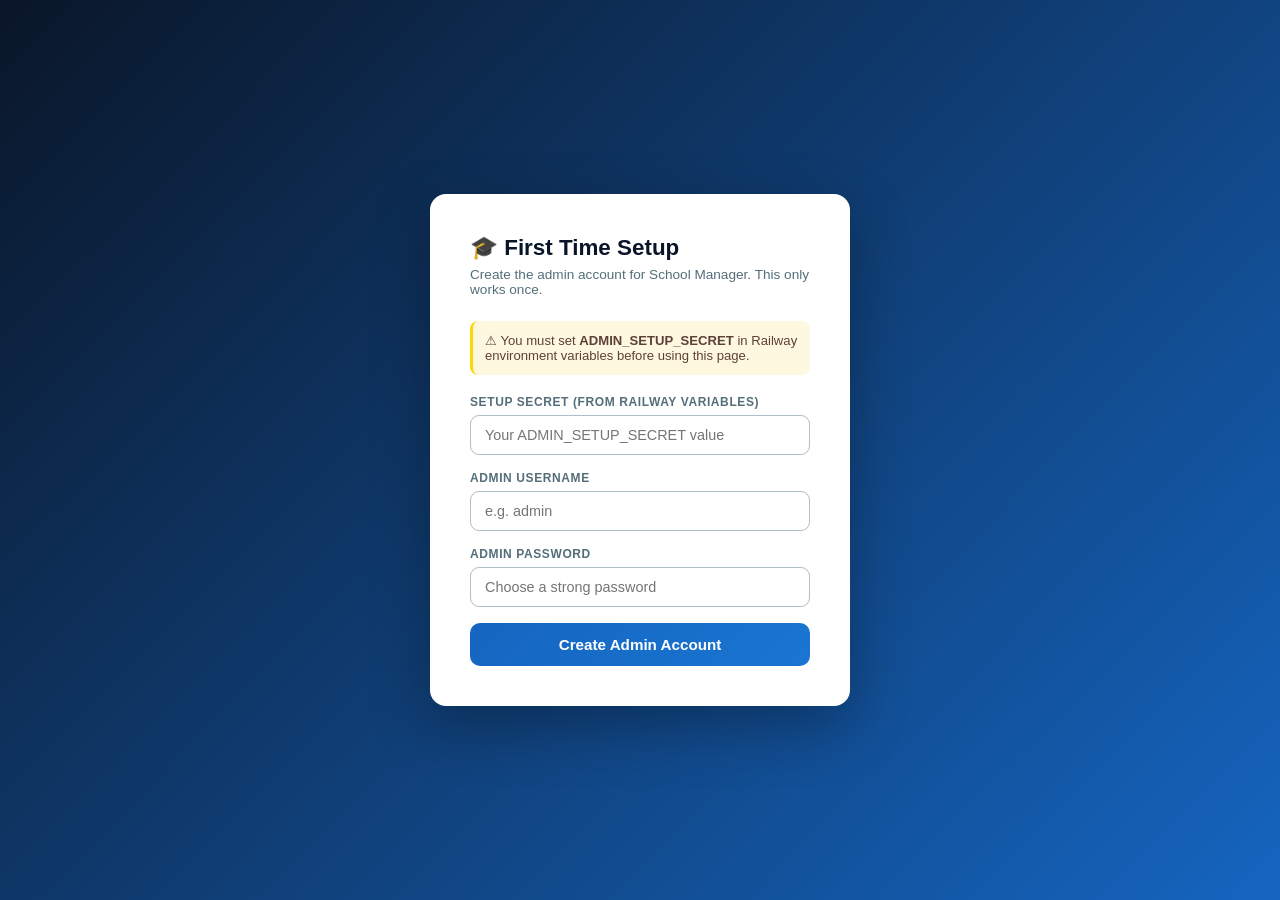
<file: setup.html>
<!DOCTYPE html>
<html lang="en">
<head>
<meta charset="UTF-8"/>
<meta name="viewport" content="width=device-width,initial-scale=1"/>
<title>School Manager – First Time Setup</title>
<link rel="icon" type="image/png" href="/DRDEMIC-LOGO.png">
<style>
*{box-sizing:border-box;margin:0;padding:0}
body{font-family:'Segoe UI',sans-serif;background:linear-gradient(135deg,#0A1628,#1565C0);min-height:100vh;display:flex;align-items:center;justify-content:center}
.card{background:white;border-radius:16px;padding:40px;width:min(420px,90vw);box-shadow:0 20px 60px rgba(0,0,0,.3)}
h1{font-size:1.4rem;font-weight:800;color:#0A1628;margin-bottom:6px}
p{font-size:.85rem;color:#546E7A;margin-bottom:24px}
label{display:block;font-size:.75rem;font-weight:700;color:#546E7A;text-transform:uppercase;letter-spacing:.05em;margin-bottom:6px}
input{width:100%;padding:11px 14px;border:1.5px solid #B0BEC5;border-radius:9px;font-size:.9rem;margin-bottom:16px;outline:none}
input:focus{border-color:#1565C0;box-shadow:0 0 0 3px rgba(21,101,192,.1)}
button{width:100%;padding:13px;background:linear-gradient(135deg,#1565C0,#1976D2);color:white;border:none;border-radius:10px;font-size:.95rem;font-weight:700;cursor:pointer}
button:hover{opacity:.9}
.msg{margin-top:16px;padding:12px;border-radius:8px;font-size:.85rem;display:none}
.msg.success{background:#E8F5E9;color:#2E7D32;border-left:3px solid #00C853}
.msg.error{background:#FFEBEE;color:#C62828;border-left:3px solid #F44336}
.warning{background:#FFF8E1;border-left:3px solid #FFD600;padding:12px;border-radius:8px;font-size:.82rem;color:#5D4037;margin-bottom:20px}
</style>
</head>
<body>
<div class="card">
  <h1>🎓 First Time Setup</h1>
  <p>Create the admin account for School Manager. This only works once.</p>
  <div class="warning">⚠ You must set <strong>ADMIN_SETUP_SECRET</strong> in Railway environment variables before using this page.</div>
  <label>Setup Secret (from Railway Variables)</label>
  <input type="password" id="secret" placeholder="Your ADMIN_SETUP_SECRET value"/>
  <label>Admin Username</label>
  <input type="text" id="username" placeholder="e.g. admin"/>
  <label>Admin Password</label>
  <input type="password" id="password" placeholder="Choose a strong password"/>
  <button onclick="doSetup()">Create Admin Account</button>
  <div class="msg" id="msg"></div>
</div>
<script>
async function doSetup(){
  const secret   = document.getElementById("secret").value.trim();
  const username = document.getElementById("username").value.trim();
  const password = document.getElementById("password").value;
  const msg      = document.getElementById("msg");
  msg.style.display="none";
  if(!secret||!username||!password){
    msg.textContent="Fill in all fields.";
    msg.className="msg error"; msg.style.display="block"; return;
  }
  if(password.length < 4){
    msg.textContent="Password must be at least 4 characters.";
    msg.className="msg error"; msg.style.display="block"; return;
  }
  try{
    const r = await fetch("/api/setup_admin",{
      method:"POST",
      headers:{"Content-Type":"application/json"},
      body: JSON.stringify({secret,username,password})
    });
    const d = await r.json();
    if(d.ok){
      msg.textContent="✓ Admin account created! Your school's registration code is \"school-1\" — you'll need it (along with your username & password) to log in. You can change it later from Config. Go to the main page and log in.";
      msg.className="msg success"; msg.style.display="block";
    } else {
      msg.textContent=d.error||"Failed.";
      msg.className="msg error"; msg.style.display="block";
    }
  } catch(e){
    msg.textContent="Could not connect to server.";
    msg.className="msg error"; msg.style.display="block";
  }
}
</script>
</body>
</html>
</file>
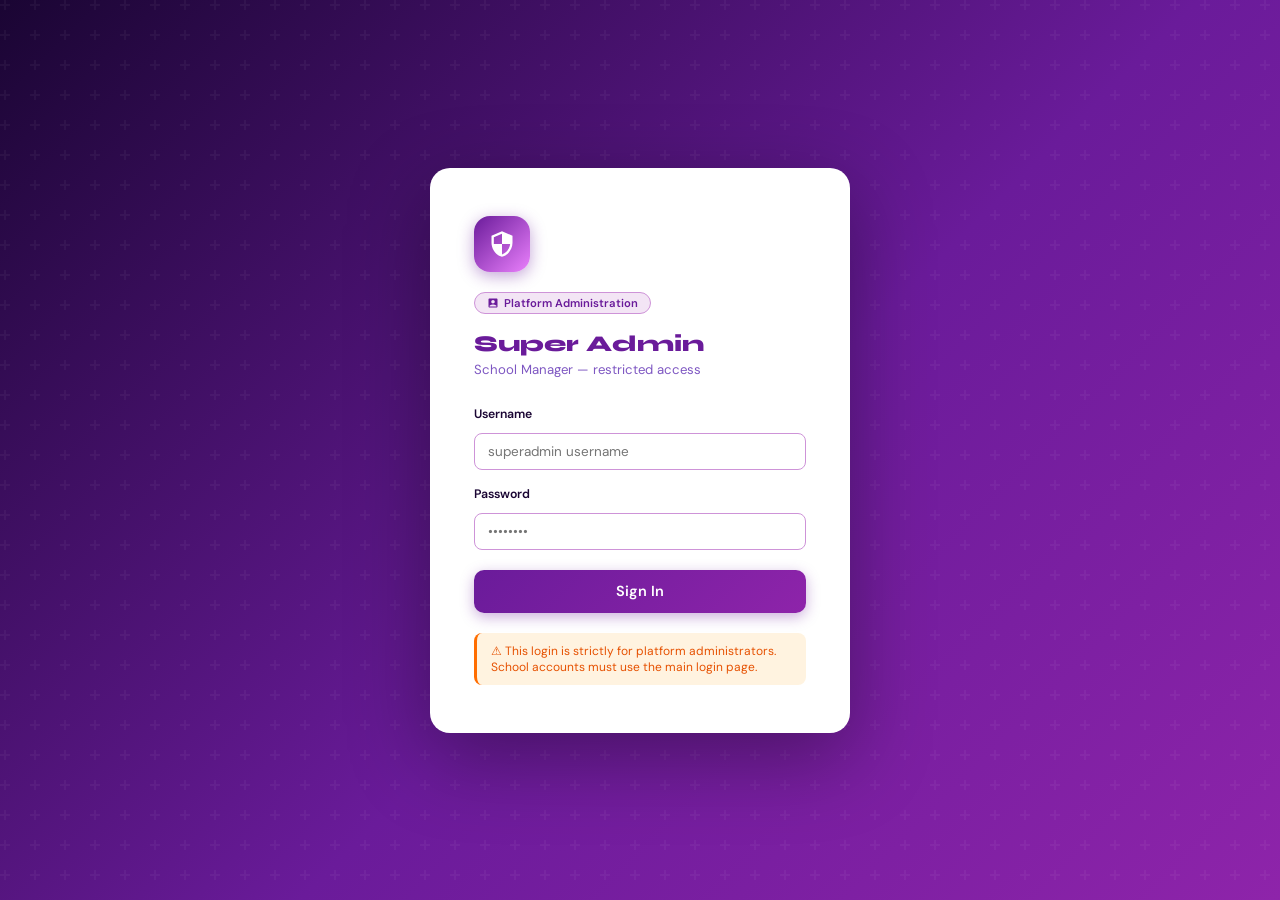
<file: superadmin.html>
<!DOCTYPE html>
<html lang="en">
<head>
<meta charset="UTF-8"/>
<meta name="viewport" content="width=device-width,initial-scale=1"/>
<title>School Manager — Platform Admin</title>
<link href="https://fonts.googleapis.com/css2?family=DM+Sans:wght@300;400;500;600;700&family=Syne:wght@700;800&display=swap" rel="stylesheet"/>
<link rel="icon" type="image/png" href="/DRDEMIC-LOGO.png">
<style>
*,*::before,*::after{box-sizing:border-box;margin:0;padding:0}
:root{
  --ink:     #1A0533;
  --purple:  #6A1B9A;
  --mid:     #8E24AA;
  --light:   #CE93D8;
  --pale:    #F3E5F5;
  --accent:  #EA80FC;
  --green:   #00C853;
  --red:     #F44336;
  --orange:  #FF6D00;
  --text:    #1A0533;
  --muted:   #7E57C2;
  --border:  #CE93D8;
  --card:    #FFFFFF;
  --bg:      #F8F4FC;
  --r:       12px;
  --shadow:  0 4px 24px rgba(106,27,154,.13);
  --shadow2: 0 8px 40px rgba(106,27,154,.18);
}
html{font-family:'DM Sans',sans-serif;background:var(--bg);color:var(--text);font-size:15px}
body{min-height:100vh}
button{font-family:inherit;cursor:pointer;border:none;outline:none}
input,select,textarea{font-family:inherit;outline:none}

/* ── TOAST ── */
#toast-container{position:fixed;top:20px;right:20px;z-index:9999;display:flex;flex-direction:column;gap:10px}
.toast{
  display:flex;align-items:center;gap:10px;
  padding:12px 18px;border-radius:10px;
  font-size:13.5px;font-weight:500;
  box-shadow:0 4px 20px rgba(0,0,0,.18);
  animation:slideIn .3s ease;min-width:260px;max-width:380px;
  border-left:4px solid;
}
.toast.success{background:#E8F5E9;color:#2E7D32;border-color:var(--green)}
.toast.error  {background:#FFEBEE;color:#C62828;border-color:var(--red)}
.toast.info   {background:#F3E5F5;color:#6A1B9A;border-color:var(--accent)}
@keyframes slideIn{from{transform:translateX(120%);opacity:0}to{transform:translateX(0);opacity:1}}

/* ── LOGIN PAGE ── */
#login-page{
  min-height:100vh;display:flex;align-items:center;justify-content:center;
  background:linear-gradient(135deg,var(--ink) 0%,var(--purple) 55%,var(--mid) 100%);
  position:relative;overflow:hidden;
}
#login-page::before{
  content:'';position:absolute;inset:0;
  background:url("data:image/svg+xml,%3Csvg width='60' height='60' viewBox='0 0 60 60' xmlns='http://www.w3.org/2000/svg'%3E%3Cg fill='none' fill-rule='evenodd'%3E%3Cg fill='%23FFFFFF' fill-opacity='0.04'%3E%3Cpath d='M36 34v-4h-2v4h-4v2h4v4h2v-4h4v-2h-4zm0-30V0h-2v4h-4v2h4v4h2V6h4V4h-4zM6 34v-4H4v4H0v2h4v4h2v-4h4v-2H6zM6 4V0H4v4H0v2h4v4h2V6h4V4H6z'/%3E%3C/g%3E%3C/g%3E%3C/svg%3E");
}
.login-card{
  background:var(--card);border-radius:20px;
  padding:clamp(28px,6vw,48px) clamp(20px,6vw,44px);
  width:min(420px,92vw);
  box-shadow:0 24px 80px rgba(0,0,0,.35);
  position:relative;z-index:1;
}
.login-icon{
  width:56px;height:56px;
  background:linear-gradient(135deg,var(--purple),var(--accent));
  border-radius:16px;display:flex;align-items:center;justify-content:center;
  box-shadow:0 4px 16px rgba(106,27,154,.4);
  margin-bottom:20px;
}
.login-icon svg{width:28px;height:28px;fill:#fff}
.login-card h1{font-family:'Syne',sans-serif;font-size:1.5rem;font-weight:800;color:var(--purple);margin-bottom:4px}
.login-card .sub{color:var(--muted);font-size:.88rem;margin-bottom:28px}
.platform-tag{
  display:inline-flex;align-items:center;gap:5px;
  background:var(--pale);color:var(--purple);
  border-radius:999px;padding:3px 12px;font-size:.75rem;font-weight:600;
  margin-bottom:16px;border:1px solid var(--border);
}
.form-group{margin-bottom:16px}
.form-label{display:block;font-size:.82rem;font-weight:600;color:var(--ink);margin-bottom:6px}
.form-input{
  width:100%;padding:10px 14px;border:1.5px solid var(--border);
  border-radius:8px;font-size:.93rem;
  transition:border-color .2s;background:#fff;
}
.form-input:focus{border-color:var(--purple)}
.btn-login{
  width:100%;padding:12px;border-radius:10px;font-size:.97rem;font-weight:600;
  background:linear-gradient(135deg,var(--purple),var(--mid));
  color:#fff;margin-top:4px;
  box-shadow:0 4px 14px rgba(106,27,154,.35);
  transition:opacity .2s;
}
.btn-login:hover{opacity:.9}
.login-warning{
  margin-top:20px;padding:10px 14px;background:#FFF3E0;
  border-radius:8px;border-left:3px solid var(--orange);
  font-size:.8rem;color:#E65100;
}

/* ── APP SHELL ── */
#app{display:none;min-height:100vh;flex-direction:column}
.topbar{
  background:linear-gradient(90deg,var(--ink),var(--purple));
  color:#fff;padding:14px 24px;
  display:flex;align-items:center;justify-content:space-between;
  position:sticky;top:0;z-index:100;
  box-shadow:0 2px 12px rgba(0,0,0,.25);
}
.topbar-brand{display:flex;align-items:center;gap:10px}
.topbar-icon{
  width:34px;height:34px;background:rgba(255,255,255,.18);
  border-radius:8px;display:flex;align-items:center;justify-content:center;
}
.topbar-icon svg{width:18px;height:18px;fill:#fff}
.topbar h1{font-family:'Syne',sans-serif;font-size:1.05rem;font-weight:800}
.topbar .badge-superadmin{
  background:rgba(255,255,255,.2);border-radius:999px;
  padding:2px 10px;font-size:.72rem;font-weight:600;letter-spacing:.04em;
}
.topbar-right{display:flex;align-items:center;gap:12px}
.topbar-user{font-size:.82rem;color:rgba(255,255,255,.8)}
.btn-logout{
  background:rgba(255,255,255,.15);color:#fff;
  border:1px solid rgba(255,255,255,.3);
  border-radius:7px;padding:6px 14px;font-size:.82rem;font-weight:500;
  transition:background .2s;
}
.btn-logout:hover{background:rgba(255,255,255,.25)}

.main-content{flex:1;padding:28px;max-width:1100px;margin:0 auto;width:100%}

/* ── SECTION CARDS ── */
.section{margin-bottom:32px}
.section-title{
  font-family:'Syne',sans-serif;font-size:1.1rem;font-weight:800;
  color:var(--purple);margin-bottom:16px;
  display:flex;align-items:center;gap:8px;
}
.card{
  background:var(--card);border-radius:var(--r);
  box-shadow:var(--shadow);padding:24px;
  border:1px solid rgba(206,147,216,.2);
}

/* ── STATS ── */
.stats-grid{display:grid;grid-template-columns:repeat(auto-fill,minmax(180px,1fr));gap:16px;margin-bottom:28px}
.stat-card{
  background:var(--card);border-radius:var(--r);padding:20px;
  box-shadow:var(--shadow);border-left:4px solid var(--purple);
  display:flex;align-items:center;gap:14px;
}
.stat-icon{
  width:44px;height:44px;border-radius:10px;
  display:flex;align-items:center;justify-content:center;flex-shrink:0;
}
.stat-val{font-size:1.6rem;font-weight:700;line-height:1;color:var(--purple)}
.stat-label{font-size:.78rem;color:var(--muted);margin-top:2px}

/* ── TABLE ── */
.table-wrap{overflow-x:auto}
table{width:100%;border-collapse:collapse;font-size:.88rem}
th{background:var(--pale);color:var(--purple);font-weight:600;padding:10px 14px;text-align:left;white-space:nowrap}
td{padding:10px 14px;border-bottom:1px solid var(--pale);color:var(--text)}
tr:last-child td{border-bottom:none}
tr:hover td{background:#FAF4FF}
.badge{display:inline-block;border-radius:999px;padding:2px 10px;font-size:.73rem;font-weight:600}
.badge-pending{background:#FFF9C4;color:#F57F17}
.badge-active {background:#E8F5E9;color:#2E7D32}

/* ── ANNOUNCE FORM ── */
.announce-form{display:grid;gap:12px}
.form-row{display:grid;grid-template-columns:1fr 1fr;gap:12px}
@media(max-width:600px){.form-row{grid-template-columns:1fr}}
.form-group{display:flex;flex-direction:column;gap:5px}
.form-group label{font-size:.82rem;font-weight:600;color:var(--ink)}
.form-group input,.form-group textarea,.form-group select{
  padding:9px 13px;border:1.5px solid var(--border);border-radius:8px;font-size:.9rem;
  transition:border-color .2s;
}
.form-group input:focus,.form-group textarea:focus,.form-group select:focus{border-color:var(--purple)}
textarea{resize:vertical;min-height:90px}
.btn{padding:9px 20px;border-radius:8px;font-size:.88rem;font-weight:600;transition:opacity .2s}
.btn:hover{opacity:.88}
.btn-purple{background:linear-gradient(135deg,var(--purple),var(--mid));color:#fff;box-shadow:0 3px 10px rgba(106,27,154,.3)}
.btn-danger{background:#FFEBEE;color:var(--red);border:1px solid #FFCDD2}

/* ── PAST ANNOUNCEMENTS ── */
.notice-item{
  padding:14px 0;border-bottom:1px solid var(--pale);
}
.notice-item:last-child{border-bottom:none}
.notice-meta{display:flex;justify-content:space-between;align-items:flex-start;gap:8px;flex-wrap:wrap;margin-bottom:4px}
.notice-title{font-weight:600;color:var(--ink)}
.notice-date{font-size:.76rem;color:var(--muted)}
.notice-body{font-size:.86rem;color:#555;white-space:pre-wrap;line-height:1.5}
.notice-target{font-size:.73rem;background:var(--pale);color:var(--purple);border-radius:4px;padding:1px 7px;margin-top:4px;display:inline-block}

.empty{text-align:center;padding:32px;color:var(--muted);font-size:.9rem}
/* ── ERROR MONITORING ── */
.mon-filters{display:grid;grid-template-columns:repeat(auto-fit,minmax(150px,1fr));gap:10px;margin-bottom:14px;align-items:end}
.mon-filters label{font-size:.75rem;font-weight:600;color:var(--ink);display:block;margin-bottom:4px}
.mon-filters select,.mon-filters input{width:100%;padding:8px 10px;border:1.5px solid var(--border);border-radius:8px;font-size:.85rem}
.mon-row.sev-INFO td{background:#E3F2FD}
.mon-row.sev-WARNING td{background:#FFF8E1}
.mon-row.sev-ERROR td{background:#FFE0B2}
.mon-row.sev-CRITICAL td{background:#C62828;color:#fff;font-weight:600}
.mon-sev{font-weight:700;font-size:.75rem;letter-spacing:.04em}
.mon-id{background:none;border:none;color:inherit;font-family:monospace;font-size:.8rem;text-decoration:underline;cursor:pointer;padding:0}
.mon-pager{display:flex;justify-content:space-between;align-items:center;margin-top:12px;font-size:.82rem;color:var(--muted)}
.mon-modal{display:none;position:fixed;inset:0;background:rgba(26,5,51,.55);z-index:1000;align-items:flex-start;justify-content:center;overflow-y:auto;padding:30px 12px}
.mon-modal-box{background:#fff;border-radius:14px;padding:24px;width:min(820px,100%);box-shadow:var(--shadow2)}
.mon-detail-head{padding:10px 14px;border-radius:8px;font-weight:700;margin-bottom:14px}
.mon-detail-head.sev-INFO{background:#E3F2FD;color:#1565C0}
.mon-detail-head.sev-WARNING{background:#FFF8E1;color:#8D6E00}
.mon-detail-head.sev-ERROR{background:#FFE0B2;color:#BF360C}
.mon-detail-head.sev-CRITICAL{background:#C62828;color:#fff}
.mon-grid{display:grid;grid-template-columns:repeat(auto-fit,minmax(230px,1fr));gap:8px 18px;margin-bottom:14px}
.mon-kv span{display:block;font-size:.7rem;text-transform:uppercase;color:var(--muted);font-weight:600}
.mon-kv b{font-size:.88rem;word-break:break-all}
.mon-modal pre{background:#1A0533;color:#E1BEE7;padding:12px;border-radius:8px;font-size:.75rem;max-height:260px;overflow:auto;white-space:pre-wrap;word-break:break-word;margin:4px 0 14px}
.mon-modal label.lbl{font-size:.78rem;font-weight:700;color:var(--ink);display:block;margin-top:6px}
.mon-modal textarea,.mon-modal select{width:100%;padding:9px 12px;border:1.5px solid var(--border);border-radius:8px;font-size:.88rem;margin:4px 0 12px}

/* ── TABS / BELL ── */
.tabbar{display:flex;gap:4px;overflow-x:auto;background:#fff;border-bottom:1px solid rgba(206,147,216,.45);padding:0 24px}
.tab-btn{background:none;border:none;padding:14px 16px;font-size:.9rem;font-weight:600;color:var(--muted);border-bottom:3px solid transparent;white-space:nowrap}
.tab-btn:hover{color:var(--purple)}
.tab-btn.active{color:var(--purple);border-bottom-color:var(--purple)}
.tab-badge{display:inline-block;min-width:18px;padding:1px 6px;margin-left:4px;border-radius:999px;background:#C62828;color:#fff;font-size:.7rem;font-weight:700;text-align:center}
.tab-panel{display:none}
.tab-panel.active{display:block}
.bell-btn{width:36px;height:36px;display:flex;align-items:center;justify-content:center;background:rgba(255,255,255,.15);color:#fff;border:1px solid rgba(255,255,255,.3);border-radius:8px}
.bell-btn:hover,.bell-btn.active{background:rgba(255,255,255,.35)}
.list-toolbar{display:flex;gap:10px;flex-wrap:wrap;margin-bottom:12px}
.list-toolbar input,.list-toolbar select{padding:8px 12px;border:1.5px solid var(--border);border-radius:8px;font-size:.88rem}
.list-toolbar input{flex:1;min-width:200px}
</style>
</head>
<body>

<div id="toast-container"></div>

<!-- ═══════════════ LOGIN ═══════════════ -->
<div id="login-page">
  <div class="login-card">
    <div class="login-icon">
      <svg viewBox="0 0 24 24"><path d="M12 1L3 5v6c0 5.55 3.84 10.74 9 12 5.16-1.26 9-6.45 9-12V5l-9-4zm0 10.99h7c-.53 4.12-3.28 7.79-7 8.94V12H5V6.3l7-3.11v8.8z"/></svg>
    </div>
    <div class="platform-tag">
      <svg viewBox="0 0 24 24" width="12" height="12" fill="currentColor"><path d="M19 3H5c-1.1 0-2 .9-2 2v14c0 1.1.9 2 2 2h14c1.1 0 2-.9 2-2V5c0-1.1-.9-2-2-2zm-7 3c1.93 0 3.5 1.57 3.5 3.5S13.93 13 12 13s-3.5-1.57-3.5-3.5S10.07 6 12 6zm7 13H5v-.23c0-.62.28-1.2.76-1.58C7.47 15.82 9.64 15 12 15s4.53.82 6.24 2.19c.48.38.76.97.76 1.58V19z"/></svg>
      Platform Administration
    </div>
    <h1>Super Admin</h1>
    <p class="sub">School Manager — restricted access</p>
    <div class="form-group">
      <label class="form-label">Username</label>
      <input type="text" id="sa-username" class="form-input" placeholder="superadmin username" autocomplete="username"/>
    </div>
    <div class="form-group">
      <label class="form-label">Password</label>
      <input type="password" id="sa-password" class="form-input" placeholder="••••••••" autocomplete="current-password"/>
    </div>
    <button class="btn-login" id="sa-login-btn" onclick="doLogin()">Sign In</button>
    <div class="login-warning">
      ⚠ This login is strictly for platform administrators. School accounts must use the main login page.
    </div>
  </div>
</div>

<!-- ═══════════════ APP ═══════════════ -->
<div id="app">
  <div class="topbar">
    <div class="topbar-brand">
      <div class="topbar-icon">
        <svg viewBox="0 0 24 24"><path d="M12 1L3 5v6c0 5.55 3.84 10.74 9 12 5.16-1.26 9-6.45 9-12V5l-9-4zm0 10.99h7c-.53 4.12-3.28 7.79-7 8.94V12H5V6.3l7-3.11v8.8z"/></svg>
      </div>
      <div>
        <h1>School Manager</h1>
      </div>
      <span class="badge-superadmin">SUPER ADMIN</span>
    </div>
    <div class="topbar-right">
      <button class="bell-btn" id="bell-btn" title="Announcements" onclick="showTab('announcements')">
        <svg viewBox="0 0 24 24" width="18" height="18" fill="currentColor"><path d="M12 22c1.1 0 2-.9 2-2h-4c0 1.1.9 2 2 2zm6-6v-5c0-3.07-1.63-5.64-4.5-6.32V4c0-.83-.67-1.5-1.5-1.5s-1.5.67-1.5 1.5v.68C7.64 5.36 6 7.92 6 11v5l-2 2v1h16v-1l-2-2z"/></svg>
      </button>
      <span class="topbar-user" id="sa-topbar-user"></span>
      <button class="btn-logout" onclick="doLogout()">Sign Out</button>
    </div>
  </div>

  <div class="tabbar">
    <button class="tab-btn active" data-tab="overview" onclick="showTab('overview')">Schools</button>
    <button class="tab-btn" data-tab="monitoring" onclick="showTab('monitoring')">Monitoring <span class="tab-badge" id="badge-monitoring" style="display:none"></span></button>
    <button class="tab-btn" data-tab="verification" onclick="showTab('verification')">Verification <span class="tab-badge" id="badge-verification" style="display:none"></span></button>
    <button class="tab-btn" data-tab="withdrawals" onclick="showTab('withdrawals')">Star Withdrawals <span class="tab-badge" id="badge-withdrawals" style="display:none"></span></button>
    <button class="tab-btn" data-tab="agents" onclick="showTab('agents');loadAgents()">Mini Agents</button>
    <button class="tab-btn" data-tab="settings" onclick="showTab('settings')">Settings</button>
  </div>

  <div class="main-content">

    <!-- ═══ SCHOOLS ═══ -->
    <div class="tab-panel active" data-tab="overview">
      <div class="stats-grid">
        <div class="stat-card">
          <div class="stat-icon" style="background:#F3E5F5"><svg viewBox="0 0 24 24" width="22" height="22" fill="#6A1B9A"><path d="M12 3L1 9l11 6 9-4.91V17h2V9L12 3z"/></svg></div>
          <div><div class="stat-val" id="stat-schools">—</div><div class="stat-label">Registered Schools</div></div>
        </div>
        <div class="stat-card">
          <div class="stat-icon" style="background:#E8F5E9"><svg viewBox="0 0 24 24" width="22" height="22" fill="#2E7D32"><path d="M16 11c1.66 0 2.99-1.34 2.99-3S17.66 5 16 5c-1.66 0-3 1.34-3 3s1.34 3 3 3zm-8 0c1.66 0 2.99-1.34 2.99-3S9.66 5 8 5C6.34 5 5 6.34 5 8s1.34 3 3 3zm0 2c-2.33 0-7 1.17-7 3.5V19h14v-2.5c0-2.33-4.67-3.5-7-3.5z"/></svg></div>
          <div><div class="stat-val" id="stat-students">—</div><div class="stat-label">Total Students</div></div>
        </div>
        <div class="stat-card">
          <div class="stat-icon" style="background:#E3F2FD"><svg viewBox="0 0 24 24" width="22" height="22" fill="#1565C0"><path d="M20 17V7c0-1.1-.9-2-2-2H4c-1.1 0-2 .9-2 2v10c0 1.1.9 2 2 2h14c1.1 0 2-.9 2-2zm-9-3.5v-7l6 3.5-6 3.5z"/></svg></div>
          <div><div class="stat-val" id="stat-teachers">—</div><div class="stat-label">Total Teachers</div></div>
        </div>
      </div>
      <div class="card">
        <div class="list-toolbar">
          <input type="text" id="sa-school-search" placeholder="Search schools by name…" oninput="schoolsFilterChanged()"/>
          <select id="sa-school-status" onchange="schoolsFilterChanged()">
            <option value="">All payment statuses</option>
            <option value="active">Active</option><option value="demo">Demo</option>
            <option value="pending">Pending</option><option value="inactive">Inactive</option>
          </select>
        </div>
        <div class="table-wrap">
          <table>
            <thead><tr><th>ID</th><th>School Name</th><th>Registered</th><th>Students</th><th>Teachers</th><th>Active Term</th><th>Plan</th><th>Expires</th><th>Payment</th></tr></thead>
            <tbody id="sa-schools-tbody"><tr><td colspan="9" class="empty">Loading…</td></tr></tbody>
          </table>
        </div>
        <div class="mon-pager">
          <span id="sa-schools-pager-info"></span>
          <span>
            <button class="btn btn-danger" id="sa-schools-prev" onclick="schoolsPage(-1)">← Prev</button>
            <button class="btn btn-danger" id="sa-schools-next" onclick="schoolsPage(1)">Next →</button>
          </span>
        </div>
      </div>
    </div>

    <!-- ═══ MONITORING ═══ -->
    <div class="tab-panel" data-tab="monitoring">
      <div class="stats-grid">
        <div class="stat-card"><div><div class="stat-val" id="mon-total">—</div><div class="stat-label">Active error groups (24h)</div></div></div>
        <div class="stat-card" style="border-left-color:#C62828"><div><div class="stat-val" id="mon-critical" style="color:#C62828">—</div><div class="stat-label">Critical groups (24h)</div></div></div>
        <div class="stat-card" style="border-left-color:#EF6C00"><div><div class="stat-val" id="mon-unresolved" style="color:#EF6C00">—</div><div class="stat-label">Unresolved groups</div></div></div>
        <div class="stat-card"><div><div class="stat-val" id="mon-health" style="font-size:1.2rem">—</div><div class="stat-label" id="mon-health-detail">System health</div></div></div>
      </div>
      <div class="card">
        <div class="mon-filters">
          <div><label>Search</label><input type="text" id="mon-f-q" placeholder="exception, endpoint…" oninput="monSearchDebounced()"/></div>
          <div><label>Severity</label><select id="mon-f-severity" onchange="monFilterChanged()"><option value="">All</option><option>CRITICAL</option><option>ERROR</option><option>WARNING</option><option>INFO</option></select></div>
          <div><label>Status</label><select id="mon-f-status" onchange="monFilterChanged()"><option value="">All</option><option value="new">New</option><option value="investigating">Investigating</option><option value="resolved">Resolved</option><option value="ignored">Ignored</option></select></div>
          <div><label>School</label><select id="mon-f-school" onchange="monFilterChanged()"><option value="">All schools</option></select></div>
          <div><label>Operation</label><select id="mon-f-operation" onchange="monFilterChanged()"><option value="">All operations</option></select></div>
          <div><label>Last seen from</label><input type="date" id="mon-f-from" onchange="monFilterChanged()"/></div>
          <div><label>Last seen to</label><input type="date" id="mon-f-to" onchange="monFilterChanged()"/></div>
          <div><label>Sort by</label><select id="mon-f-sort" onchange="monFilterChanged()"><option value="last_seen">Last seen</option><option value="severity">Severity</option><option value="occurrences">Most occurrences</option><option value="first_seen">First seen</option></select></div>
          <div><button class="btn btn-danger" style="width:100%" onclick="monClearFilters()">Clear</button></div>
        </div>
        <div class="table-wrap">
          <table>
            <thead><tr><th>Severity</th><th>Operation</th><th>School</th><th>Endpoint</th><th>Occurrences</th><th>First seen</th><th>Last seen</th><th>Status</th><th>Last event</th></tr></thead>
            <tbody id="mon-tbody"><tr><td colspan="9" class="empty">Loading…</td></tr></tbody>
          </table>
        </div>
        <div class="mon-pager">
          <span id="mon-pager-info"></span>
          <span>
            <button class="btn btn-danger" id="mon-prev" onclick="monPage(-1)">← Prev</button>
            <button class="btn btn-danger" id="mon-next" onclick="monPage(1)">Next →</button>
          </span>
        </div>
      </div>
    </div>

    <!-- ═══ VERIFICATION ═══ -->
    <div class="tab-panel" data-tab="verification">
      <div class="section-title">School Verification Queue</div>
      <div class="card"><div id="sa-pending-schools"><div class="empty">Loading…</div></div></div>
    </div>

    <!-- ═══ STAR WITHDRAWALS ═══ -->
    <div class="tab-panel" data-tab="withdrawals">
      <div class="section-title">⭐ Star Withdrawal Queue</div>
      <div class="card">
        <div class="form-row" style="margin-bottom:14px">
          <div class="form-group">
            <label>Filter</label>
            <select id="sw-status-filter" onchange="loadStarWithdrawals()">
              <option value="REQUESTED">Requested</option><option value="PROCESSING">Processing</option>
              <option value="WITHDRAWN">Withdrawn</option><option value="REJECTED">Rejected</option><option value="all">All</option>
            </select>
          </div>
        </div>
        <div id="sw-list"><div class="empty">Loading…</div></div>
      </div>
    </div>

    <div class="tab-panel" data-tab="agents">
      <div class="section-title">Mini Agent Rewards</div>
      <div class="card" style="margin-bottom:20px">
        <div class="list-toolbar"><select id="ar-status" onchange="loadAgents()"><option value="PENDING">Pending payout</option><option value="PAID">Paid</option><option value="REJECTED">Rejected</option><option value="ALL">All</option><option value="PROCESSING">Processing</option><option value="FAILED">Failed</option></select></div>
        <div id="ar-list"><div class="empty">Loading…</div></div>
      </div>
      <div class="section-title">Mini Agents</div>
      <div class="card">
        <div class="list-toolbar"><select id="ag-status" onchange="loadAgents()"><option value="requested">Requested</option><option value="approved">Approved</option><option value="suspended">Suspended</option><option value="rejected">Rejected</option><option value="new">No request yet</option><option value="">All</option></select></div>
        <div id="ag-list"><div class="empty">Loading…</div></div>
      </div>
    </div>

    <!-- ═══ SETTINGS ═══ -->
    <div class="tab-panel" data-tab="settings">
      <div class="section-title">Payment Settings</div>
      <div class="card">
        <div class="announce-form">
          <div class="form-group"><label>Business Name</label><input type="text" id="pc-business-name"/></div>
          <div class="form-group"><label>Payment Number</label><input type="text" id="pc-payment-number" placeholder="07XXXXXXXX"/></div>
          <div class="form-group"><label>Supported Networks (comma separated)</label><input type="text" id="pc-networks" placeholder="M-Pesa,Airtel Money,Mixx,HaloPesa"/></div>
          <button class="btn btn-purple" onclick="savePaymentConfig()">Save Payment Settings</button>
        </div>
      </div>
      <div class="section-title" style="margin-top:28px">DrDemic Mini admins</div>
      <div class="card">
        <p style="font-size:.82rem;color:var(--muted);margin-bottom:10px">Reset a Mini teacher/admin's forgotten password. Verify who is asking first (ask for their school name, exam names or approximate sign-up date), then compare with what is shown below.</p>
        <div class="list-toolbar">
          <input type="text" id="mini-owner-q" placeholder="Search by username…" onkeydown="if(event.key==='Enter')searchMiniOwners()"/>
          <button class="btn btn-purple" onclick="searchMiniOwners()">Search</button>
        </div>
        <div id="mini-owner-list"><div class="empty">Type a username and press Search.</div></div>
      </div>
    </div>

    <!-- ═══ ANNOUNCEMENTS (opened from the bell) ═══ -->
    <div class="tab-panel" data-tab="announcements">
      <div style="margin-bottom:14px"><button class="btn btn-danger" onclick="showTab('overview')">← Back</button></div>
      <div class="section-title">Send Platform Announcement</div>
      <div class="card" style="margin-bottom:24px">
        <div class="announce-form">
          <div class="form-group"><label>Title</label><input type="text" id="ann-title" placeholder="e.g. System maintenance on Saturday"/></div>
          <div class="form-group"><label>Message</label><textarea id="ann-body" placeholder="Write your message to school admins…"></textarea></div>
          <div class="form-row">
            <div class="form-group">
              <label>Send to</label>
              <input type="text" id="ann-target-input" list="ann-target-list" placeholder="All schools (or type a school name)" autocomplete="off"/>
              <datalist id="ann-target-list"></datalist>
            </div>
            <div style="display:flex;align-items:flex-end">
              <button class="btn btn-purple" onclick="sendAnnouncement()" style="width:100%">Send Notice →</button>
            </div>
          </div>
          <p style="font-size:.78rem;color:var(--muted)">⚠ One-way only. School admins see this as a "Platform Notice". They cannot reply.</p>
        </div>
      </div>
      <div class="section-title">Sent Announcements</div>
      <div class="card"><div id="past-announcements"><div class="empty">Loading…</div></div></div>
    </div>

  </div><!-- /main-content -->
</div><!-- /app -->

<div class="mon-modal" id="mon-modal" onclick="if(event.target===this)closeMonEvent()">
  <div class="mon-modal-box">
    <div id="mon-detail-body"></div>
    <div style="text-align:right"><button class="btn btn-danger" onclick="closeMonEvent()">Close</button></div>
  </div>
</div>

<script>
"use strict";
let saToken = null;
let saUsername = null;

// ── TOAST ──────────────────────────────────────────────────
function toast(msg, type="info"){
  const icons = {success:"✅",error:"❌",info:"📢"};
  const el = document.createElement("div");
  el.className = `toast ${type}`;
  el.innerHTML = `<span>${icons[type]||"•"}</span><span>${msg}</span>`;
  document.getElementById("toast-container").appendChild(el);
  setTimeout(()=>el.remove(), 4000);
}

// ── API ────────────────────────────────────────────────────
async function saApi(path, method="GET", body=null){
  const opts = {
    method,
    headers: {
      "Content-Type": "application/json",
      ...(saToken ? {"Authorization": "Bearer " + saToken} : {})
    }
  };
  if(body) opts.body = JSON.stringify(body);
  const res = await fetch("/api/superadmin" + path, opts);
  return res.json();
}

// ── LOGIN ──────────────────────────────────────────────────
async function doLogin(){
  const u = document.getElementById("sa-username").value.trim();
  const p = document.getElementById("sa-password").value;
  if(!u || !p){ toast("Enter username and password","error"); return; }
  const btn = document.getElementById("sa-login-btn");
  btn.textContent = "Signing in…"; btn.disabled = true;
  try {
    const res = await fetch("/api/superadmin/login", {
      method:"POST",
      headers:{"Content-Type":"application/json"},
      body: JSON.stringify({username:u, password:p})
    });
    const data = await res.json();
    if(!data.ok){ toast(data.error || "Login failed","error"); return; }
    saToken    = data.token;
    saUsername = data.username;
    document.getElementById("sa-topbar-user").textContent = "👤 " + saUsername;
    document.getElementById("login-page").style.display = "none";
    document.getElementById("app").style.display = "flex";
    loadAll();
  } catch(e){ toast("Connection error","error"); }
  finally { btn.textContent="Sign In"; btn.disabled=false; }
}

async function doLogout(){
  try { await saApi("/logout","POST"); } catch(_){}
  saToken = null; saUsername = null;
  document.getElementById("app").style.display = "none";
  document.getElementById("login-page").style.display = "flex";
  document.getElementById("sa-username").value = "";
  document.getElementById("sa-password").value = "";
  toast("Signed out","info");
}

// Allow Enter key on login form
document.addEventListener("keydown", e=>{
  if(e.key==="Enter" && document.getElementById("login-page").style.display !== "none") doLogin();
});

// ── LOAD ALL ───────────────────────────────────────────────
async function loadAll(){
  showTab("overview");
  await Promise.all([loadSchools(), loadAnnouncements(), loadPaymentConfig(), loadPendingSchools(), loadStarWithdrawals(), loadMonitoring()]);
}

// ── STAR WITHDRAWAL QUEUE ────────────────────────────────────
async function loadStarWithdrawals(){
  const status = document.getElementById("sw-status-filter").value;
  const data = await saApi("/star_withdrawals?status="+status);
  const list = document.getElementById("sw-list");
  if(!data.ok || !data.withdrawals.length){ list.innerHTML = `<div class="empty">No withdrawal requests.</div>`; return; }
  list.innerHTML = data.withdrawals.map(w=>`
  <div class="notice-item">
    <div class="notice-meta">
      <span class="notice-title">${esc(w.school_name)} — ⭐${w.stars} (${w.amount.toLocaleString()} TZS)</span>
      <span class="notice-date">${w.requested_at ? w.requested_at.slice(0,16) : ""}</span>
    </div>
    <div class="notice-body">
      Payout to: <strong>${esc(w.account_identifier||"—")}</strong>
      ${w.decided_by ? "<br>Decided by "+esc(w.decided_by)+(w.decided_at?" on "+esc(w.decided_at.slice(0,16)):"") : ""}
      ${w.note ? "<br>Note: "+esc(w.note) : ""}
    </div>
    <span class="notice-target" style="${w.status==='REJECTED'?'background:#FFEBEE;color:#C62828':w.status==='WITHDRAWN'?'background:#E8F5E9;color:#2E7D32':''}">Status: ${esc(w.status)}</span>
    ${(w.status==="REQUESTED"||w.status==="PROCESSING") ? `
      <div style="margin-top:8px;display:flex;gap:8px">
        <button class="btn btn-purple" style="padding:5px 14px;font-size:.78rem" onclick="approveStarWithdrawal(${w.id})">Mark Paid Out</button>
        <button class="btn btn-danger" style="padding:5px 14px;font-size:.78rem" onclick="rejectStarWithdrawal(${w.id})">Reject</button>
      </div>` : ""}
  </div>`).join("");
}
async function approveStarWithdrawal(id){
  if(!confirm("Confirm you have PAID OUT this withdrawal via Snippe/manual transfer? This cannot be undone.")) return;
  const data = await saApi("/star_withdrawals/"+id+"/approve","POST",{});
  if(!data.ok){ toast(data.error||"Failed","error"); return; }
  toast("Marked as paid out","success"); loadStarWithdrawals();
}
async function rejectStarWithdrawal(id){
  const note = prompt("Reason for rejecting this withdrawal (shown to the school):");
  if(note===null) return;
  if(!note.trim()){ toast("A reason is required","error"); return; }
  const data = await saApi("/star_withdrawals/"+id+"/reject","POST",{note});
  if(!data.ok){ toast(data.error||"Failed","error"); return; }
  toast("Rejected — stars released back to balance","info"); loadStarWithdrawals();
}

async function loadPendingSchools(){
  const data = await saApi("/schools/pending");
  const list = document.getElementById("sa-pending-schools");
  if(!data.ok || !data.schools.length){ list.innerHTML = `<div class="empty">No schools awaiting verification.</div>`; return; }
  list.innerHTML = data.schools.map(s=>`
    <div class="notice-item">
      <div class="notice-meta">
        <span class="notice-title">${esc(s.school_name)} — code: <strong>${esc(s.necta_code||"—")}</strong></span>
        <span class="notice-date">${s.registered_at ? s.registered_at.slice(0,16) : ""}</span>
      </div>
      <span class="notice-target" style="${s.verification_status==='rejected'?'background:#FFEBEE;color:#C62828':'background:#FFF9C4;color:#F57F17'}">
        Status: ${esc(s.verification_status)}${s.verification_status==='rejected' ? " — deletes automatically ~6h after rejection" : ""}
      </span>
      ${s.rejection_reason ? `<div class="notice-body">Reason: ${esc(s.rejection_reason)}</div>` : ""}
      <div style="margin-top:8px;display:flex;gap:8px">
        <button class="btn btn-purple" style="padding:5px 14px;font-size:.78rem" onclick="approveSchool(${s.id})">Approve</button>
        <button class="btn btn-danger" style="padding:5px 14px;font-size:.78rem" onclick="rejectSchool(${s.id})">Reject</button>
      </div>
    </div>`).join("");
}
async function approveSchool(id){
  if(!confirm("Approve this school's registration?")) return;
  const data = await saApi(`/schools/${id}/approve`,"POST",{});
  if(!data.ok){ toast(data.error||"Failed","error"); return; }
  toast("School approved","success"); loadPendingSchools(); loadSchools();
}
async function rejectSchool(id){
  const note = prompt("Reason for rejecting this school (shown to the admin):");
  if(note===null) return;
  if(!note.trim()){ toast("A reason is required","error"); return; }
  const data = await saApi(`/schools/${id}/reject`,"POST",{note});
  if(!data.ok){ toast(data.error||"Failed","error"); return; }
  toast("School rejected — data will be removed in ~6 hours if unresolved","info"); loadPendingSchools();
}

// —————————PAYMENTS OVERVIEW——————————————————————————————————
async function loadPaymentConfig(){
  const data = await saApi("/payment_config");
  if(!data.ok) return;
  document.getElementById("pc-business-name").value = data.business_name || "";
  document.getElementById("pc-payment-number").value = data.payment_number || "";
  document.getElementById("pc-networks").value = (data.networks||[]).join(",");
}
async function savePaymentConfig(){
  const business_name = document.getElementById("pc-business-name").value.trim();
  const payment_number = document.getElementById("pc-payment-number").value.trim();
  const networks = document.getElementById("pc-networks").value.split(",").map(s=>s.trim()).filter(Boolean);
  const data = await saApi("/payment_config","POST",{business_name,payment_number,networks});
  if(!data.ok){ toast(data.error||"Failed","error"); return; }
  toast("Payment settings saved","success");
}

// ── SCHOOLS OVERVIEW ────────────────────────────────────────
// ── TABS ────────────────────────────────────────────────────
function setBadge(id, n){
  const el = document.getElementById(id); if(!el) return;
  el.textContent = n > 99 ? "99+" : n; el.style.display = n > 0 ? "inline-block" : "none";
}
function showTab(name){
  document.querySelectorAll(".tab-panel").forEach(p=>p.classList.toggle("active", p.dataset.tab===name));
  document.querySelectorAll(".tab-btn").forEach(b=>b.classList.toggle("active", b.dataset.tab===name));
  document.getElementById("bell-btn").classList.toggle("active", name==="announcements");
  window.scrollTo({top:0});
  refreshBadges();
}
async function refreshBadges(){
  if(!saToken) return;
  try {
    const [p, w, m] = await Promise.all([saApi("/schools/pending"), saApi("/star_withdrawals?status=REQUESTED"),
                                         saApi("/monitoring/groups/summary")]);
    setBadge("badge-verification", p.ok ? p.schools.filter(s=>s.verification_status==="pending").length : 0);
    setBadge("badge-withdrawals", w.ok ? w.withdrawals.length : 0);
    setBadge("badge-monitoring", m.ok ? m.unresolved_critical : 0);
  } catch(_){}
}

// ── SCHOOLS (search + pagination, client-side) ──────────────
let saSchools = [], saSchoolPage = 0;
const SCHOOL_PAGE = 15;

async function loadSchools(){
  const data = await saApi("/schools");
  if(!data.ok){ toast("Failed to load schools","error"); return; }
  saSchools = data.schools || [];
  document.getElementById("stat-schools").textContent  = saSchools.length;
  document.getElementById("stat-students").textContent = saSchools.reduce((a,s)=>a+s.student_count,0);
  document.getElementById("stat-teachers").textContent = saSchools.reduce((a,s)=>a+s.teacher_count,0);
  populateAnnounceTargets(saSchools);
  renderSchools();
  if(typeof renderAnnouncements === "function") renderAnnouncements();
}
function schoolsFiltered(){
  const q = (document.getElementById("sa-school-search").value||"").trim().toLowerCase();
  const st = document.getElementById("sa-school-status").value;
  return saSchools.filter(s=>(!q || (s.school_name||"").toLowerCase().includes(q)) && (!st || s.payment_status===st));
}
function renderSchools(){
  const list = schoolsFiltered();
  const maxPage = Math.max(0, Math.ceil(list.length/SCHOOL_PAGE)-1);
  saSchoolPage = Math.min(saSchoolPage, maxPage);
  const start = saSchoolPage*SCHOOL_PAGE, rows = list.slice(start, start+SCHOOL_PAGE);
  const tbody = document.getElementById("sa-schools-tbody");
  tbody.innerHTML = rows.length ? rows.map(s=>`
    <tr>
      <td>${s.id}</td>
      <td><strong>${esc(s.school_name)}</strong><br>
        <button class="btn btn-danger" style="padding:2px 8px;font-size:.7rem;margin-top:4px"
          data-id="${s.id}" data-name="${esc(s.school_name)}" onclick="resetAdminPassword(this)">Reset admin password</button></td>
      <td style="font-size:.82rem;color:#777">${esc(s.registered_at || "—")}</td>
      <td>${s.student_count}</td><td>${s.teacher_count}</td>
      <td><span style="font-size:.82rem;color:#555">${esc(s.active_term || "—")}</span></td>
      <td>${esc(s.subscription_plan || "-")}</td>
      <td style="font-size:.82rem;color:#555">${s.subscription_expires_at ? new Date(s.subscription_expires_at).toLocaleDateString() : "-"}</td>
      <td><span class="badge ${s.payment_status==='active'||s.payment_status==='demo'?'badge-active':'badge-pending'}">${esc(s.payment_status)}</span></td>
    </tr>`).join("") : `<tr><td colspan="9" class="empty">${saSchools.length ? "No schools match." : "No schools registered yet."}</td></tr>`;
  document.getElementById("sa-schools-pager-info").textContent =
    list.length ? `${start+1}–${start+rows.length} of ${list.length}` : "0 schools";
  document.getElementById("sa-schools-prev").disabled = saSchoolPage === 0;
  document.getElementById("sa-schools-next").disabled = saSchoolPage >= maxPage;
}
function schoolsFilterChanged(){ saSchoolPage = 0; renderSchools(); }
function schoolsPage(d){ saSchoolPage = Math.max(0, saSchoolPage + d); renderSchools(); }

// ── ANNOUNCEMENTS ───────────────────────────────────────────
let saAnnAll = [], saAnnShowAll = false, saAnnTargetMap = {};
function populateAnnounceTargets(schools){
  saAnnTargetMap = {};
  document.getElementById("ann-target-list").innerHTML = schools.map(s=>{
    const key = s.school_name + " (#" + s.id + ")"; saAnnTargetMap[key] = s.id;
    return `<option value="${esc(key)}"></option>`;
  }).join("");
}
async function loadAnnouncements(){
  const data = await saApi("/announce");
  if(!data.ok){ toast("Failed to load announcements","error"); return; }
  saAnnAll = data.announcements || [];
  renderAnnouncements();
}
function renderAnnouncements(){
  const c = document.getElementById("past-announcements");
  if(!saAnnAll.length){ c.innerHTML = `<div class="empty">No announcements sent yet.</div>`; return; }
  const shown = saAnnShowAll ? saAnnAll : saAnnAll.slice(0,15);
  c.innerHTML = shown.map(a=>{
    let target = "All schools";
    if(a.target !== "all"){
      const sc = saSchools.find(s=>String(s.id)===String(a.target));
      target = sc ? sc.school_name : "School #" + a.target;
    }
    return `<div class="notice-item">
      <div class="notice-meta">
        <span class="notice-title">${esc(a.title)}</span>
        <div style="display:flex;gap:8px;align-items:center;flex-wrap:wrap">
          <span class="notice-date">${a.posted_at ? esc(a.posted_at.slice(0,16)) : ""}</span>
          <button class="btn btn-danger" style="padding:3px 10px;font-size:.72rem" onclick="deleteAnnouncement(${a.id})">Delete</button>
        </div>
      </div>
      <div class="notice-body">${esc(a.body)}</div>
      <span class="notice-target">To: ${esc(target)}</span>
    </div>`;
  }).join("") + (saAnnAll.length > 15
    ? `<div style="text-align:center;margin-top:12px"><button class="btn btn-danger" onclick="saAnnShowAll=!saAnnShowAll;renderAnnouncements()">${saAnnShowAll ? "Show fewer" : "Show all "+saAnnAll.length}</button></div>` : "");
}
async function sendAnnouncement(){
  const title = document.getElementById("ann-title").value.trim();
  const body  = document.getElementById("ann-body").value.trim();
  const raw   = document.getElementById("ann-target-input").value.trim();
  if(!title || !body){ toast("Title and message are required","error"); return; }
  let target = "all";
  if(raw && raw.toLowerCase() !== "all schools"){
    if(!(raw in saAnnTargetMap)){ toast("Pick a school from the suggestions, or leave empty for all schools","error"); return; }
    target = String(saAnnTargetMap[raw]);
  }
  const data = await saApi("/announce","POST",{title, body, target});
  if(!data.ok){ toast(data.error || "Failed to send","error"); return; }
  toast("Announcement sent!","success");
  ["ann-title","ann-body","ann-target-input"].forEach(id=>{ document.getElementById(id).value = ""; });
  loadAnnouncements();
}

async function deleteAnnouncement(id){
  if(!confirm("Delete this announcement? School admins who haven't read it will no longer see it.")) return;
  const data = await saApi("/announce/"+id,"DELETE");
  if(!data.ok){ toast("Failed to delete","error"); return; }
  toast("Deleted","info");
  loadAnnouncements();
}


// ── ERROR MONITORING (grouped) ──────────────────────────────
let monOffset = 0, monCurrentGid = null, monDebounce = null;
const MON_PAGE = 25;
const MON_STATUS = {new:"New", investigating:"Investigating", resolved:"Resolved", ignored:"Ignored"};

function monTime(s){ return s ? esc(s.replace("T"," ").slice(0,16)) + " UTC" : "—"; }

async function loadMonitoring(){ await Promise.all([loadMonSummary(), loadMonFilters(), loadMonGroups()]); }

async function loadMonSummary(){
  const set = (id, v)=>{ document.getElementById(id).textContent = v; };
  const d = await saApi("/monitoring/groups/summary");
  if(!d.ok){ set("mon-health","Unavailable"); toast(d.error||"Failed to load monitoring summary","error"); return; }
  set("mon-total", d.active_recent); set("mon-critical", d.critical_recent); set("mon-unresolved", d.unresolved_total);
  const map = {healthy:["Healthy","#2E7D32"], warning:["Warning","#EF6C00"], critical:["Critical","#C62828"]};
  const [label,color] = map[d.health] || ["Unknown","#7E57C2"];
  const h = document.getElementById("mon-health"); h.textContent = label; h.style.color = color;
  set("mon-health-detail", (d.alerts_enabled ? "Email alerts ON" : "Email alerts OFF") +
      (d.last_event_at ? " · last event " + d.last_event_at.replace("T"," ").slice(0,16) + " UTC" : " · no events"));
  setBadge("badge-monitoring", d.unresolved_critical);
}

async function loadMonFilters(){
  const d = await saApi("/monitoring/filters");
  if(!d.ok) return;
  const fill = (id, items, first)=>{
    const sel = document.getElementById(id), cur = sel.value;
    sel.innerHTML = `<option value="">${first}</option>` + items.map(i=>`<option value="${esc(i.value)}">${esc(i.label)}</option>`).join("");
    if([...sel.options].some(o=>o.value===cur)) sel.value = cur;
  };
  fill("mon-f-school", d.schools.map(s=>({value:s.id,label:s.name})), "All schools");
  fill("mon-f-operation", d.operations.map(o=>({value:o,label:o})), "All operations");
}

function monQuery(){
  const p = new URLSearchParams();
  [["severity","mon-f-severity"],["status","mon-f-status"],["school_id","mon-f-school"],["operation","mon-f-operation"],
   ["date_from","mon-f-from"],["date_to","mon-f-to"],["q","mon-f-q"],["sort","mon-f-sort"]].forEach(([k,id])=>{
    const v = document.getElementById(id).value.trim(); if(v) p.set(k,v);
  });
  p.set("limit", MON_PAGE); p.set("offset", monOffset);
  return p.toString();
}

async function loadMonGroups(){
  const tb = document.getElementById("mon-tbody");
  const d = await saApi("/monitoring/groups?" + monQuery());
  if(!d.ok){ tb.innerHTML = `<tr><td colspan="9" class="empty">${esc(d.error||"Failed to load")}</td></tr>`; return; }
  tb.innerHTML = d.groups.length ? d.groups.map(g=>`
    <tr class="mon-row sev-${esc(g.severity)}" style="cursor:pointer" onclick="openMonGroup(${g.id})">
      <td><span class="mon-sev">${esc(g.severity)}</span></td>
      <td>${esc(g.operation||"—")}</td>
      <td>${esc(g.school_name || (g.last_school_id ? "School #"+g.last_school_id : "—"))}</td>
      <td style="font-size:.8rem">${esc(g.endpoint||"—")}<div style="opacity:.8">${esc(g.exception_type||"")}</div></td>
      <td><b>${g.occurrence_count}</b></td>
      <td style="white-space:nowrap;font-size:.78rem">${monTime(g.first_seen)}</td>
      <td style="white-space:nowrap;font-size:.78rem">${monTime(g.last_seen)}</td>
      <td>${esc(MON_STATUS[g.status]||g.status)}</td>
      <td style="font-family:monospace;font-size:.76rem">${esc(g.last_event_id||"")}</td>
    </tr>`).join("") : `<tr><td colspan="9" class="empty">No error groups match.</td></tr>`;
  const from = d.groups.length ? monOffset+1 : 0;
  document.getElementById("mon-pager-info").textContent = `${from}–${monOffset+d.groups.length} of ${d.total}`;
  document.getElementById("mon-prev").disabled = monOffset === 0;
  document.getElementById("mon-next").disabled = monOffset + MON_PAGE >= d.total;
}
function monFilterChanged(){ monOffset = 0; loadMonGroups(); }
function monSearchDebounced(){ clearTimeout(monDebounce); monDebounce = setTimeout(monFilterChanged, 350); }
function monClearFilters(){
  ["mon-f-q","mon-f-severity","mon-f-status","mon-f-school","mon-f-operation","mon-f-from","mon-f-to"].forEach(id=>{ document.getElementById(id).value = ""; });
  document.getElementById("mon-f-sort").value = "last_seen";
  monFilterChanged();
}
function monPage(delta){ monOffset = Math.max(0, monOffset + delta*MON_PAGE); loadMonGroups(); }

async function openMonGroup(gid){
  const d = await saApi("/monitoring/groups/" + gid);
  if(!d.ok){ toast(d.error||"Could not load group","error"); return; }
  const g = d.group, l = d.latest; monCurrentGid = g.id;
  const kv = (k,v)=>`<div class="mon-kv"><span>${k}</span><b>${esc(v==null||v===""?"—":v)}</b></div>`;
  const when = s=>s ? s.replace("T"," ").slice(0,19) + " UTC" : "";
  const statusOpts = Object.entries(MON_STATUS).map(([k,lb])=>`<option value="${k}" ${k===g.status?"selected":""}>${lb}</option>`).join("");
  const occ = d.occurrences.map(o=>`<tr><td style="font-family:monospace;font-size:.76rem">${esc(o.event_id)}</td>
      <td style="font-size:.78rem">${esc(when(o.created_at))}</td><td>${esc(o.school_name || (o.school_id?"School #"+o.school_id:"—"))}</td>
      <td>${esc(o.username ? o.username+" ("+(o.role||"?")+")" : "—")}</td></tr>`).join("");
  document.getElementById("mon-detail-body").innerHTML = `
    <div class="mon-detail-head sev-${esc(g.severity)}">${esc(g.severity)} · ${g.occurrence_count} occurrence${g.occurrence_count===1?"":"s"}</div>
    <div class="mon-grid">
      ${kv("Status", MON_STATUS[g.status]||g.status)}${kv("Operation", g.operation)}
      ${kv("Endpoint", g.endpoint)}${kv("Exception type", g.exception_type)}
      ${kv("First seen", when(g.first_seen))}${kv("Last seen", when(g.last_seen))}
      ${kv("Latest school", g.school_name || (g.last_school_id?"School #"+g.last_school_id:""))}${kv("Latest event", g.last_event_id)}
      ${kv("Last alert email", g.last_alert_at ? when(g.last_alert_at) : "never")}${kv("Suppressed since last alert", g.suppressed_since_alert)}
    </div>
    ${l ? `<label class="lbl">Latest message</label><pre>${esc(l.message||"")}</pre>
    <label class="lbl">Latest traceback</label><pre>${esc(l.traceback||"(none)")}</pre>
    <label class="lbl">Diagnostic context (latest)</label><pre>${esc(JSON.stringify(l.context||{}, null, 2))}</pre>`
    : `<p style="color:var(--muted);font-size:.85rem">Latest event details are no longer stored.</p>`}
    <label class="lbl">Recent occurrences (newest ${d.occurrences.length} kept)</label>
    <div class="table-wrap" style="margin:4px 0 14px"><table><thead><tr><th>Event</th><th>Time</th><th>School</th><th>User</th></tr></thead><tbody>${occ}</tbody></table></div>
    <label class="lbl">Status</label><select id="mon-d-status">${statusOpts}</select>
    <label class="lbl">Internal notes (superadmin only)</label>
    <textarea id="mon-d-notes" rows="4">${esc(g.admin_notes||"")}</textarea>
    <button class="btn btn-purple" onclick="saveMonGroup()">Save</button>`;
  document.getElementById("mon-modal").style.display = "flex";
}
function closeMonEvent(){ document.getElementById("mon-modal").style.display = "none"; }

async function saveMonGroup(){
  if(!monCurrentGid) return;
  const status = document.getElementById("mon-d-status").value;
  const admin_notes = document.getElementById("mon-d-notes").value;
  const d = await saApi("/monitoring/groups/" + monCurrentGid, "POST", {status, admin_notes});
  if(!d.ok){ toast(d.error||"Failed to save","error"); return; }
  toast("Saved","success"); closeMonEvent(); loadMonSummary(); loadMonGroups(); refreshBadges();
}

async function resetAdminPassword(btn){
  const id = btn.dataset.id, name = btn.dataset.name;
  const a = await saApi(`/schools/${id}/admins`);
  if(!a.ok || !a.admins.length){ toast("No admin accounts found","error"); return; }
  let username = a.admins[0];
  if(a.admins.length > 1){
    username = prompt("Which account?\n" + a.admins.join("\n"), a.admins[0]);
    if(!username) return;
  }
  const c = a.contact || {};
  if(!confirm(`Reset password for "${username}" at ${name}?\n\nVerify who is asking BEFORE you do this.\nPhone on file: ${c.admin_phone || c.phone || "none"}\nEmail on file: ${c.email || "none"}`)) return;
  const r = await saApi(`/schools/${id}/reset_password`, "POST", {username});
  if(!r.ok){ toast(r.error || "Failed", "error"); return; }
  prompt("Temporary password (shown once). Send it through a verified channel:", r.temp_password);
}

// ── DRDEMIC MINI: owner password reset ──────────────────────
async function searchMiniOwners(){
  const q = document.getElementById("mini-owner-q").value.trim();
  const box = document.getElementById("mini-owner-list");
  if(q.length < 2){ box.innerHTML = `<div class="empty">Type at least 2 letters of the username.</div>`; return; }
  const d = await saApi("/mini/owners?q=" + encodeURIComponent(q));
  if(!d.ok){ box.innerHTML = `<div class="empty">${esc(d.error||"Failed")}</div>`; return; }
  box.innerHTML = d.owners.length ? d.owners.map(o=>`
    <div class="notice-item">
      <div class="notice-meta">
        <span class="notice-title">${esc(o.username)}</span>
        <span class="notice-date">Joined ${esc((o.created_at||"").slice(0,10))}</span>
      </div>
      <div class="notice-body">${o.sheets} sheet(s)${o.schools ? " · Schools on sheets: "+esc(o.schools) : ""}<br>Phone on file: <b>${o.phone ? esc("0"+o.phone.slice(3)) : "none (older account, cannot verify by phone)"}</b></div>
      <button class="btn btn-danger" style="margin-top:8px;padding:5px 14px;font-size:.78rem"
        data-id="${o.id}" data-name="${esc(o.username)}" onclick="resetMiniOwner(this)">Reset password</button>
    </div>`).join("") : `<div class="empty">No Mini admin found.</div>`;
}
async function resetMiniOwner(btn){
  const id = btn.dataset.id, name = btn.dataset.name;
  if(!confirm(`Reset password for Mini admin "${name}"?\n\nVerify who is asking BEFORE you do this.\nTheir sheets, parents and payments stay untouched.`)) return;
  const r = await saApi(`/mini/owners/${id}/reset_password`, "POST", {});
  if(!r.ok){ toast(r.error||"Failed","error"); return; }
  prompt("Temporary password (shown once). Send it through a verified channel:", r.temp_password);
}

// ── MINI AGENTS ─────────────────────────────────────────────
async function loadAgents(){
  const [a, r] = await Promise.all([saApi("/mini/agents?status="+document.getElementById("ag-status").value),
                                    saApi("/mini/agent_rewards?status="+document.getElementById("ar-status").value)]);
  document.getElementById("ar-list").innerHTML = r.ok && r.rewards.length ? r.rewards.map(w=>`
    <div class="notice-item"><div class="notice-meta"><span class="notice-title">${esc(w.agent)} — ${w.amount.toLocaleString()} TZS</span><span class="notice-date">${esc((w.created_at||"").slice(0,16))}</span></div>
      <div class="notice-body">Pay to: <b>${esc(w.agent_phone)}</b><br>School: ${esc(w.school||"(no name)")} · teacher login: ${esc(w.teacher)}<br>Paying phones (last 4): ${esc((w.payers_last4||[]).join(", "))}${w.note?"<br>Note: "+esc(w.note):""}</div>
      <span class="notice-target">${esc(w.status)}</span>
      ${["PENDING","FAILED"].includes(w.status)?`<div style="margin-top:8px;display:flex;gap:8px">
      <button class="btn btn-purple" style="padding:5px 14px;font-size:.78rem" onclick="decideReward(${w.id},'paid')">Mark paid</button>
        <button class="btn btn-danger" style="padding:5px 14px;font-size:.78rem" onclick="decideReward(${w.id},'reject')">Reject</button></div>`:""}</div>`).join("")
    : `<div class="empty">No rewards.</div>`;
  document.getElementById("ag-list").innerHTML = a.ok && a.agents.length ? a.agents.map(g=>`
    <div class="notice-item"><div class="notice-meta"><span class="notice-title">${esc(g.full_name)} (${esc(g.username)})</span><span class="notice-date">${esc((g.created_at||"").slice(0,10))}</span></div>
      <div class="notice-body">Phone: <b>${esc(g.phone)}</b> · Schools: ${g.schools}${g.note?"<br>Note: "+esc(g.note):""}</div>
      <span class="notice-target">${esc(g.status)}</span>
      <div style="margin-top:8px;display:flex;gap:8px">
      ${["requested","suspended","rejected"].includes(g.status)?`<button class="btn btn-purple" style="padding:5px 14px;font-size:.78rem" onclick="decideAgent(${g.id},'approve')">Approve</button>`:""}
      ${g.status==="requested"?`<button class="btn btn-danger" style="padding:5px 14px;font-size:.78rem" onclick="decideAgent(${g.id},'reject')">Reject</button>`:""}
      ${g.status==="approved"?`<button class="btn btn-danger" style="padding:5px 14px;font-size:.78rem" onclick="decideAgent(${g.id},'suspend')">Suspend</button>`:""}</div></div>`).join("")
    : `<div class="empty">No agents.</div>`;
}
async function decideAgent(id, action){
  let note = "";
  if(action!=="approve"){ note = prompt("Reason (required):"); if(!note||!note.trim()) return; }
  else if(!confirm("Approve this agent and give them a referral link?")) return;
  const d = await saApi(`/mini/agents/${id}/decide`,"POST",{action,note});
  if(!d.ok){ toast(d.error||"Failed","error"); return; }
  toast("Done","success"); loadAgents();
}
async function decideReward(id, action){
  let note = "";
  if(action==="reject"){ note = prompt("Reason for rejecting (required):"); if(!note||!note.trim()) return; }
  else if(!confirm("Confirm you have SENT the money to the agent's number? This cannot be undone.")) return;
  const d = await saApi(`/mini/agent_rewards/${id}/decide`,"POST",{action,note});
  if(!d.ok){ toast(d.error||"Failed","error"); return; }
  toast("Done","success"); loadAgents();
}

// ── UTILS ──────────────────────────────────────────────────
function esc(s){ return String(s==null?"":s).replace(/&/g,"&amp;").replace(/</g,"&lt;").replace(/>/g,"&gt;").replace(/"/g,"&quot;"); }
</script>
</body>
</html>
</file>
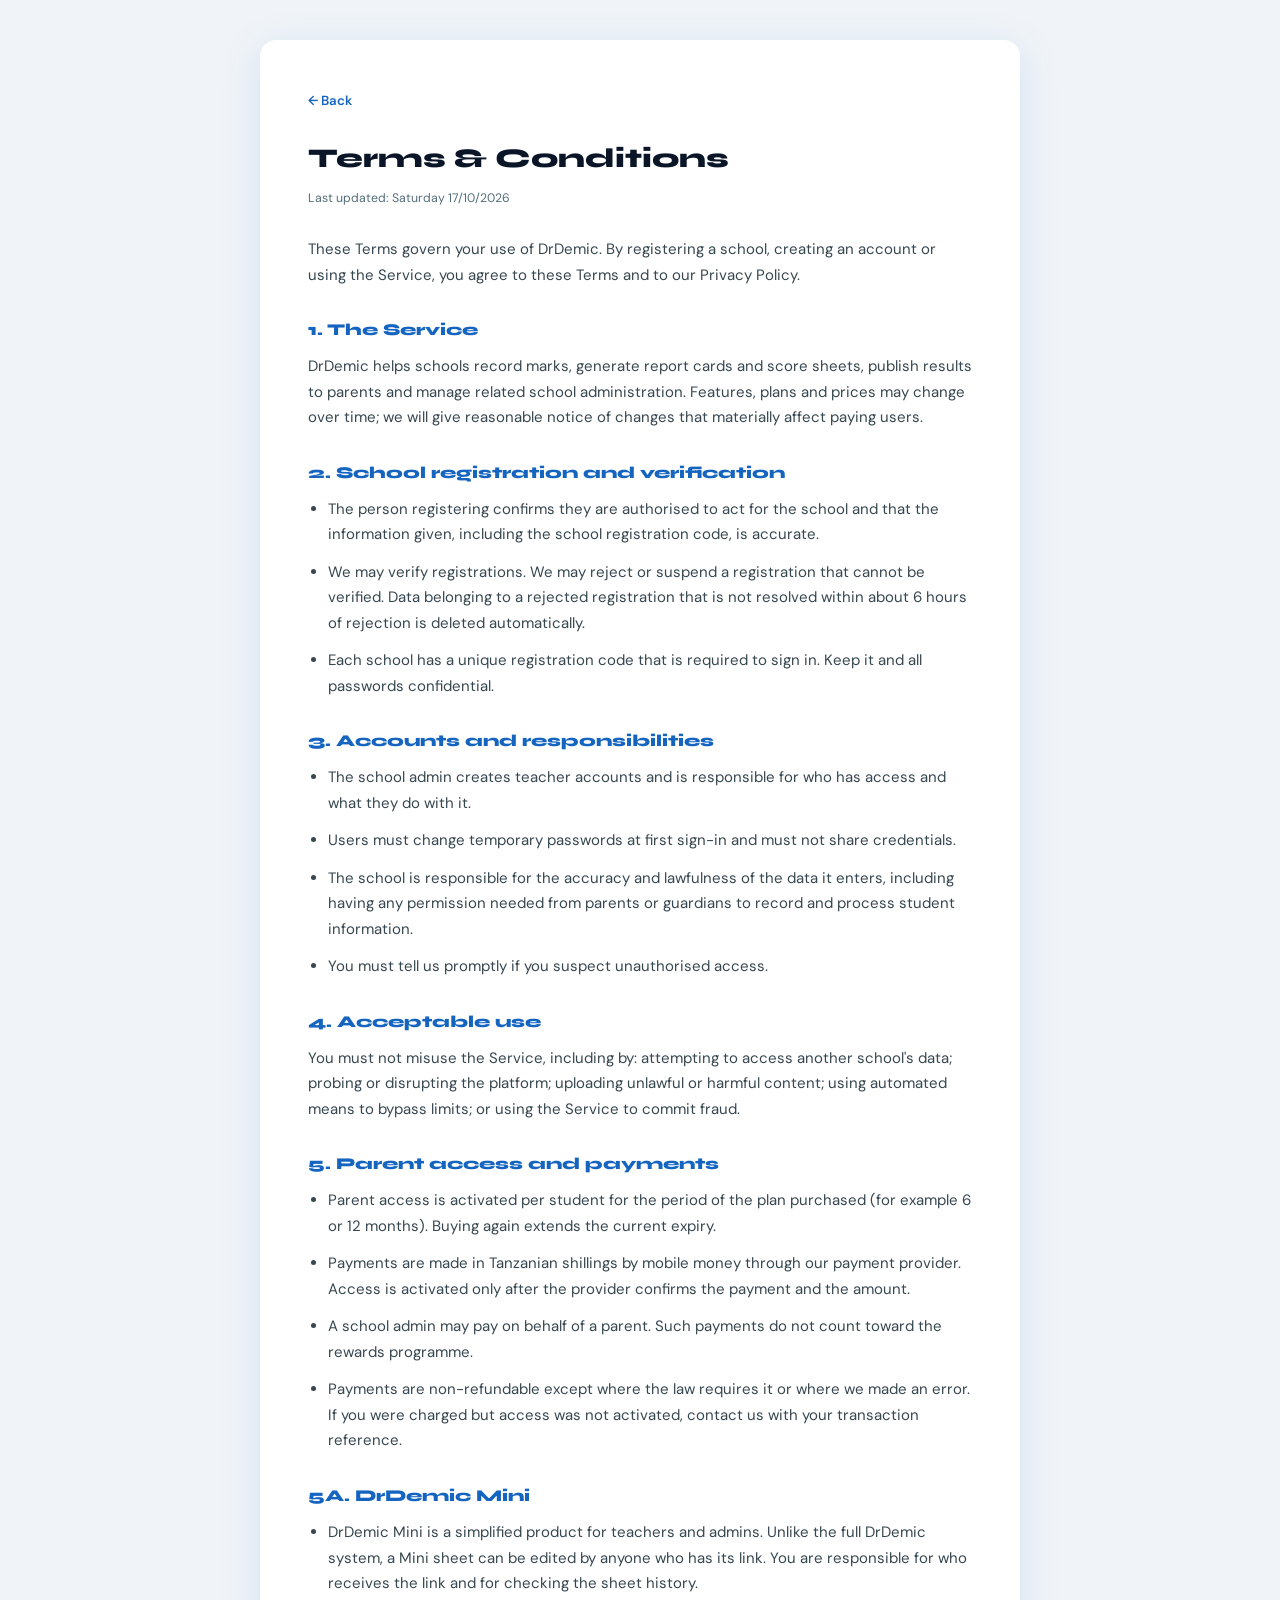
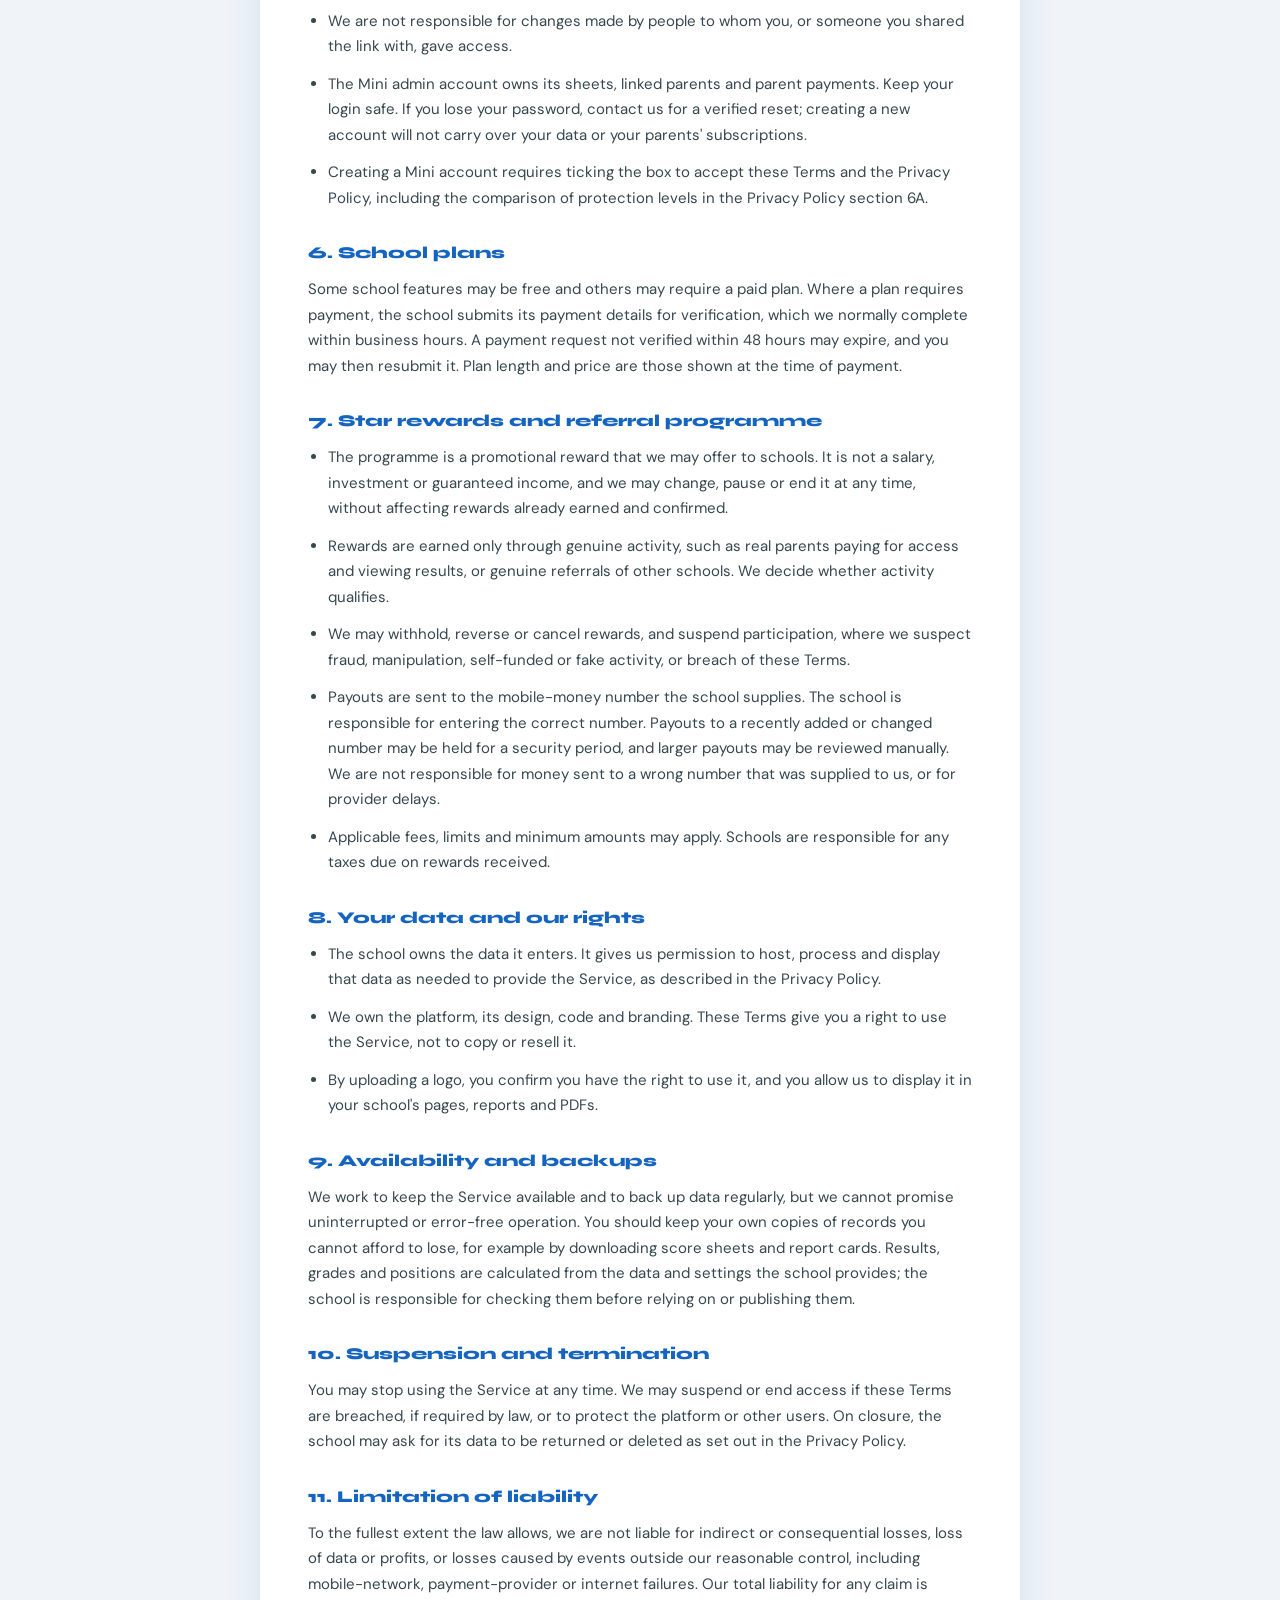
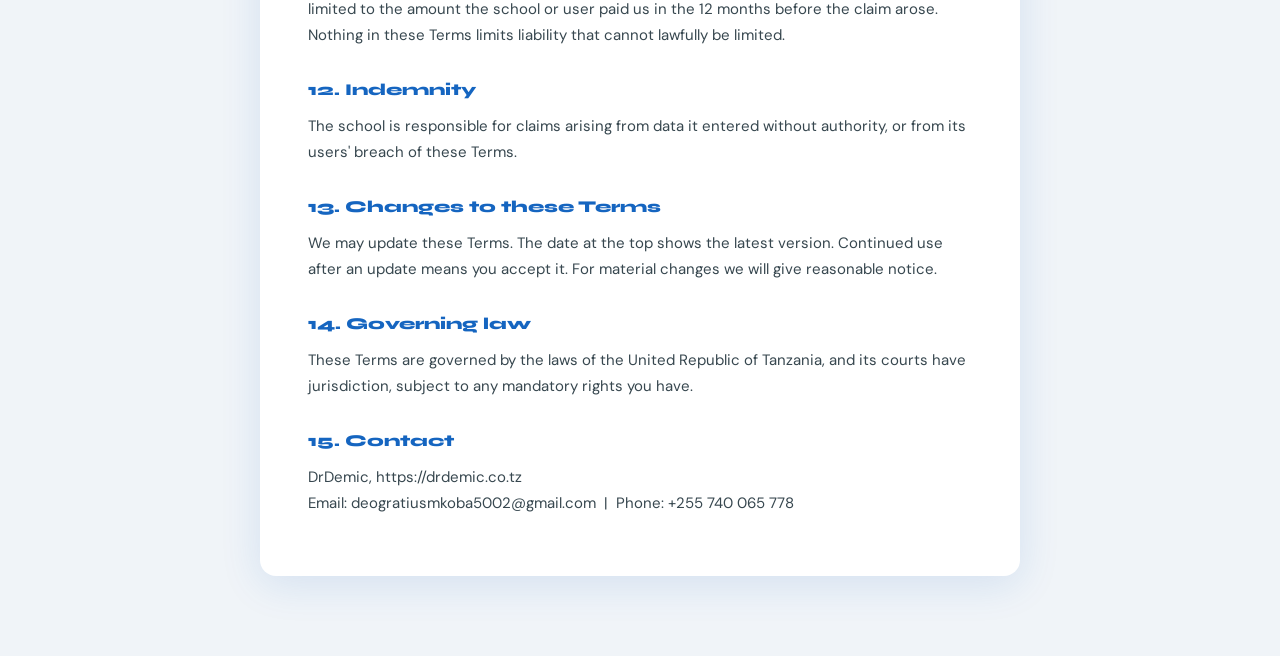
<file: terms.html>
<!DOCTYPE html>
<html lang="en">
<head>
<meta charset="UTF-8"/>
<meta name="viewport" content="width=device-width,initial-scale=1"/>
<title>Terms & Conditions – Drdemic</title>
<link href="https://fonts.googleapis.com/css2?family=DM+Sans:wght@300;400;500;600;700&family=Syne:wght@700;800&display=swap" rel="stylesheet"/>
<link rel="icon" type="image/png" href="/DRDEMIC-LOGO.png">
<style>
*,*::before,*::after{box-sizing:border-box;margin:0;padding:0}
html{font-family:'DM Sans',sans-serif;background:#F0F4F8;color:#0D1B2A;font-size:15px;line-height:1.7}
body{min-height:100vh;padding:40px 16px 80px}
.wrap{max-width:760px;margin:0 auto;background:#fff;border-radius:16px;padding:clamp(24px,5vw,48px);box-shadow:0 8px 40px rgba(21,101,192,.13)}
h1{font-family:'Syne',sans-serif;font-size:1.8rem;font-weight:800;color:#0A1628;margin-bottom:6px}
.updated{font-size:.82rem;color:#546E7A;margin-bottom:28px}
h2{font-family:'Syne',sans-serif;font-size:1.1rem;font-weight:800;color:#1565C0;margin:28px 0 10px}
p,li{color:#37474F;margin-bottom:12px}
ul{padding-left:20px;margin-bottom:12px}
.back{display:inline-block;margin-bottom:24px;color:#1565C0;font-weight:600;text-decoration:none;font-size:.88rem}
</style>
</head>
<body>
<div class="wrap">
  <a href="javascript:history.back()" class="back">← Back</a>
  <h1>Terms &amp; Conditions</h1>
  <div class="updated">Last updated: Saturday 17/10/2026</div>


<p>These Terms govern your use of DrDemic. By registering a school, creating an account or using the Service, you agree to these Terms and to our Privacy Policy.</p>

<h2>1. The Service</h2>
<p>DrDemic helps schools record marks, generate report cards and score sheets, publish results to parents and manage related school administration. Features, plans and prices may change over time; we will give reasonable notice of changes that materially affect paying users.</p>

<h2>2. School registration and verification</h2>
<ul>
  <li>The person registering confirms they are authorised to act for the school and that the information given, including the school registration code, is accurate.</li>
  <li>We may verify registrations. We may reject or suspend a registration that cannot be verified. Data belonging to a rejected registration that is not resolved within about 6 hours of rejection is deleted automatically.</li>
  <li>Each school has a unique registration code that is required to sign in. Keep it and all passwords confidential.</li>
</ul>

<h2>3. Accounts and responsibilities</h2>
<ul>
  <li>The school admin creates teacher accounts and is responsible for who has access and what they do with it.</li>
  <li>Users must change temporary passwords at first sign-in and must not share credentials.</li>
  <li>The school is responsible for the accuracy and lawfulness of the data it enters, including having any permission needed from parents or guardians to record and process student information.</li>
  <li>You must tell us promptly if you suspect unauthorised access.</li>
</ul>

<h2>4. Acceptable use</h2>
<p>You must not misuse the Service, including by: attempting to access another school's data; probing or disrupting the platform; uploading unlawful or harmful content; using automated means to bypass limits; or using the Service to commit fraud.</p>

<h2>5. Parent access and payments</h2>
<ul>
  <li>Parent access is activated per student for the period of the plan purchased (for example 6 or 12 months). Buying again extends the current expiry.</li>
  <li>Payments are made in Tanzanian shillings by mobile money through our payment provider. Access is activated only after the provider confirms the payment and the amount.</li>
  <li>A school admin may pay on behalf of a parent. Such payments do not count toward the rewards programme.</li>
  <li>Payments are non-refundable except where the law requires it or where we made an error. If you were charged but access was not activated, contact us with your transaction reference.</li>
</ul>

<h2>5A. DrDemic Mini</h2>
<ul>
  <li>DrDemic Mini is a simplified product for teachers and admins. Unlike the full DrDemic system, a Mini sheet can be edited by anyone who has its link. You are responsible for who receives the link and for checking the sheet history.</li>
  <li>We are not responsible for changes made by people to whom you, or someone you shared the link with, gave access.</li>
  <li>The Mini admin account owns its sheets, linked parents and parent payments. Keep your login safe. If you lose your password, contact us for a verified reset; creating a new account will not carry over your data or your parents' subscriptions.</li>
  <li>Creating a Mini account requires ticking the box to accept these Terms and the Privacy Policy, including the comparison of protection levels in the Privacy Policy section 6A.</li>
</ul>

<h2>6. School plans</h2>
<p>Some school features may be free and others may require a paid plan. Where a plan requires payment, the school submits its payment details for verification, which we normally complete within business hours. A payment request not verified within 48 hours may expire, and you may then resubmit it. Plan length and price are those shown at the time of payment.</p>

<h2>7. Star rewards and referral programme</h2>
<ul>
  <li>The programme is a promotional reward that we may offer to schools. It is not a salary, investment or guaranteed income, and we may change, pause or end it at any time, without affecting rewards already earned and confirmed.</li>
  <li>Rewards are earned only through genuine activity, such as real parents paying for access and viewing results, or genuine referrals of other schools. We decide whether activity qualifies.</li>
  <li>We may withhold, reverse or cancel rewards, and suspend participation, where we suspect fraud, manipulation, self-funded or fake activity, or breach of these Terms.</li>
  <li>Payouts are sent to the mobile-money number the school supplies. The school is responsible for entering the correct number. Payouts to a recently added or changed number may be held for a security period, and larger payouts may be reviewed manually. We are not responsible for money sent to a wrong number that was supplied to us, or for provider delays.</li>
  <li>Applicable fees, limits and minimum amounts may apply. Schools are responsible for any taxes due on rewards received.</li>
</ul>

<h2>8. Your data and our rights</h2>
<ul>
  <li>The school owns the data it enters. It gives us permission to host, process and display that data as needed to provide the Service, as described in the Privacy Policy.</li>
  <li>We own the platform, its design, code and branding. These Terms give you a right to use the Service, not to copy or resell it.</li>
  <li>By uploading a logo, you confirm you have the right to use it, and you allow us to display it in your school's pages, reports and PDFs.</li>
</ul>

<h2>9. Availability and backups</h2>
<p>We work to keep the Service available and to back up data regularly, but we cannot promise uninterrupted or error-free operation. You should keep your own copies of records you cannot afford to lose, for example by downloading score sheets and report cards. Results, grades and positions are calculated from the data and settings the school provides; the school is responsible for checking them before relying on or publishing them.</p>

<h2>10. Suspension and termination</h2>
<p>You may stop using the Service at any time. We may suspend or end access if these Terms are breached, if required by law, or to protect the platform or other users. On closure, the school may ask for its data to be returned or deleted as set out in the Privacy Policy.</p>

<h2>11. Limitation of liability</h2>
<p>To the fullest extent the law allows, we are not liable for indirect or consequential losses, loss of data or profits, or losses caused by events outside our reasonable control, including mobile-network, payment-provider or internet failures. Our total liability for any claim is limited to the amount the school or user paid us in the 12 months before the claim arose. Nothing in these Terms limits liability that cannot lawfully be limited.</p>

<h2>12. Indemnity</h2>
<p>The school is responsible for claims arising from data it entered without authority, or from its users' breach of these Terms.</p>

<h2>13. Changes to these Terms</h2>
<p>We may update these Terms. The date at the top shows the latest version. Continued use after an update means you accept it. For material changes we will give reasonable notice.</p>

<h2>14. Governing law</h2>
<p>These Terms are governed by the laws of the United Republic of Tanzania, and its courts have jurisdiction, subject to any mandatory rights you have.</p>

<h2>15. Contact</h2>
<p>DrDemic, https://drdemic.co.tz<br/>Email: deogratiusmkoba5002@gmail.com &nbsp;|&nbsp; Phone: +255 740 065 778</p>


</div>
</body>
</html>
</file>
